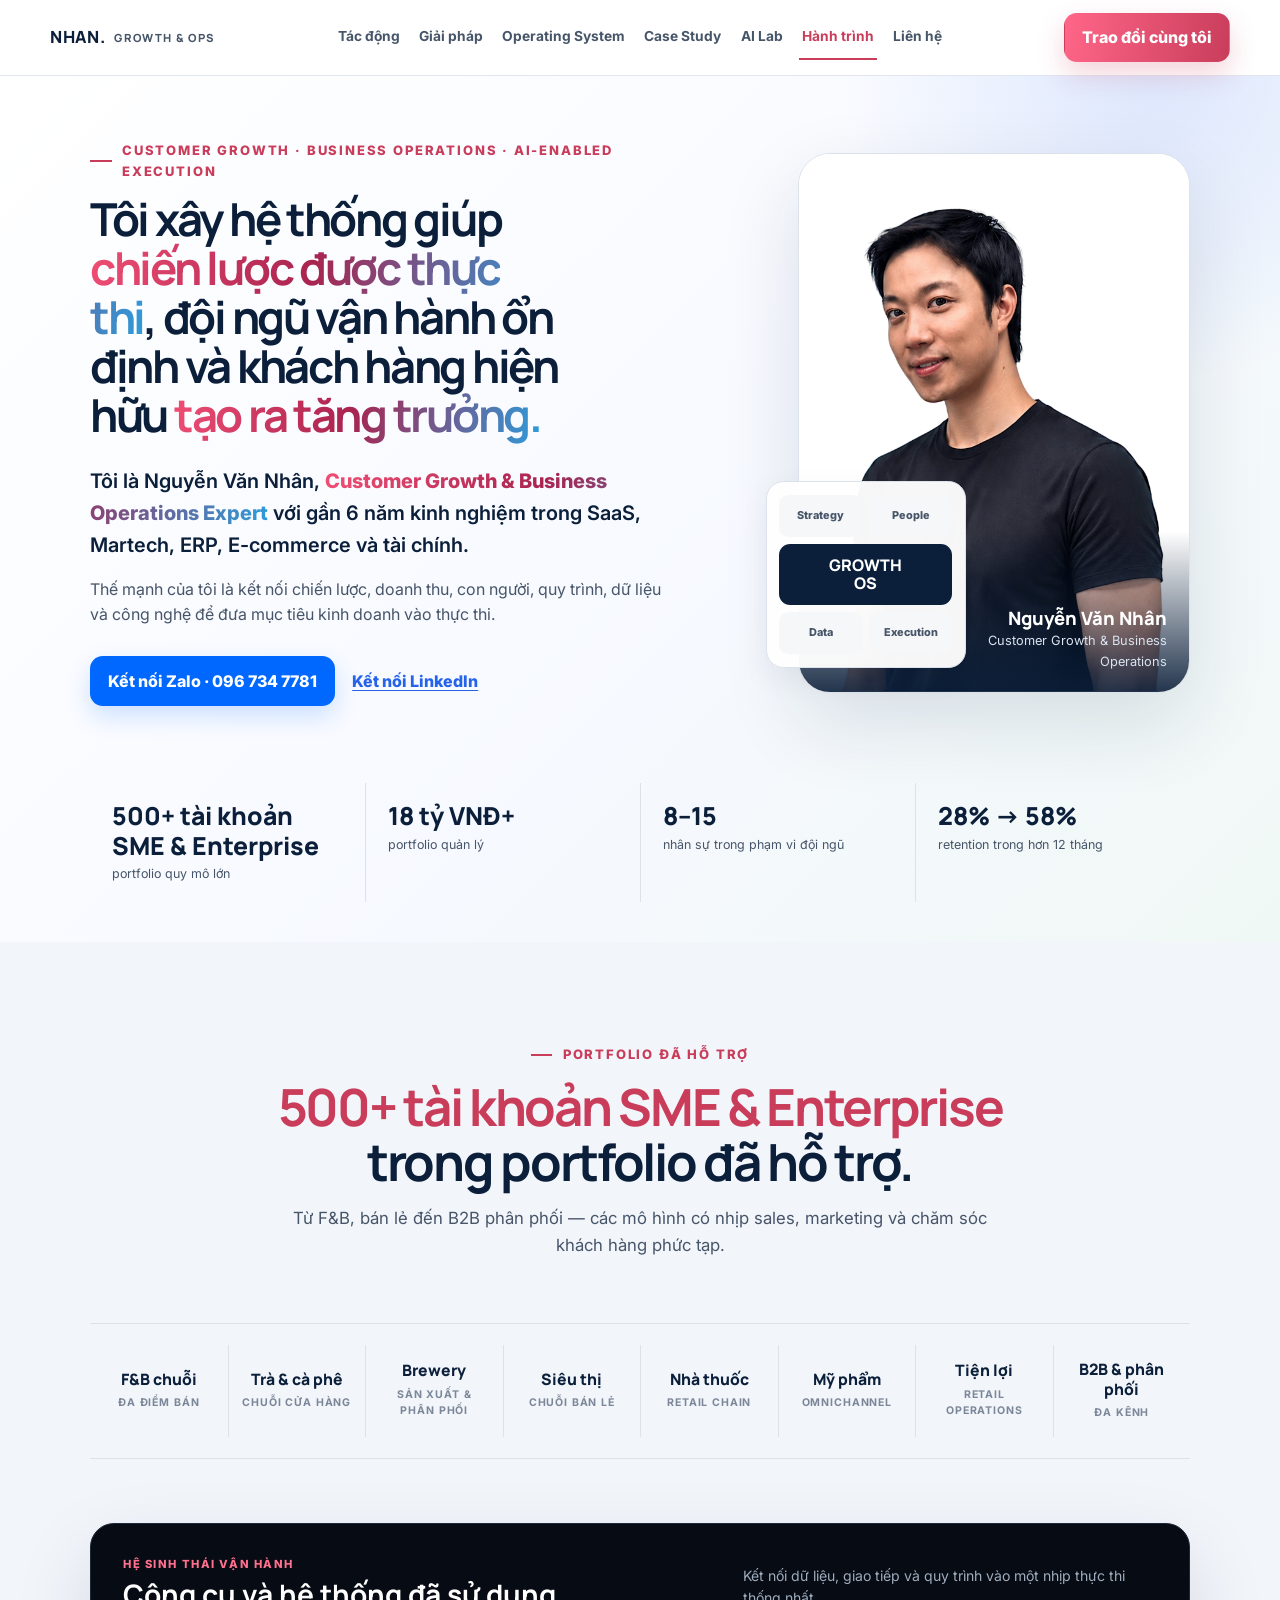
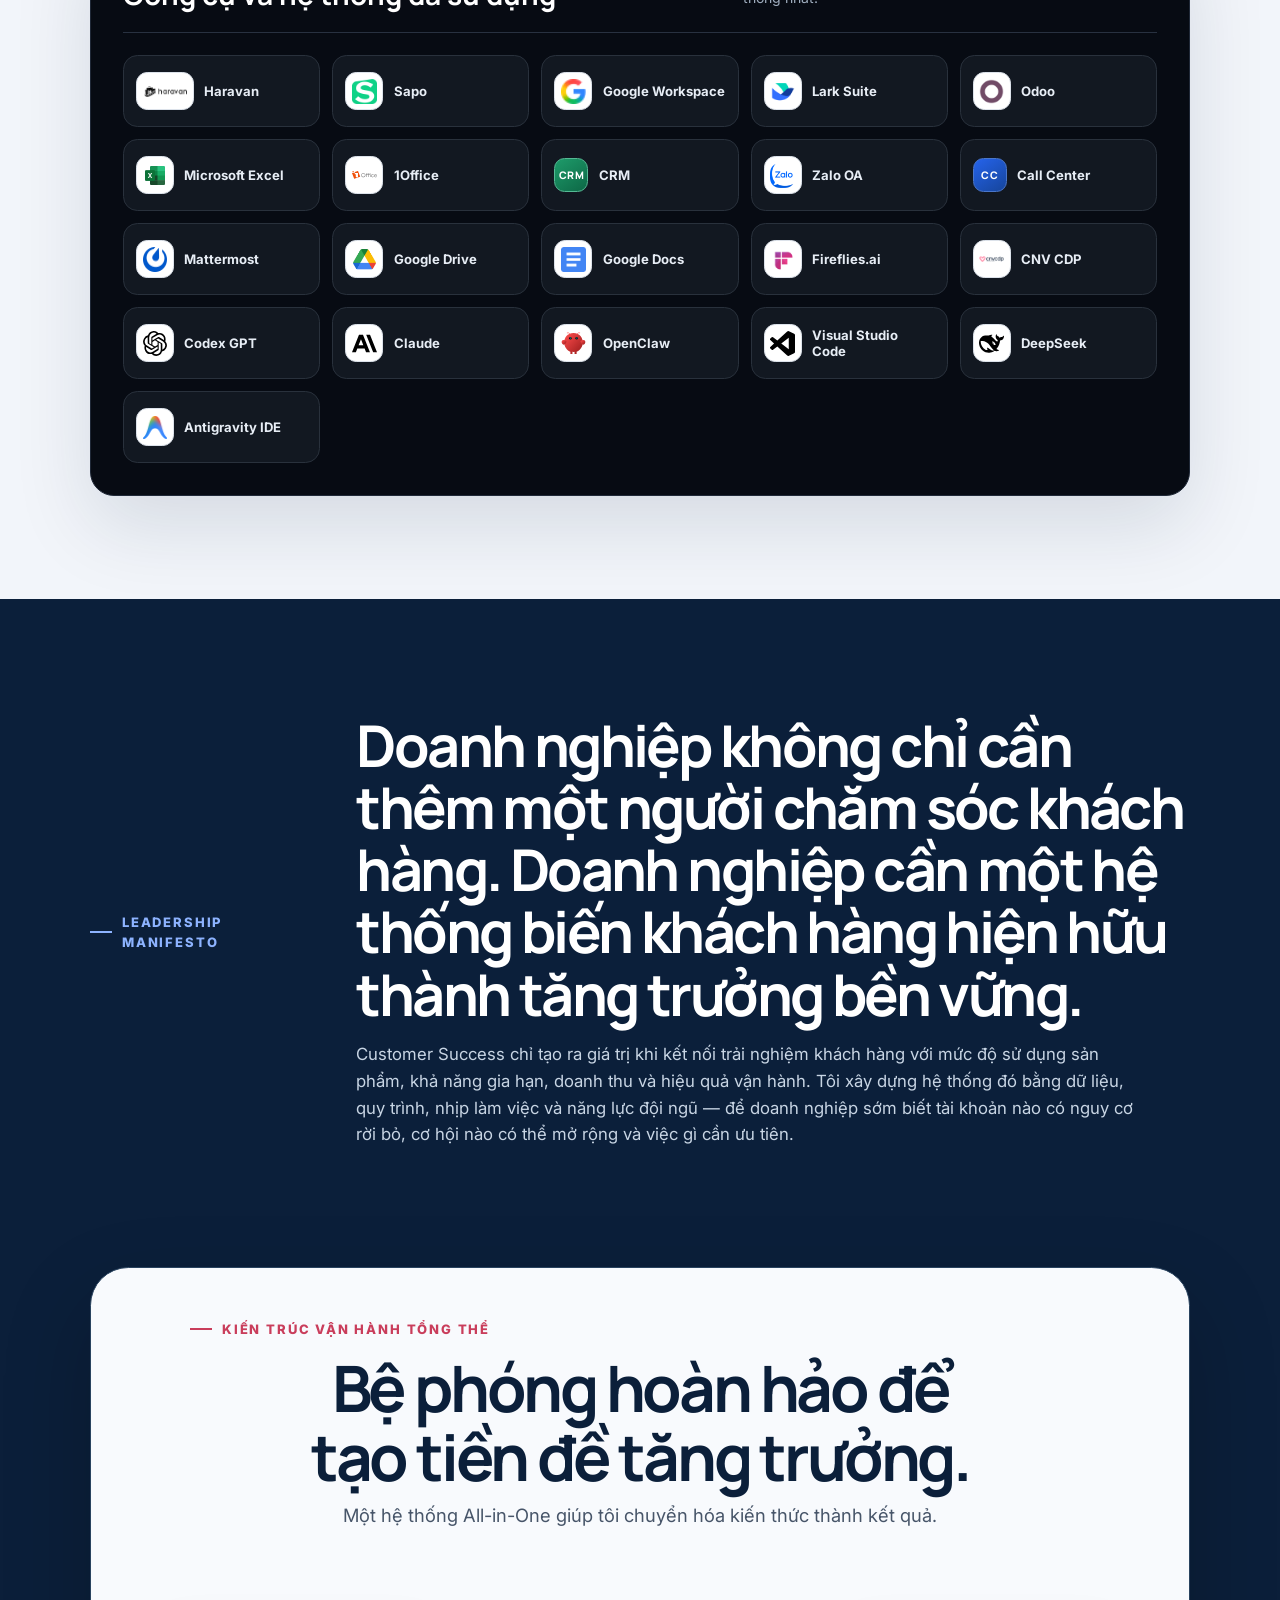
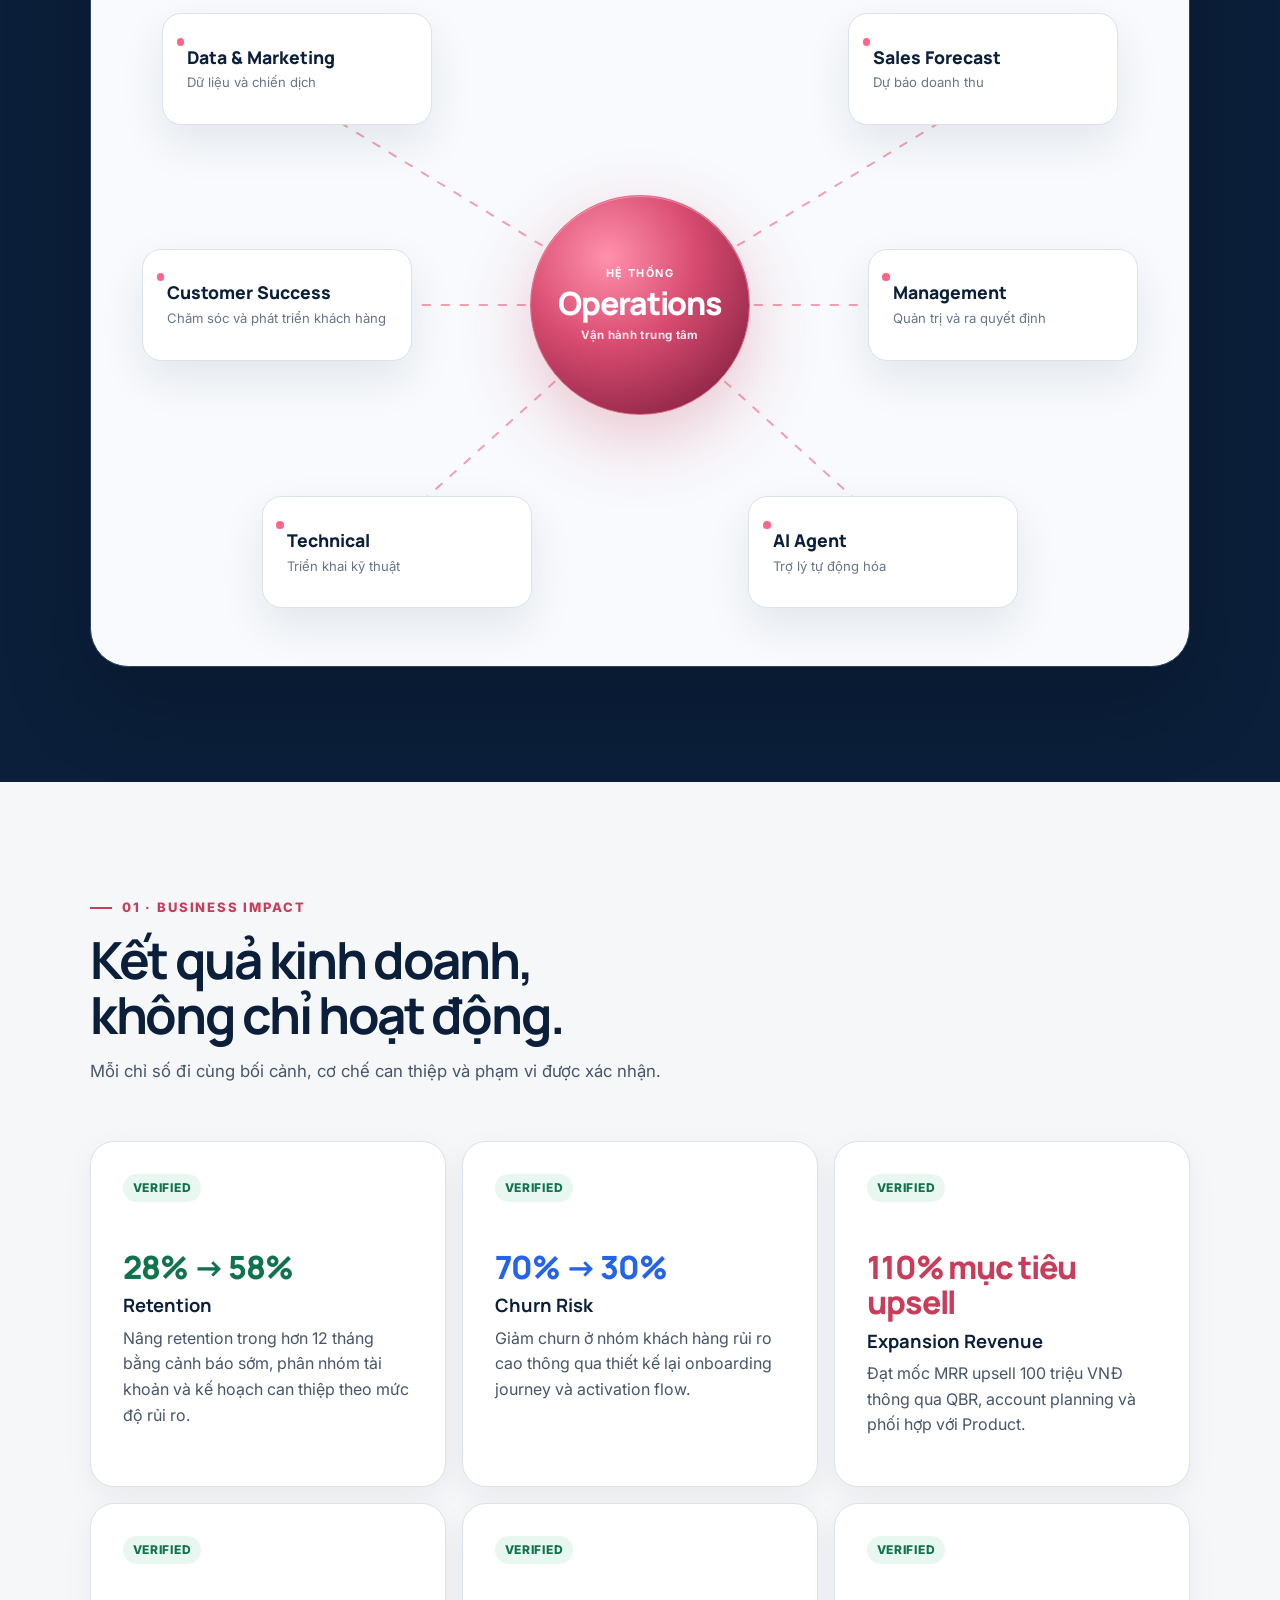
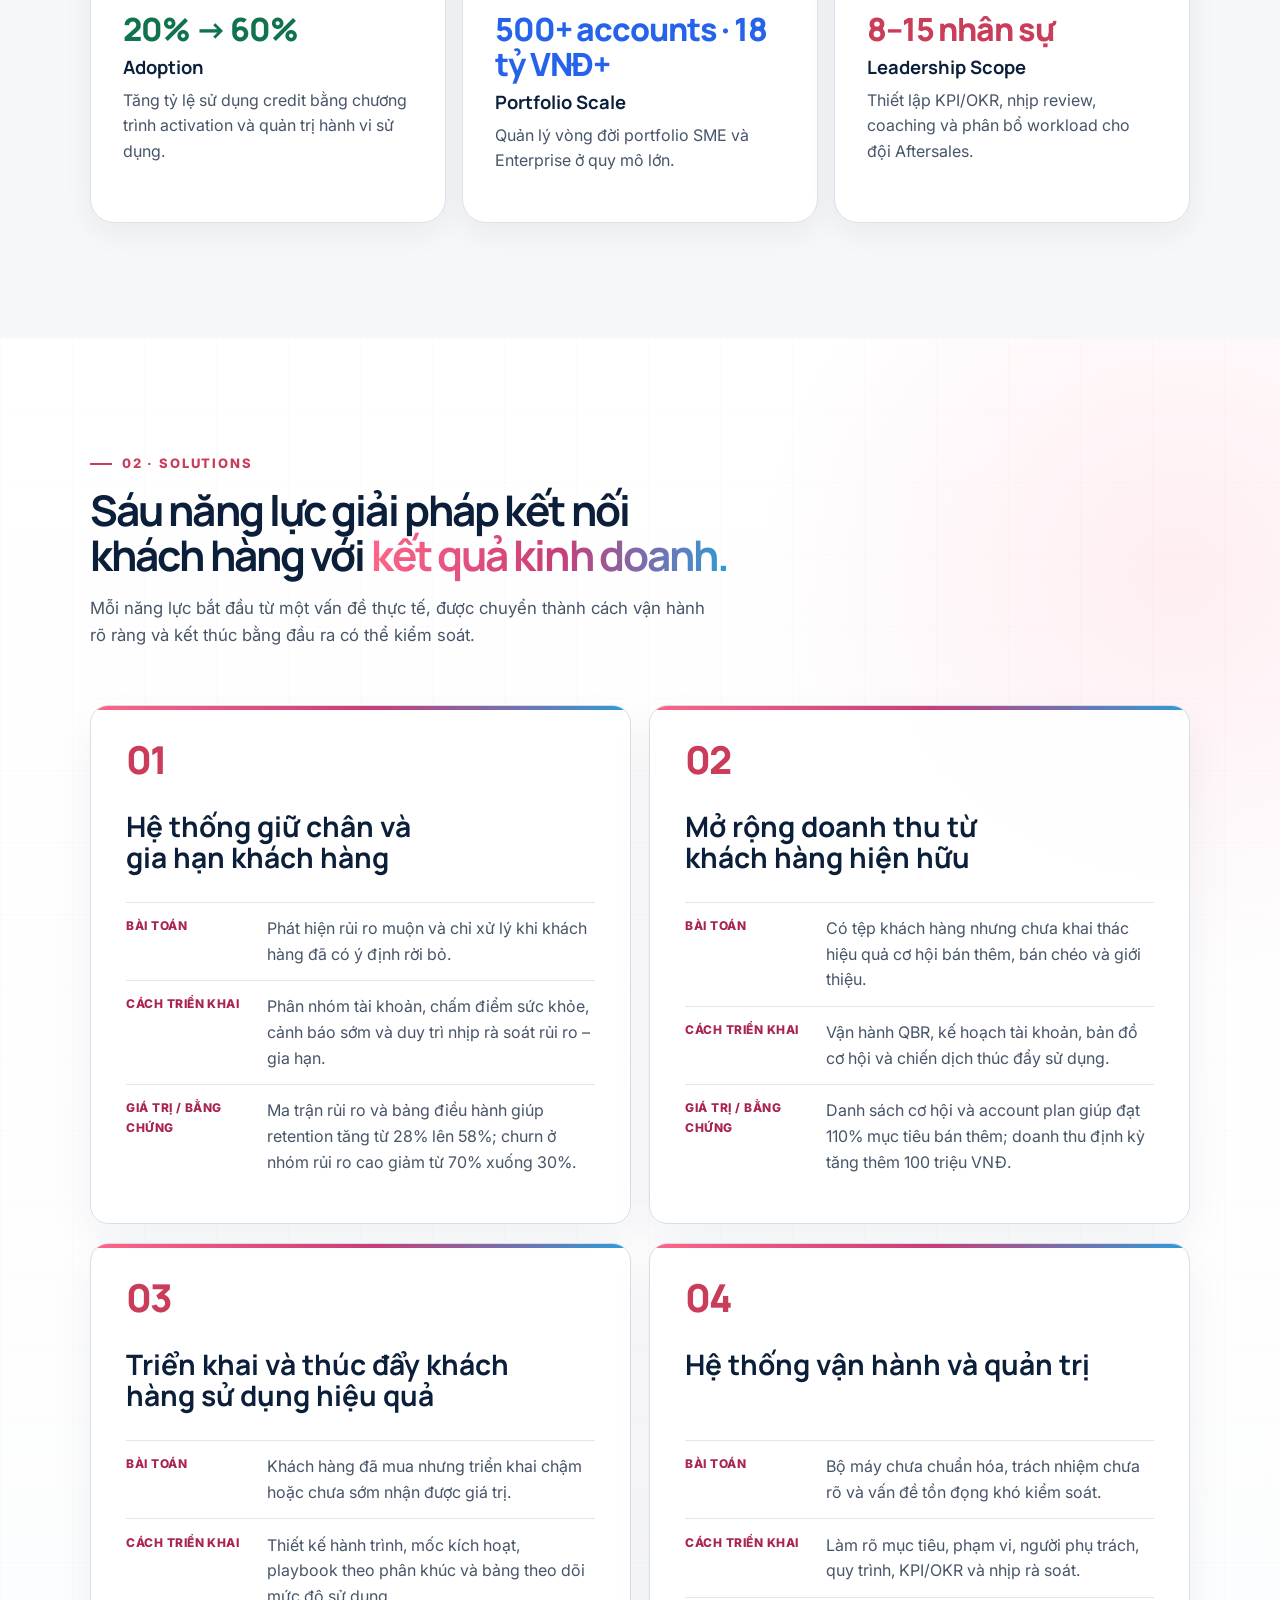
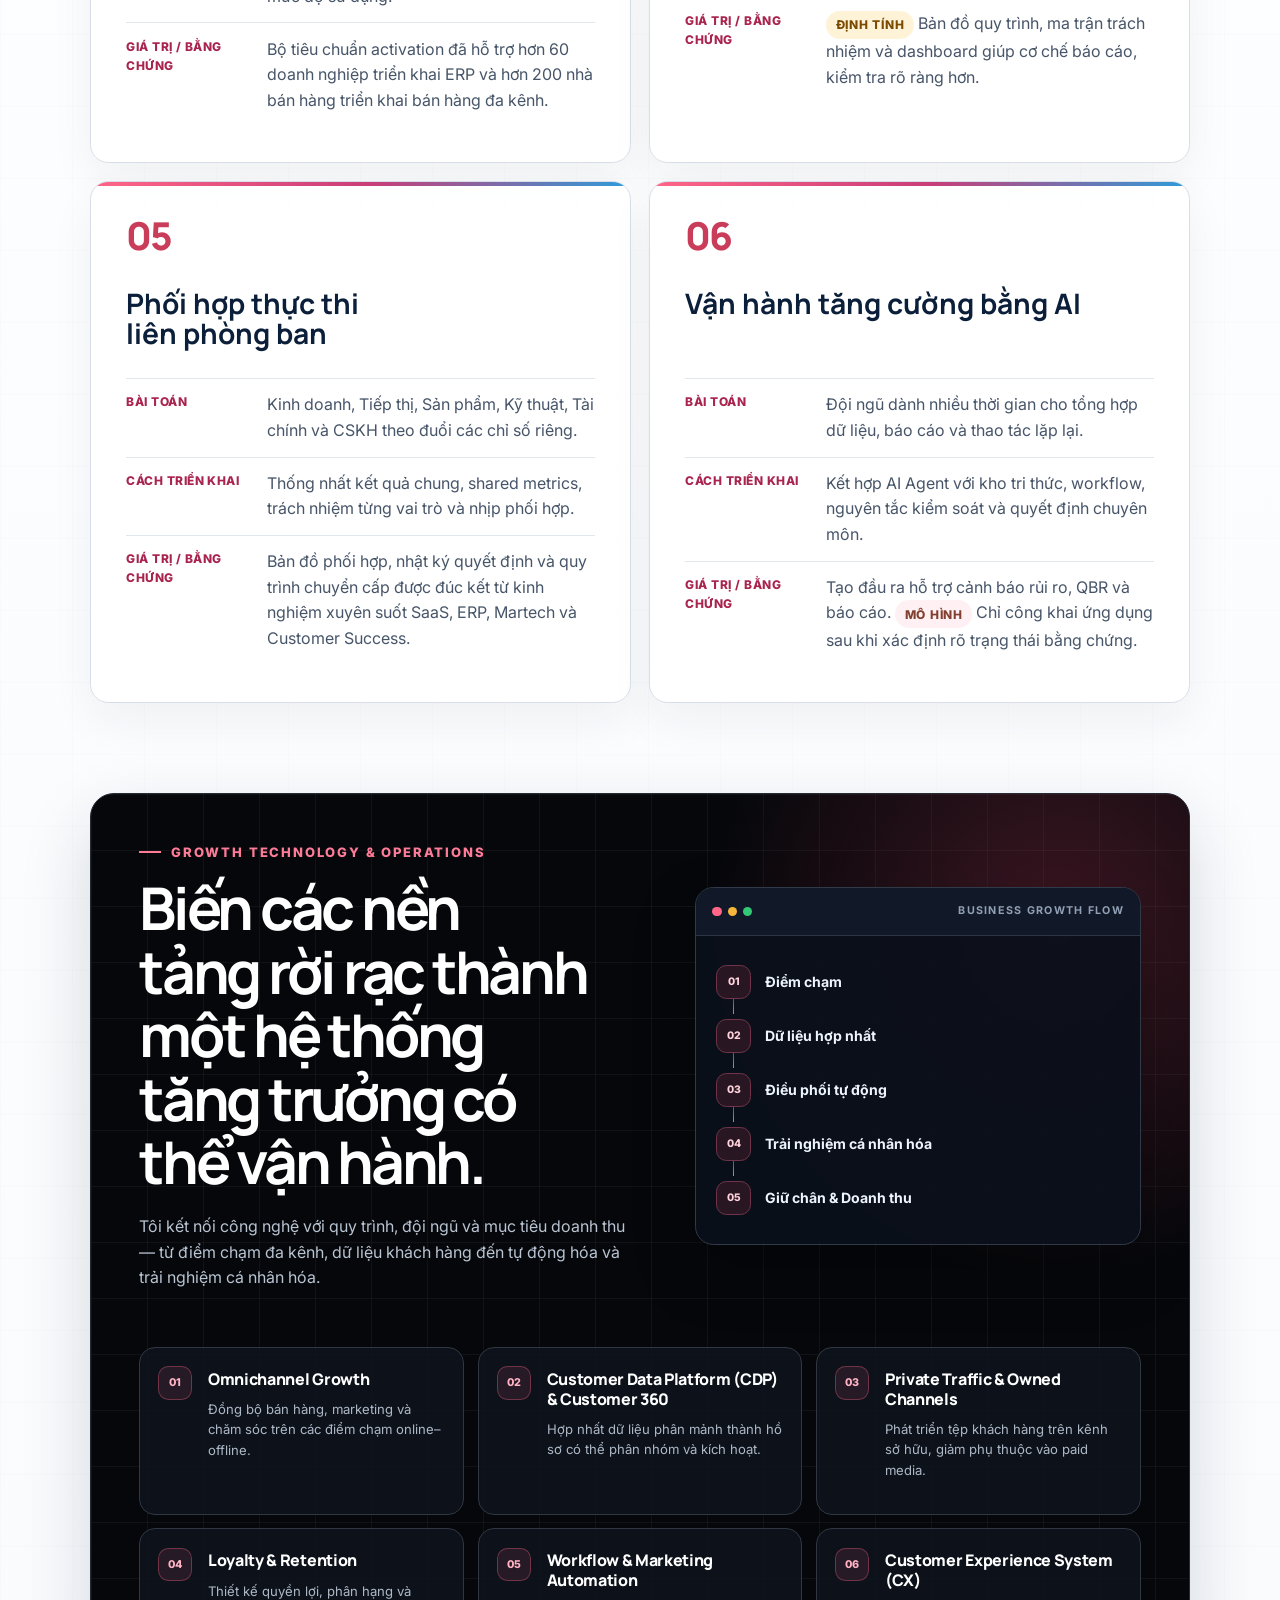
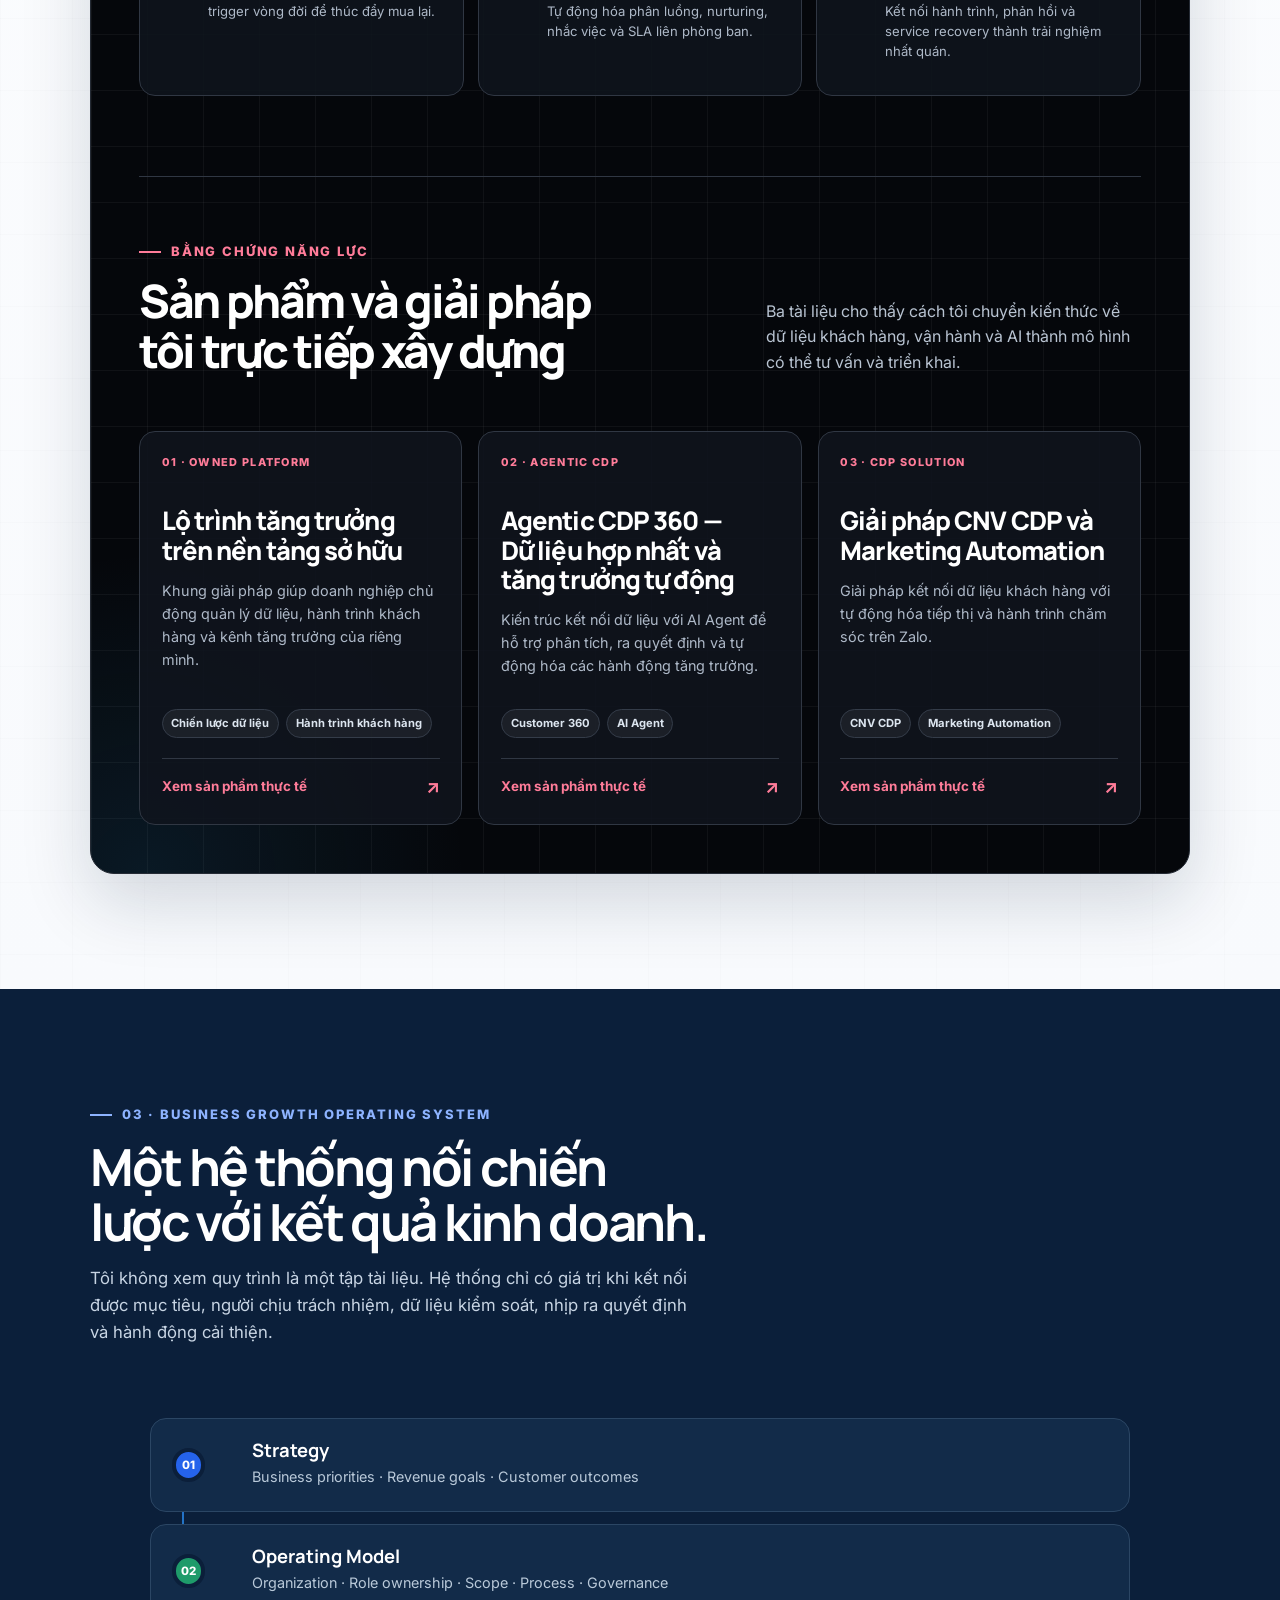
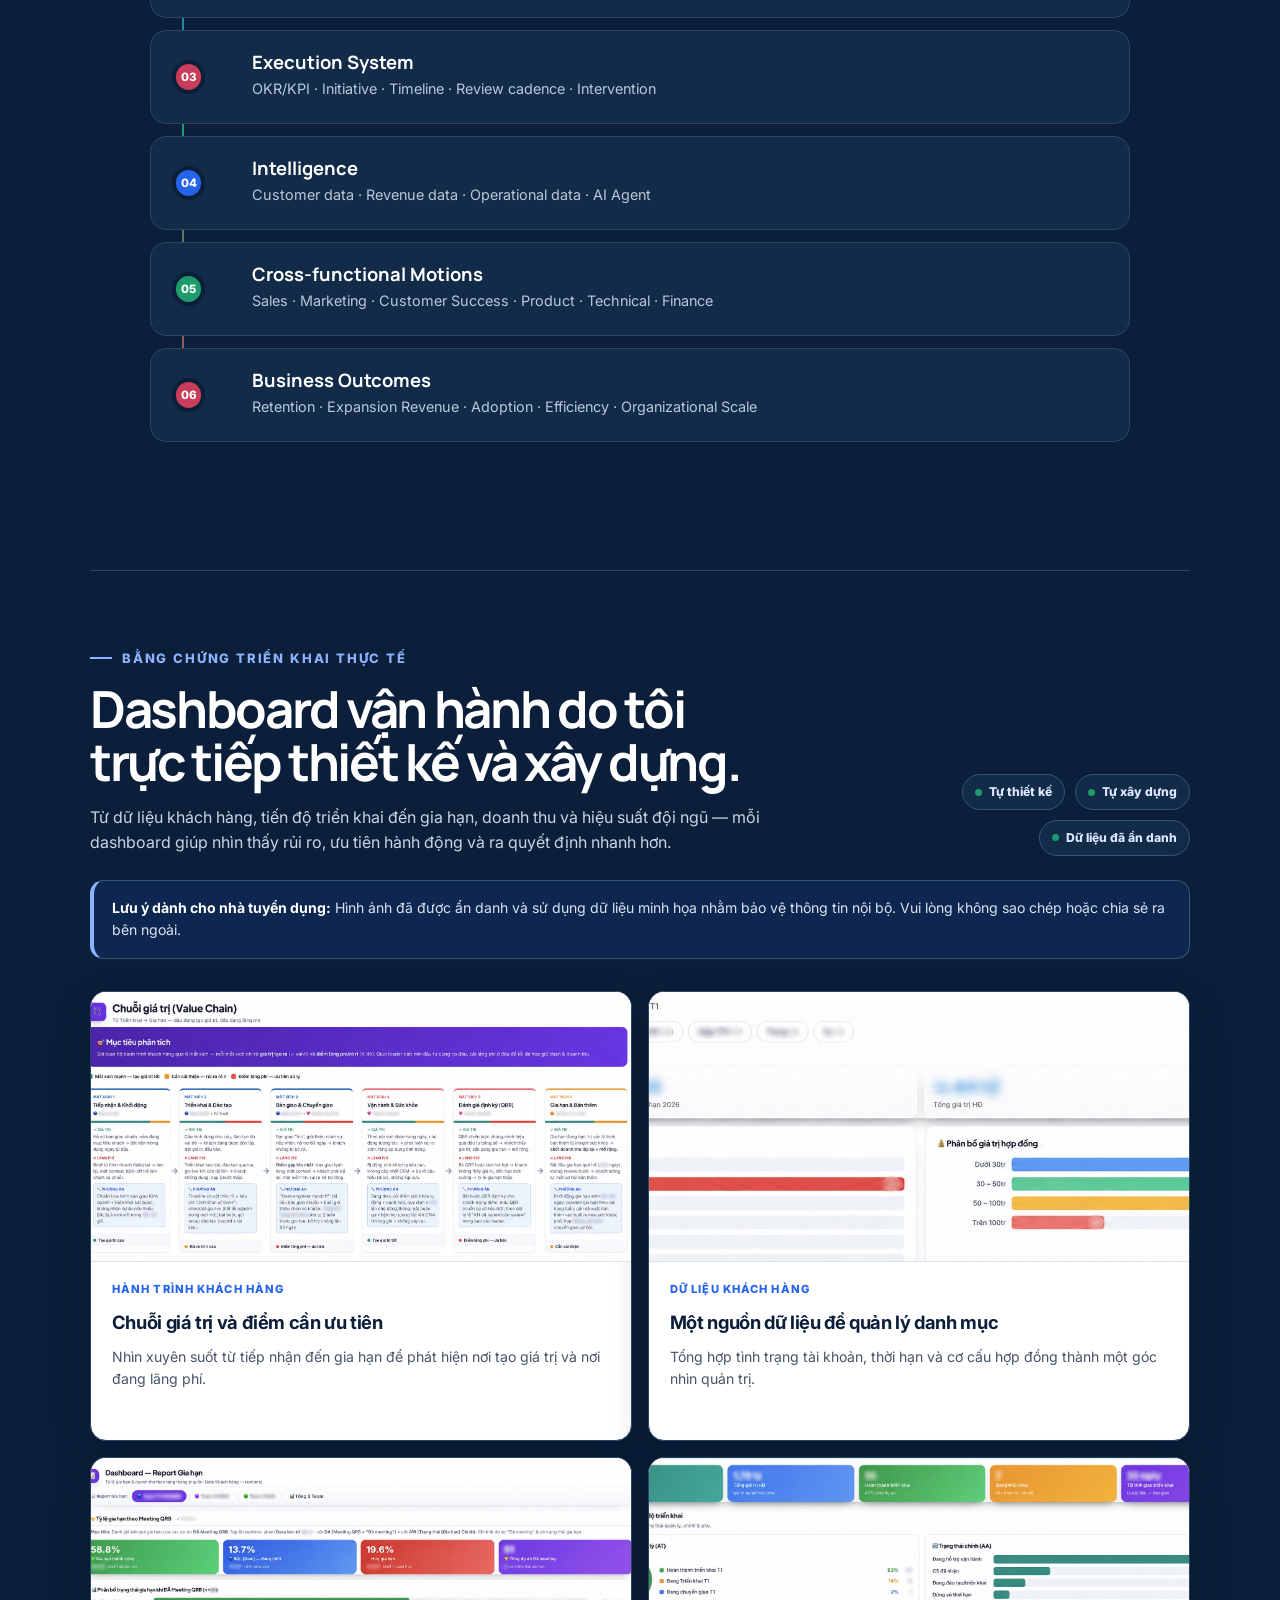
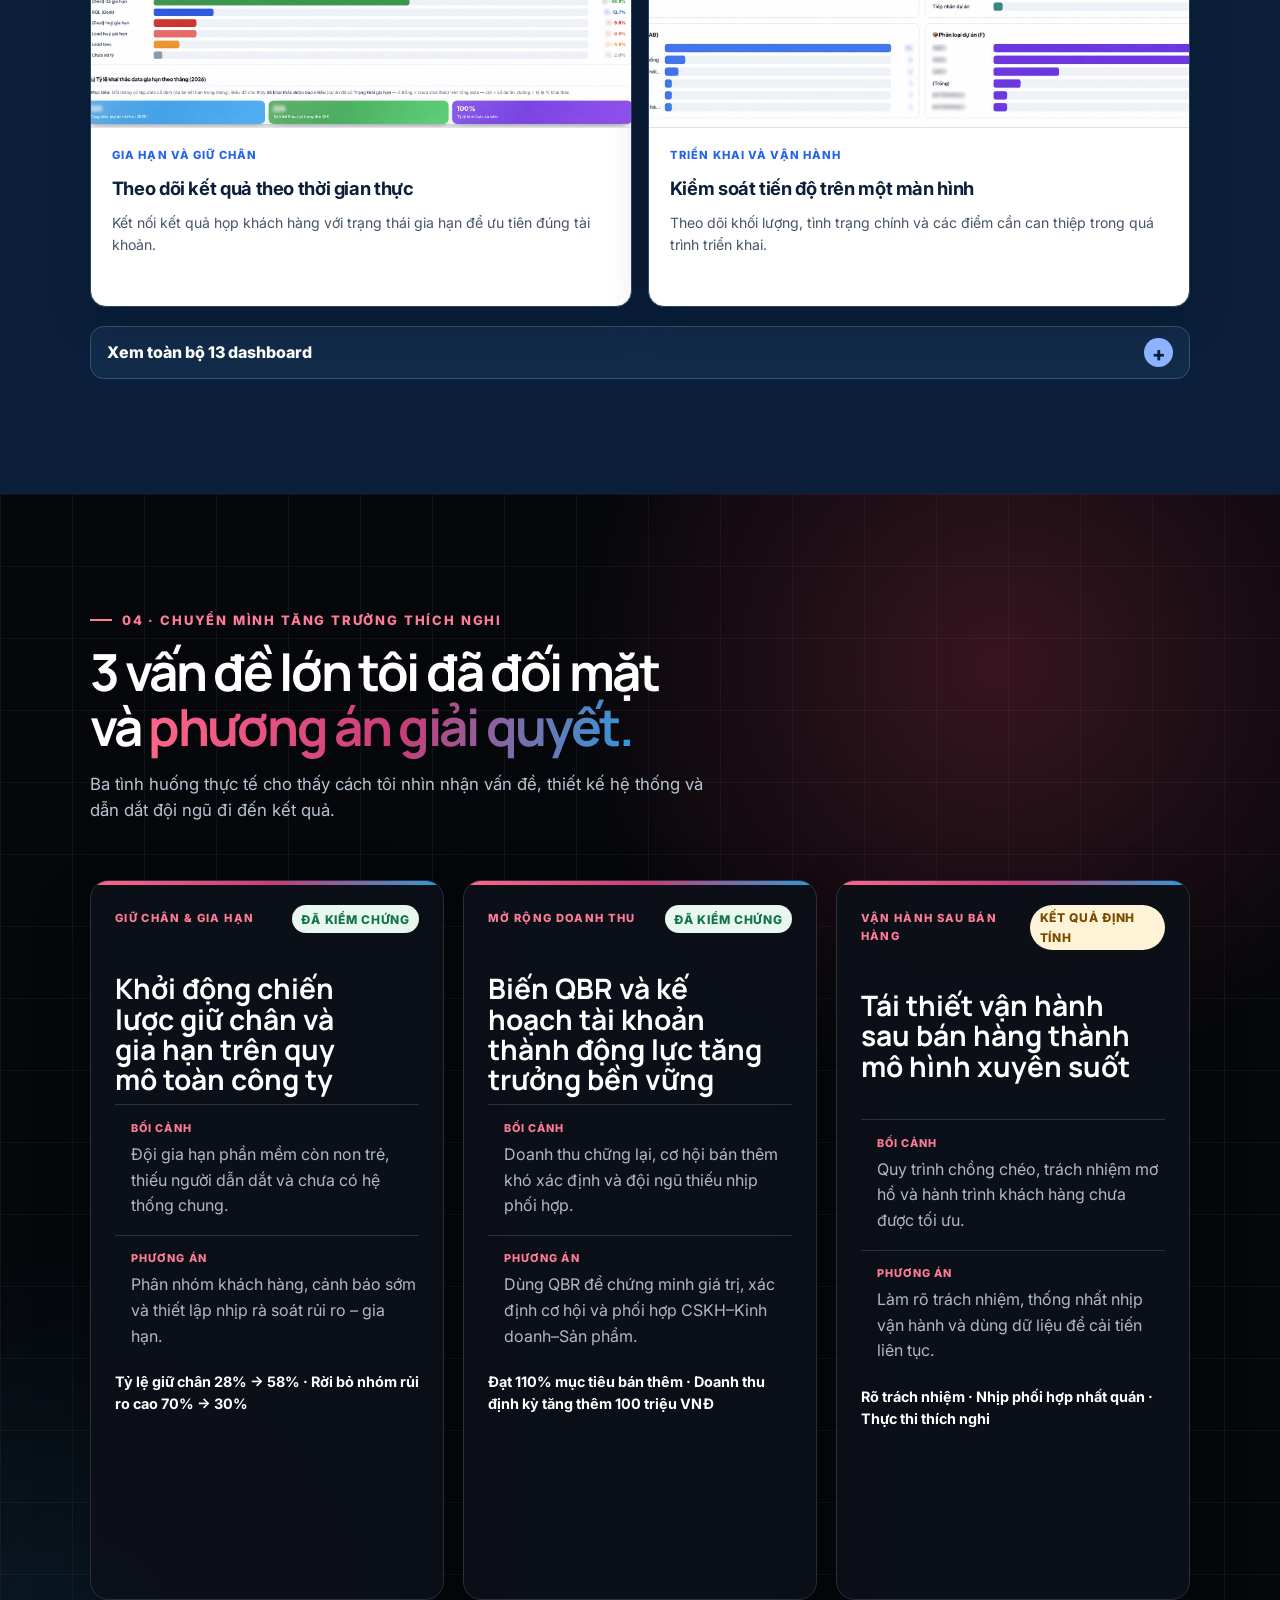
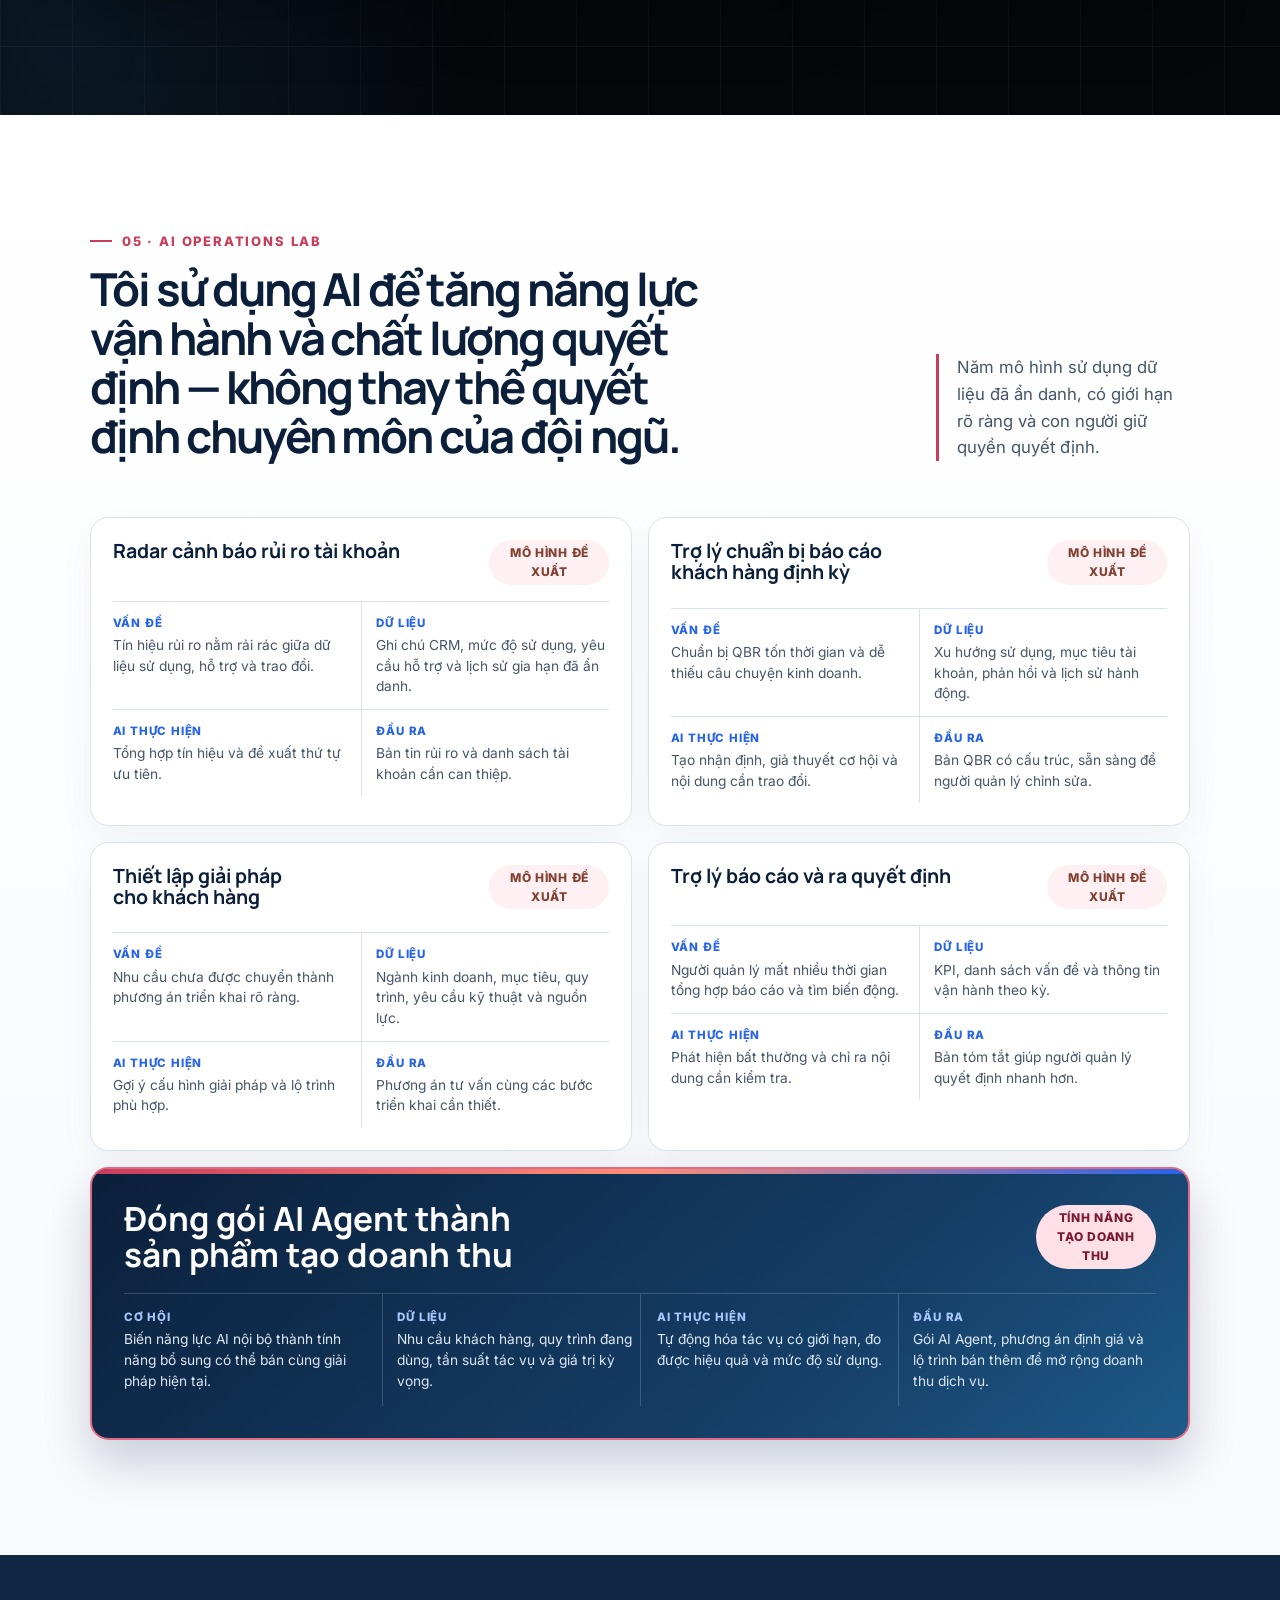
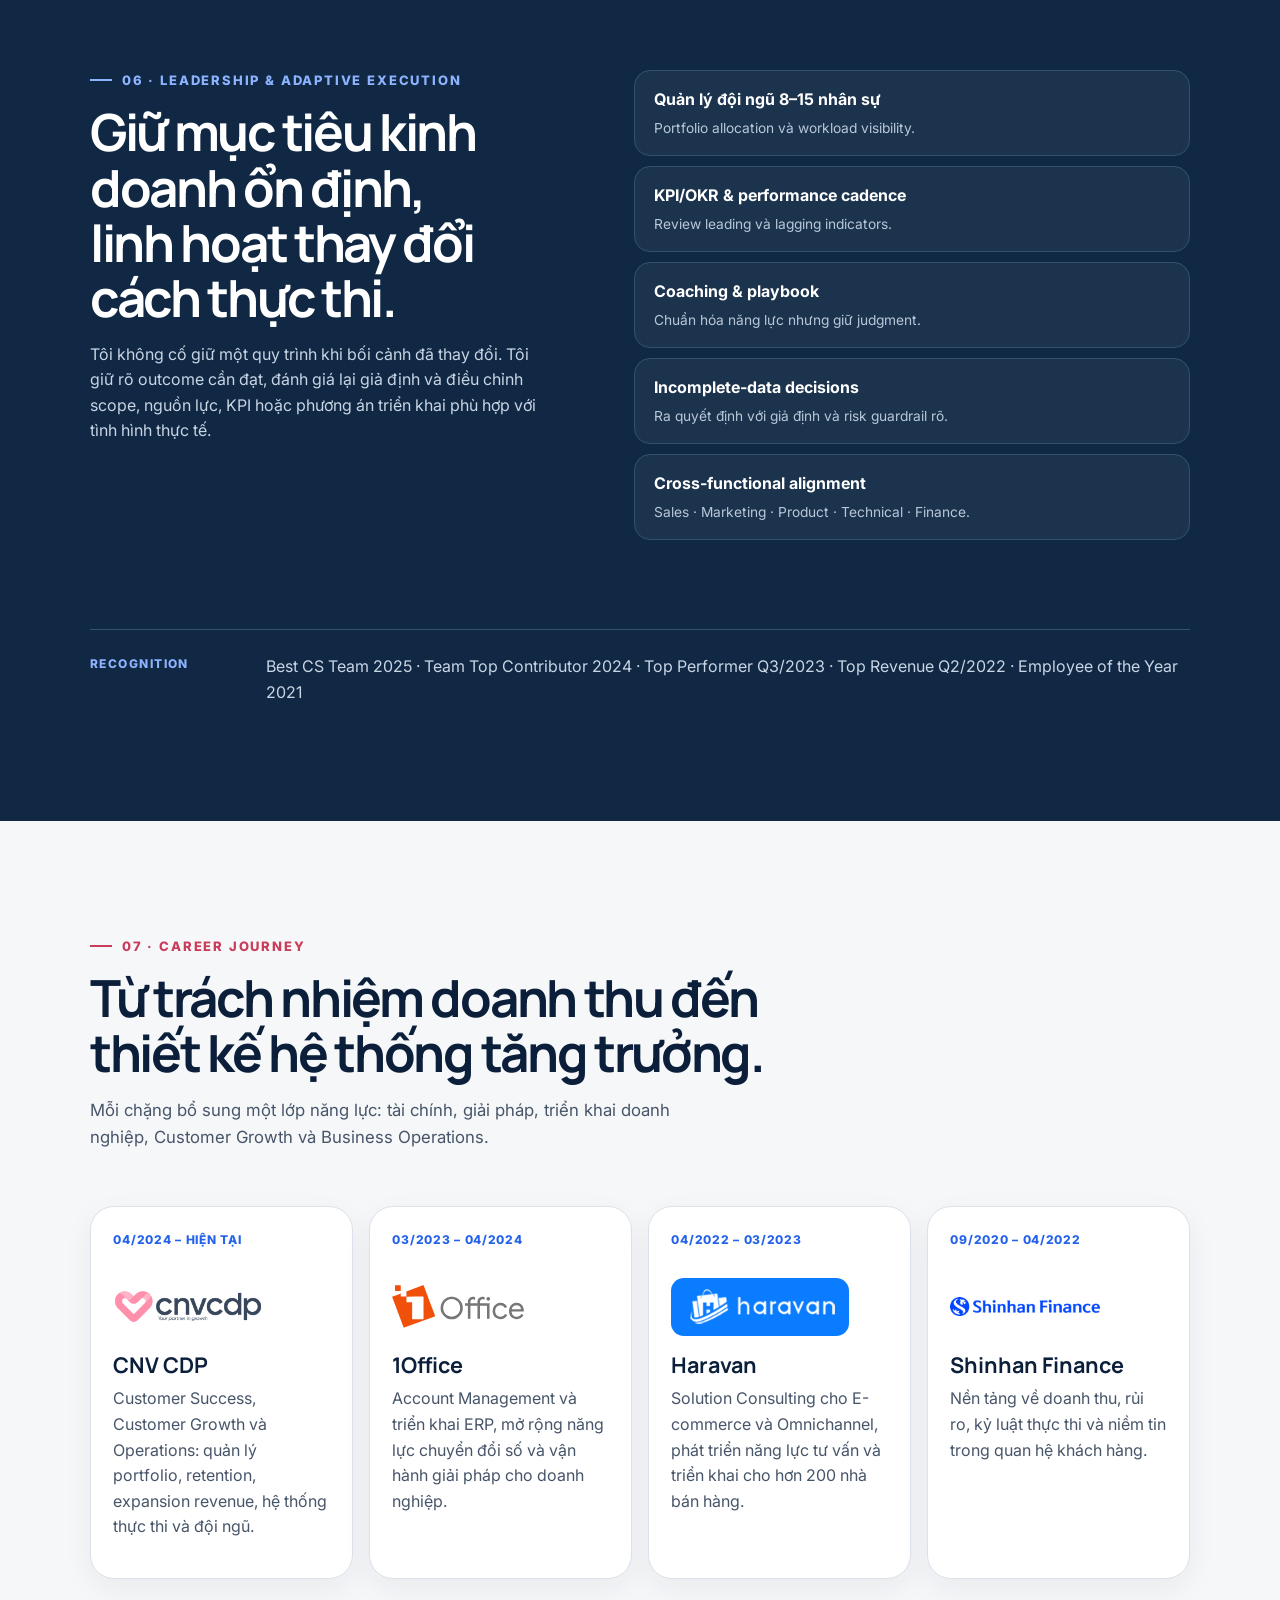
<file: index.html>
<!doctype html>
<html lang="vi">
  <head>
    <meta charset="utf-8">
    <meta name="viewport" content="width=device-width, initial-scale=1">
    <meta name="description" content="Portfolio của Nguyễn Văn Nhân — Customer Growth &amp; Business Operations Expert với kinh nghiệm xây hệ thống retention, expansion revenue, Customer Success Operations và AI-enabled execution.">
    <link rel="canonical" href="https://friendvannhan-hue.github.io/nguyen-van-nhan-portfolio/">
    <meta property="og:type" content="website">
    <meta property="og:locale" content="vi_VN">
    <meta property="og:title" content="Nguyễn Văn Nhân | Customer Growth &amp; Business Operations Expert">
    <meta property="og:description" content="Customer Growth, retention, expansion revenue, Business Operations và AI-enabled execution.">
    <meta property="og:url" content="https://friendvannhan-hue.github.io/nguyen-van-nhan-portfolio/">
    <meta property="og:image" content="https://friendvannhan-hue.github.io/nguyen-van-nhan-portfolio/assets/images/og-portfolio.png">
    <meta name="twitter:card" content="summary_large_image">
    <title>Nguyễn Văn Nhân | Customer Growth &amp; Business Operations Expert</title>
    <link rel="icon" href="assets/images/favicon.svg" type="image/svg+xml">
    <link rel="stylesheet" href="assets/css/styles.css">
  </head>
  <body>
    <a class="skip-link" href="#main-content">Bỏ qua điều hướng</a>
    <header class="site-header">
      <a class="wordmark" href="#hero" aria-label="Nguyễn Văn Nhân — về đầu trang">NHAN.<span>GROWTH &amp; OPS</span></a>
      <details class="nav-disclosure" open data-nav-disclosure>
        <summary data-menu-toggle>Menu</summary>
        <nav id="primary-navigation" data-primary-nav aria-label="Điều hướng chính">
          <a data-section-link href="#impact">Tác động</a>
          <a data-section-link href="#solutions">Giải pháp</a>
          <a data-section-link href="#operating-system">Operating System</a>
          <a data-section-link href="#case-studies">Case Study</a>
          <a data-section-link href="#ai-lab">AI Lab</a>
          <a data-section-link href="#experience">Hành trình</a>
          <a data-section-link href="#contact">Liên hệ</a>
        </nav>
      </details>
      <a class="header-cta" href="#contact">Trao đổi cùng tôi</a>
    </header>

    <main id="main-content">
      <section id="hero" class="hero" aria-labelledby="hero-title">
        <div class="section-shell hero-grid">
          <div class="hero-copy">
            <p class="eyebrow">CUSTOMER GROWTH · BUSINESS OPERATIONS · AI-ENABLED EXECUTION</p>
            <h1 id="hero-title">Tôi xây hệ thống giúp <span class="hero-gradient">chiến lược được thực thi</span>, đội ngũ vận hành ổn định và khách hàng hiện hữu <span class="hero-gradient">tạo ra tăng trưởng.</span></h1>
            <p class="hero-lede">Tôi là Nguyễn Văn Nhân, <span class="hero-gradient">Customer Growth &amp; Business Operations Expert</span> với gần 6 năm kinh nghiệm trong SaaS, Martech, ERP, E-commerce và tài chính.</p>
            <p>Thế mạnh của tôi là kết nối chiến lược, doanh thu, con người, quy trình, dữ liệu và công nghệ để đưa mục tiêu kinh doanh vào thực thi.</p>
            <div class="hero-actions" aria-label="Hành động chính">
              <a class="button button-zalo" href="https://zalo.me/0967347781">Kết nối Zalo · 096 734 7781</a>
              <a class="text-link" href="https://www.linkedin.com/in/nguyenvannhan/">Kết nối LinkedIn</a>
            </div>
          </div>
          <div class="hero-visual">
            <div class="portrait-frame">
              <img class="hero-portrait-cutout" src="assets/images/nguyen-van-nhan-hero-cutout.png" width="1470" height="1756" alt="Nguyễn Văn Nhân, Customer Growth &amp; Business Operations Expert">
              <p><strong>Nguyễn Văn Nhân</strong><span>Customer Growth &amp; Business Operations</span></p>
            </div>
            <div class="hero-model" role="img" aria-label="Mô hình kết nối chiến lược, con người, dữ liệu và tăng trưởng">
              <span>Strategy</span><span>People</span><strong>GROWTH<br>OS</strong><span>Data</span><span>Execution</span>
            </div>
          </div>
        </div>
        <div class="proof-strip section-shell" aria-label="Quy mô và kết quả nổi bật">
          <p><strong>500+ tài khoản SME &amp; Enterprise</strong><span>portfolio quy mô lớn</span></p>
          <p><strong>18 tỷ VNĐ+</strong><span>portfolio quản lý</span></p>
          <p><strong>8–15</strong><span>nhân sự trong phạm vi đội ngũ</span></p>
          <p><strong>28% → 58%</strong><span>retention trong hơn 12 tháng</span></p>
        </div>
      </section>

      <section class="client-ecosystem" aria-labelledby="client-ecosystem-title">
        <div class="section-shell">
          <div class="client-proof reveal">
            <p class="eyebrow">PORTFOLIO ĐÃ HỖ TRỢ</p>
            <h2 id="client-ecosystem-title"><span>500+ tài khoản SME &amp; Enterprise</span> trong portfolio đã hỗ trợ.</h2>
            <p class="client-proof-copy">Từ F&amp;B, bán lẻ đến B2B phân phối — các mô hình có nhịp sales, marketing và chăm sóc khách hàng phức tạp.</p>
            <ul class="client-segments" aria-label="Các nhóm ngành trong phạm vi portfolio">
              <li class="client-segment"><strong>F&amp;B chuỗi</strong><span>Đa điểm bán</span></li>
              <li class="client-segment"><strong>Trà &amp; cà phê</strong><span>Chuỗi cửa hàng</span></li>
              <li class="client-segment"><strong>Brewery</strong><span>Sản xuất &amp; phân phối</span></li>
              <li class="client-segment"><strong>Siêu thị</strong><span>Chuỗi bán lẻ</span></li>
              <li class="client-segment"><strong>Nhà thuốc</strong><span>Retail chain</span></li>
              <li class="client-segment"><strong>Mỹ phẩm</strong><span>Omnichannel</span></li>
              <li class="client-segment"><strong>Tiện lợi</strong><span>Retail operations</span></li>
              <li class="client-segment"><strong>B2B &amp; phân phối</strong><span>Đa kênh</span></li>
            </ul>
          </div>

          <div class="tool-ecosystem reveal" aria-labelledby="tool-ecosystem-title">
            <div class="tool-heading">
              <div>
                <p class="tool-eyebrow">HỆ SINH THÁI VẬN HÀNH</p>
                <h3 id="tool-ecosystem-title">Công cụ và hệ thống đã sử dụng</h3>
              </div>
              <p>Kết nối dữ liệu, giao tiếp và quy trình vào một nhịp thực thi thống nhất.</p>
            </div>
            <ul class="tool-grid" aria-label="Danh sách công cụ và hệ thống">
              <li class="tool-card"><span class="tool-logo-frame tool-logo-frame-wide"><img class="tool-logo tool-logo-haravan" src="assets/images/logo-haravan.png" width="194" height="45" loading="lazy" alt="Logo Haravan"></span><strong>Haravan</strong></li>
              <li class="tool-card"><span class="tool-logo-frame"><img class="tool-logo" src="assets/images/tool-sapo.png" width="128" height="128" loading="lazy" alt="Logo Sapo"></span><strong>Sapo</strong></li>
              <li class="tool-card"><span class="tool-logo-frame"><img class="tool-logo" src="assets/images/tool-google-workspace.png" width="20" height="20" loading="lazy" alt="Logo Google Workspace"></span><strong>Google Workspace</strong></li>
              <li class="tool-card"><span class="tool-logo-frame"><img class="tool-logo" src="assets/images/tool-lark.png" width="128" height="128" loading="lazy" alt="Logo Lark Suite"></span><strong>Lark Suite</strong></li>
              <li class="tool-card"><span class="tool-logo-frame"><img class="tool-logo" src="assets/images/tool-odoo.png" width="32" height="32" loading="lazy" alt="Logo Odoo"></span><strong>Odoo</strong></li>
              <li class="tool-card"><span class="tool-logo-frame"><img class="tool-logo" src="assets/images/tool-excel.png" width="96" height="96" loading="lazy" alt="Logo Microsoft Excel"></span><strong>Microsoft Excel</strong></li>
              <li class="tool-card"><span class="tool-logo-frame"><img class="tool-logo" src="assets/images/logo-1office.svg" width="777" height="260" loading="lazy" alt="Logo 1Office"></span><strong>1Office</strong></li>
              <li class="tool-card"><span class="tool-mark" aria-hidden="true">CRM</span><strong>CRM</strong></li>
              <li class="tool-card"><span class="tool-logo-frame"><img class="tool-logo" src="assets/images/tool-zalo.png" width="96" height="96" loading="lazy" alt="Logo Zalo OA"></span><strong>Zalo OA</strong></li>
              <li class="tool-card"><span class="tool-mark" aria-hidden="true">CC</span><strong>Call Center</strong></li>
              <li class="tool-card"><span class="tool-logo-frame"><img class="tool-logo" src="assets/images/tool-mattermost.png" width="24" height="24" loading="lazy" alt="Logo Mattermost"></span><strong>Mattermost</strong></li>
              <li class="tool-card"><span class="tool-logo-frame"><img class="tool-logo" src="assets/images/tool-google-drive.png" width="96" height="96" loading="lazy" alt="Logo Google Drive"></span><strong>Google Drive</strong></li>
              <li class="tool-card"><span class="tool-logo-frame"><img class="tool-logo" src="assets/images/tool-google-docs.png" width="32" height="32" loading="lazy" alt="Logo Google Docs"></span><strong>Google Docs</strong></li>
              <li class="tool-card"><span class="tool-logo-frame"><img class="tool-logo" src="assets/images/tool-fireflies.png" width="128" height="128" loading="lazy" alt="Logo Fireflies.ai"></span><strong>Fireflies.ai</strong></li>
              <li class="tool-card"><span class="tool-logo-frame"><img class="tool-logo" src="assets/images/logo-cnv-cdp.png" width="1024" height="239" loading="lazy" alt="Logo CNV CDP"></span><strong>CNV CDP</strong></li>
              <li class="tool-card"><span class="tool-logo-frame"><img class="tool-logo" src="assets/images/tool-codex.svg" width="24" height="24" loading="lazy" alt="Logo Codex GPT"></span><strong>Codex GPT</strong></li>
              <li class="tool-card"><span class="tool-logo-frame"><img class="tool-logo" src="assets/images/tool-claude.svg" width="24" height="24" loading="lazy" alt="Logo Claude"></span><strong>Claude</strong></li>
              <li class="tool-card"><span class="tool-logo-frame"><img class="tool-logo" src="assets/images/tool-openclaw.svg" width="120" height="120" loading="lazy" alt="Logo OpenClaw"></span><strong>OpenClaw</strong></li>
              <li class="tool-card"><span class="tool-logo-frame"><img class="tool-logo" src="assets/images/tool-vscode.svg" width="24" height="24" loading="lazy" alt="Logo Visual Studio Code"></span><strong>Visual Studio Code</strong></li>
              <li class="tool-card"><span class="tool-logo-frame"><img class="tool-logo" src="assets/images/tool-deepseek.svg" width="24" height="24" loading="lazy" alt="Logo DeepSeek"></span><strong>DeepSeek</strong></li>
              <li class="tool-card"><span class="tool-logo-frame"><img class="tool-logo" src="assets/images/tool-antigravity.png" width="200" height="184" loading="lazy" alt="Logo Antigravity IDE"></span><strong>Antigravity IDE</strong></li>
            </ul>
          </div>
        </div>
      </section>

      <section id="manifesto" class="manifesto" aria-labelledby="manifesto-title">
        <div class="section-shell manifesto-grid reveal">
          <p class="eyebrow">LEADERSHIP MANIFESTO</p>
          <div>
            <h2 id="manifesto-title">Doanh nghiệp không chỉ cần thêm một người chăm sóc khách hàng. Doanh nghiệp cần một hệ thống biến khách hàng hiện hữu thành tăng trưởng bền vững.</h2>
            <p>Customer Success chỉ tạo ra giá trị khi kết nối trải nghiệm khách hàng với mức độ sử dụng sản phẩm, khả năng gia hạn, doanh thu và hiệu quả vận hành. Tôi xây dựng hệ thống đó bằng dữ liệu, quy trình, nhịp làm việc và năng lực đội ngũ — để doanh nghiệp sớm biết tài khoản nào có nguy cơ rời bỏ, cơ hội nào có thể mở rộng và việc gì cần ưu tiên.</p>
          </div>
        </div>

        <div class="section-shell">
          <div class="operations-architecture reveal" aria-labelledby="operations-architecture-title">
            <div class="operations-intro">
              <p class="eyebrow">KIẾN TRÚC VẬN HÀNH TỔNG THỂ</p>
              <h3 id="operations-architecture-title">Bệ phóng hoàn hảo để tạo tiền đề tăng trưởng.</h3>
              <p>Một hệ thống All-in-One giúp tôi chuyển hóa kiến thức thành kết quả.</p>
            </div>

            <div class="operations-map" role="group" aria-label="Operations kết nối sáu nhóm năng lực vận hành">
              <svg class="operations-connectors" viewBox="0 0 1000 620" preserveAspectRatio="none" aria-hidden="true" focusable="false">
                <line x1="500" y1="310" x2="170" y2="110"></line>
                <line x1="500" y1="310" x2="830" y2="110"></line>
                <line x1="500" y1="310" x2="145" y2="310"></line>
                <line x1="500" y1="310" x2="855" y2="310"></line>
                <line x1="500" y1="310" x2="255" y2="530"></line>
                <line x1="500" y1="310" x2="745" y2="530"></line>
              </svg>

              <div class="operations-core">
                <span>HỆ THỐNG</span>
                <strong>Operations</strong><span>Vận hành trung tâm</span>
              </div>

              <ul class="operations-modules">
                <li class="operations-module operations-module-data"><strong>Data &amp; Marketing</strong><span>Dữ liệu và chiến dịch</span></li>
                <li class="operations-module operations-module-sales"><strong>Sales Forecast</strong><span>Dự báo doanh thu</span></li>
                <li class="operations-module operations-module-success"><strong>Customer Success</strong><span>Chăm sóc và phát triển khách hàng</span></li>
                <li class="operations-module operations-module-management"><strong>Management</strong><span>Quản trị và ra quyết định</span></li>
                <li class="operations-module operations-module-technical"><strong>Technical</strong><span>Triển khai kỹ thuật</span></li>
                <li class="operations-module operations-module-ai"><strong>AI Agent</strong><span>Trợ lý tự động hóa</span></li>
              </ul>
            </div>
          </div>
        </div>
      </section>

      <section id="impact" class="section impact" aria-labelledby="impact-title">
        <div class="section-shell">
          <div class="section-intro reveal">
            <p class="eyebrow">01 · BUSINESS IMPACT</p>
            <h2 id="impact-title">Kết quả kinh doanh, không chỉ hoạt động.</h2>
            <p>Mỗi chỉ số đi cùng bối cảnh, cơ chế can thiệp và phạm vi được xác nhận.</p>
          </div>
          <div class="impact-grid reveal">
            <article class="impact-card"><span class="status status-verified">Verified</span><p class="metric">28% → 58%</p><h3>Retention</h3><p>Nâng retention trong hơn 12 tháng bằng cảnh báo sớm, phân nhóm tài khoản và kế hoạch can thiệp theo mức độ rủi ro.</p></article>
            <article class="impact-card"><span class="status status-verified">Verified</span><p class="metric">70% → 30%</p><h3>Churn Risk</h3><p>Giảm churn ở nhóm khách hàng rủi ro cao thông qua thiết kế lại onboarding journey và activation flow.</p></article>
            <article class="impact-card"><span class="status status-verified">Verified</span><p class="metric">110% mục tiêu upsell</p><h3>Expansion Revenue</h3><p>Đạt mốc MRR upsell 100 triệu VNĐ thông qua QBR, account planning và phối hợp với Product.</p></article>
            <article class="impact-card"><span class="status status-verified">Verified</span><p class="metric">20% → 60%</p><h3>Adoption</h3><p>Tăng tỷ lệ sử dụng credit bằng chương trình activation và quản trị hành vi sử dụng.</p></article>
            <article class="impact-card"><span class="status status-verified">Verified</span><p class="metric">500+ accounts · 18 tỷ VNĐ+</p><h3>Portfolio Scale</h3><p>Quản lý vòng đời portfolio SME và Enterprise ở quy mô lớn.</p></article>
            <article class="impact-card"><span class="status status-verified">Verified</span><p class="metric">8–15 nhân sự</p><h3>Leadership Scope</h3><p>Thiết lập KPI/OKR, nhịp review, coaching và phân bổ workload cho đội Aftersales.</p></article>
          </div>
        </div>
      </section>

      <section id="solutions" class="section solutions" aria-labelledby="solutions-title">
        <div class="section-shell">
          <div class="section-intro section-intro-compact reveal">
            <p class="eyebrow">02 · SOLUTIONS</p>
            <h2 id="solutions-title">Sáu năng lực giải pháp kết nối khách hàng với <span class="text-accent">kết quả kinh doanh.</span></h2>
            <p>Mỗi năng lực bắt đầu từ một vấn đề thực tế, được chuyển thành cách vận hành rõ ràng và kết thúc bằng đầu ra có thể kiểm soát.</p>
          </div>
          <div class="solutions-grid">
            <article class="solution-card reveal"><p class="solution-index">01</p><h3>Hệ thống giữ chân và gia hạn khách hàng</h3><dl><div><dt>Bài toán</dt><dd>Phát hiện rủi ro muộn và chỉ xử lý khi khách hàng đã có ý định rời bỏ.</dd></div><div><dt>Cách triển khai</dt><dd>Phân nhóm tài khoản, chấm điểm sức khỏe, cảnh báo sớm và duy trì nhịp rà soát rủi ro – gia hạn.</dd></div><div><dt>Giá trị / Bằng chứng</dt><dd>Ma trận rủi ro và bảng điều hành giúp retention tăng từ 28% lên 58%; churn ở nhóm rủi ro cao giảm từ 70% xuống 30%.</dd></div></dl></article>
            <article class="solution-card reveal"><p class="solution-index">02</p><h3>Mở rộng doanh thu từ khách hàng hiện hữu</h3><dl><div><dt>Bài toán</dt><dd>Có tệp khách hàng nhưng chưa khai thác hiệu quả cơ hội bán thêm, bán chéo và giới thiệu.</dd></div><div><dt>Cách triển khai</dt><dd>Vận hành QBR, kế hoạch tài khoản, bản đồ cơ hội và chiến dịch thúc đẩy sử dụng.</dd></div><div><dt>Giá trị / Bằng chứng</dt><dd>Danh sách cơ hội và account plan giúp đạt 110% mục tiêu bán thêm; doanh thu định kỳ tăng thêm 100 triệu VNĐ.</dd></div></dl></article>
            <article class="solution-card reveal"><p class="solution-index">03</p><h3>Triển khai và thúc đẩy khách hàng sử dụng hiệu quả</h3><dl><div><dt>Bài toán</dt><dd>Khách hàng đã mua nhưng triển khai chậm hoặc chưa sớm nhận được giá trị.</dd></div><div><dt>Cách triển khai</dt><dd>Thiết kế hành trình, mốc kích hoạt, playbook theo phân khúc và bảng theo dõi mức độ sử dụng.</dd></div><div><dt>Giá trị / Bằng chứng</dt><dd>Bộ tiêu chuẩn activation đã hỗ trợ hơn 60 doanh nghiệp triển khai ERP và hơn 200 nhà bán hàng triển khai bán hàng đa kênh.</dd></div></dl></article>
            <article class="solution-card reveal"><p class="solution-index">04</p><h3>Hệ thống vận hành và quản trị</h3><dl><div><dt>Bài toán</dt><dd>Bộ máy chưa chuẩn hóa, trách nhiệm chưa rõ và vấn đề tồn đọng khó kiểm soát.</dd></div><div><dt>Cách triển khai</dt><dd>Làm rõ mục tiêu, phạm vi, người phụ trách, quy trình, KPI/OKR và nhịp rà soát.</dd></div><div><dt>Giá trị / Bằng chứng</dt><dd><span class="status status-qualitative">Định tính</span> Bản đồ quy trình, ma trận trách nhiệm và dashboard giúp cơ chế báo cáo, kiểm tra rõ ràng hơn.</dd></div></dl></article>
            <article class="solution-card reveal"><p class="solution-index">05</p><h3>Phối hợp thực thi liên phòng ban</h3><dl><div><dt>Bài toán</dt><dd>Kinh doanh, Tiếp thị, Sản phẩm, Kỹ thuật, Tài chính và CSKH theo đuổi các chỉ số riêng.</dd></div><div><dt>Cách triển khai</dt><dd>Thống nhất kết quả chung, shared metrics, trách nhiệm từng vai trò và nhịp phối hợp.</dd></div><div><dt>Giá trị / Bằng chứng</dt><dd>Bản đồ phối hợp, nhật ký quyết định và quy trình chuyển cấp được đúc kết từ kinh nghiệm xuyên suốt SaaS, ERP, Martech và Customer Success.</dd></div></dl></article>
            <article class="solution-card reveal"><p class="solution-index">06</p><h3>Vận hành tăng cường bằng AI</h3><dl><div><dt>Bài toán</dt><dd>Đội ngũ dành nhiều thời gian cho tổng hợp dữ liệu, báo cáo và thao tác lặp lại.</dd></div><div><dt>Cách triển khai</dt><dd>Kết hợp AI Agent với kho tri thức, workflow, nguyên tắc kiểm soát và quyết định chuyên môn.</dd></div><div><dt>Giá trị / Bằng chứng</dt><dd>Tạo đầu ra hỗ trợ cảnh báo rủi ro, QBR và báo cáo. <span class="status status-concept">Mô hình</span> Chỉ công khai ứng dụng sau khi xác định rõ trạng thái bằng chứng.</dd></div></dl></article>
          </div>
          <section class="solution-proof reveal" aria-labelledby="growth-technology-title">
            <div class="growth-architecture-top">
              <div class="growth-architecture-head">
                <p class="eyebrow">GROWTH TECHNOLOGY &amp; OPERATIONS</p>
                <h3 id="growth-technology-title">Biến các nền tảng rời rạc thành một hệ thống tăng trưởng có thể vận hành.</h3>
                <p>Tôi kết nối công nghệ với quy trình, đội ngũ và mục tiêu doanh thu — từ điểm chạm đa kênh, dữ liệu khách hàng đến tự động hóa và trải nghiệm cá nhân hóa.</p>
              </div>
              <div class="growth-flow-panel" role="group" aria-labelledby="growth-flow-title">
                <div class="growth-flow-bar"><span aria-hidden="true"><i></i><i></i><i></i></span><strong id="growth-flow-title">BUSINESS GROWTH FLOW</strong></div>
                <ol class="growth-flow" aria-label="Luồng vận hành tăng trưởng từ điểm chạm đến kết quả kinh doanh">
                  <li><span>01</span><strong>Điểm chạm</strong></li>
                  <li><span>02</span><strong>Dữ liệu hợp nhất</strong></li>
                  <li><span>03</span><strong>Điều phối tự động</strong></li>
                  <li><span>04</span><strong>Trải nghiệm cá nhân hóa</strong></li>
                  <li><span>05</span><strong>Giữ chân &amp; Doanh thu</strong></li>
                </ol>
              </div>
            </div>

            <ul class="growth-capabilities" aria-label="Sáu năng lực triển khai Growth Technology">
              <li class="growth-capability"><span>01</span><div><h4>Omnichannel Growth</h4><p>Đồng bộ bán hàng, marketing và chăm sóc trên các điểm chạm online–offline.</p></div></li>
              <li class="growth-capability"><span>02</span><div><h4>Customer Data Platform (CDP) &amp; Customer 360</h4><p>Hợp nhất dữ liệu phân mảnh thành hồ sơ có thể phân nhóm và kích hoạt.</p></div></li>
              <li class="growth-capability"><span>03</span><div><h4>Private Traffic &amp; Owned Channels</h4><p>Phát triển tệp khách hàng trên kênh sở hữu, giảm phụ thuộc vào paid media.</p></div></li>
              <li class="growth-capability"><span>04</span><div><h4>Loyalty &amp; Retention</h4><p>Thiết kế quyền lợi, phân hạng và trigger vòng đời để thúc đẩy mua lại.</p></div></li>
              <li class="growth-capability"><span>05</span><div><h4>Workflow &amp; Marketing Automation</h4><p>Tự động hóa phân luồng, nurturing, nhắc việc và SLA liên phòng ban.</p></div></li>
              <li class="growth-capability"><span>06</span><div><h4>Customer Experience System (CX)</h4><p>Kết nối hành trình, phản hồi và service recovery thành trải nghiệm nhất quán.</p></div></li>
            </ul>

            <div class="solution-proof-library">
              <div class="solution-proof-head">
                <div><p class="eyebrow">BẰNG CHỨNG NĂNG LỰC</p><h4 id="solution-proof-title">Sản phẩm và giải pháp tôi trực tiếp xây dựng</h4></div>
                <p>Ba tài liệu cho thấy cách tôi chuyển kiến thức về dữ liệu khách hàng, vận hành và AI thành mô hình có thể tư vấn và triển khai.</p>
              </div>
              <div class="solution-proof-grid">
                <a class="solution-proof-card" href="https://cg.cnvwork.com/files/nhan/solution/cnvcdp-owned-platform.html#top" target="_blank" rel="noopener noreferrer" aria-label="Xem Lộ trình tăng trưởng trên nền tảng sở hữu trong thẻ mới"><span class="solution-proof-index">01 · OWNED PLATFORM</span><h5>Lộ trình tăng trưởng trên nền tảng sở hữu</h5><p>Khung giải pháp giúp doanh nghiệp chủ động quản lý dữ liệu, hành trình khách hàng và kênh tăng trưởng của riêng mình.</p><ul><li>Chiến lược dữ liệu</li><li>Hành trình khách hàng</li></ul><strong>Xem sản phẩm thực tế <span aria-hidden="true">↗</span></strong></a>
                <a class="solution-proof-card" href="https://cg.cnvwork.com/files/nhan/solution/agentic-cdp-360.html" target="_blank" rel="noopener noreferrer" aria-label="Xem Agentic CDP 360 trong thẻ mới"><span class="solution-proof-index">02 · AGENTIC CDP</span><h5>Agentic CDP 360 — Dữ liệu hợp nhất và tăng trưởng tự động</h5><p>Kiến trúc kết nối dữ liệu với AI Agent để hỗ trợ phân tích, ra quyết định và tự động hóa các hành động tăng trưởng.</p><ul><li>Customer 360</li><li>AI Agent</li></ul><strong>Xem sản phẩm thực tế <span aria-hidden="true">↗</span></strong></a>
                <a class="solution-proof-card" href="https://cg.cnvwork.com/files/nhan/solution/cdp-solution.html#top" target="_blank" rel="noopener noreferrer" aria-label="Xem Giải pháp CNV CDP và Marketing Automation trong thẻ mới"><span class="solution-proof-index">03 · CDP SOLUTION</span><h5>Giải pháp CNV CDP và Marketing Automation</h5><p>Giải pháp kết nối dữ liệu khách hàng với tự động hóa tiếp thị và hành trình chăm sóc trên Zalo.</p><ul><li>CNV CDP</li><li>Marketing Automation</li></ul><strong>Xem sản phẩm thực tế <span aria-hidden="true">↗</span></strong></a>
              </div>
            </div>
          </section>
        </div>
      </section>

      <section id="operating-system" class="section operating-system" aria-labelledby="operating-system-title">
        <div class="section-shell">
          <div class="section-intro reveal">
            <p class="eyebrow">03 · BUSINESS GROWTH OPERATING SYSTEM</p>
            <h2 id="operating-system-title">Một hệ thống nối chiến lược với kết quả kinh doanh.</h2>
            <p>Tôi không xem quy trình là một tập tài liệu. Hệ thống chỉ có giá trị khi kết nối được mục tiêu, người chịu trách nhiệm, dữ liệu kiểm soát, nhịp ra quyết định và hành động cải thiện.</p>
          </div>
          <ol class="os-layers reveal" aria-label="Sáu lớp của Business Growth Operating System">
            <li class="os-layer"><span>01</span><div><h3>Strategy</h3><p>Business priorities · Revenue goals · Customer outcomes</p></div></li>
            <li class="os-layer"><span>02</span><div><h3>Operating Model</h3><p>Organization · Role ownership · Scope · Process · Governance</p></div></li>
            <li class="os-layer"><span>03</span><div><h3>Execution System</h3><p>OKR/KPI · Initiative · Timeline · Review cadence · Intervention</p></div></li>
            <li class="os-layer"><span>04</span><div><h3>Intelligence</h3><p>Customer data · Revenue data · Operational data · AI Agent</p></div></li>
            <li class="os-layer"><span>05</span><div><h3>Cross-functional Motions</h3><p>Sales · Marketing · Customer Success · Product · Technical · Finance</p></div></li>
            <li class="os-layer"><span>06</span><div><h3>Business Outcomes</h3><p>Retention · Expansion Revenue · Adoption · Efficiency · Organizational Scale</p></div></li>
          </ol>

          <div class="dashboard-evidence reveal" aria-labelledby="dashboard-evidence-title">
            <div class="dashboard-evidence-head">
              <div>
                <p class="eyebrow">BẰNG CHỨNG TRIỂN KHAI THỰC TẾ</p>
                <h3 id="dashboard-evidence-title">Dashboard vận hành do tôi trực tiếp thiết kế và xây dựng.</h3>
                <p>Từ dữ liệu khách hàng, tiến độ triển khai đến gia hạn, doanh thu và hiệu suất đội ngũ — mỗi dashboard giúp nhìn thấy rủi ro, ưu tiên hành động và ra quyết định nhanh hơn.</p>
              </div>
              <ul class="dashboard-badges" aria-label="Vai trò trong dự án">
                <li>Tự thiết kế</li>
                <li>Tự xây dựng</li>
                <li>Dữ liệu đã ẩn danh</li>
              </ul>
            </div>

            <aside class="dashboard-privacy" aria-label="Lưu ý bảo mật">
              <strong>Lưu ý dành cho nhà tuyển dụng:</strong>
              Hình ảnh đã được ẩn danh và sử dụng dữ liệu minh họa nhằm bảo vệ thông tin nội bộ. Vui lòng không sao chép hoặc chia sẻ ra bên ngoài.
            </aside>

            <div class="dashboard-grid dashboard-featured" aria-label="Bốn dashboard tiêu biểu">
              <figure class="dashboard-card dashboard-card-featured">
                <a class="dashboard-shot" href="assets/images/dashboards/dashboard-value-chain.jpg" target="_blank" rel="noopener noreferrer" aria-label="Mở dashboard Chuỗi giá trị khách hàng">
                  <img src="assets/images/dashboards/dashboard-value-chain.jpg" loading="lazy" decoding="async" width="1821" height="864" alt="Dashboard chuỗi giá trị khách hàng qua sáu giai đoạn, dữ liệu đã ẩn danh">
                </a>
                <figcaption><span>Hành trình khách hàng</span><h4>Chuỗi giá trị và điểm cần ưu tiên</h4><p>Nhìn xuyên suốt từ tiếp nhận đến gia hạn để phát hiện nơi tạo giá trị và nơi đang lãng phí.</p></figcaption>
              </figure>
              <figure class="dashboard-card dashboard-card-featured">
                <a class="dashboard-shot dashboard-shot-letterbox" href="assets/images/dashboards/dashboard-customer-data.jpg" target="_blank" rel="noopener noreferrer" aria-label="Mở dashboard Dữ liệu khách hàng">
                  <img src="assets/images/dashboards/dashboard-customer-data.jpg" loading="lazy" decoding="async" width="2172" height="724" alt="Dashboard tổng hợp dữ liệu khách hàng và giá trị hợp đồng, dữ liệu đã ẩn danh">
                </a>
                <figcaption><span>Dữ liệu khách hàng</span><h4>Một nguồn dữ liệu để quản lý danh mục</h4><p>Tổng hợp tình trạng tài khoản, thời hạn và cơ cấu hợp đồng thành một góc nhìn quản trị.</p></figcaption>
              </figure>
              <figure class="dashboard-card dashboard-card-featured">
                <a class="dashboard-shot" href="assets/images/dashboards/dashboard-renewal-report.jpg" target="_blank" rel="noopener noreferrer" aria-label="Mở dashboard Hiệu quả gia hạn">
                  <img src="assets/images/dashboards/dashboard-renewal-report.jpg" loading="lazy" decoding="async" width="1823" height="863" alt="Dashboard theo dõi kết quả gia hạn và mức độ khai thác dữ liệu, số liệu đã ẩn danh">
                </a>
                <figcaption><span>Gia hạn và giữ chân</span><h4>Theo dõi kết quả theo thời gian thực</h4><p>Kết nối kết quả họp khách hàng với trạng thái gia hạn để ưu tiên đúng tài khoản.</p></figcaption>
              </figure>
              <figure class="dashboard-card dashboard-card-featured">
                <a class="dashboard-shot" href="assets/images/dashboards/dashboard-implementation-overview.jpg" target="_blank" rel="noopener noreferrer" aria-label="Mở dashboard Tiến độ triển khai">
                  <img src="assets/images/dashboards/dashboard-implementation-overview.jpg" loading="lazy" decoding="async" width="1958" height="803" alt="Dashboard tổng quan tiến độ và trạng thái triển khai dự án, số liệu đã ẩn danh">
                </a>
                <figcaption><span>Triển khai và vận hành</span><h4>Kiểm soát tiến độ trên một màn hình</h4><p>Theo dõi khối lượng, tình trạng chính và các điểm cần can thiệp trong quá trình triển khai.</p></figcaption>
              </figure>
            </div>

            <details class="dashboard-archive">
              <summary>Xem toàn bộ 13 dashboard</summary>
              <div class="dashboard-grid" aria-label="Chín dashboard bổ sung">
                <figure class="dashboard-card">
                  <a class="dashboard-shot" href="assets/images/dashboards/dashboard-renewal-status.jpg" target="_blank" rel="noopener noreferrer" aria-label="Mở dashboard Trạng thái gia hạn">
                    <img src="assets/images/dashboards/dashboard-renewal-status.jpg" loading="lazy" decoding="async" width="1728" height="910" alt="Dashboard cơ cấu trạng thái và nguyên nhân không gia hạn, dữ liệu đã ẩn danh">
                  </a>
                  <figcaption><span>Gia hạn</span><h4>Trạng thái và nguyên nhân rời bỏ</h4><p>Phân tích cơ cấu kết quả theo đội ngũ và nhóm nguyên nhân để chọn hành động cải thiện.</p></figcaption>
                </figure>
                <figure class="dashboard-card">
                  <a class="dashboard-shot" href="assets/images/dashboards/dashboard-renewal-monthly.jpg" target="_blank" rel="noopener noreferrer" aria-label="Mở dashboard Gia hạn theo tháng">
                    <img src="assets/images/dashboards/dashboard-renewal-monthly.jpg" loading="lazy" decoding="async" width="1684" height="934" alt="Dashboard gia hạn theo tháng và theo thành viên, dữ liệu đã ẩn danh">
                  </a>
                  <figcaption><span>Gia hạn</span><h4>Xu hướng gia hạn theo tháng</h4><p>So sánh nhịp gia hạn toàn đội và từng người để nhận diện điểm rơi hiệu suất.</p></figcaption>
                </figure>
                <figure class="dashboard-card">
                  <a class="dashboard-shot" href="assets/images/dashboards/dashboard-data-coverage.jpg" target="_blank" rel="noopener noreferrer" aria-label="Mở dashboard Mức độ khai thác dữ liệu">
                    <img src="assets/images/dashboards/dashboard-data-coverage.jpg" loading="lazy" decoding="async" width="1930" height="815" alt="Dashboard theo dõi mức độ khai thác dữ liệu theo tháng, số liệu đã ẩn danh">
                  </a>
                  <figcaption><span>Chất lượng dữ liệu</span><h4>Mức độ khai thác dữ liệu</h4><p>Kiểm soát độ bao phủ dữ liệu đầu vào trước khi dùng cho dự báo và quyết định.</p></figcaption>
                </figure>
                <figure class="dashboard-card">
                  <a class="dashboard-shot dashboard-shot-portrait" href="assets/images/dashboards/dashboard-okr-kpi.jpg" target="_blank" rel="noopener noreferrer" aria-label="Mở dashboard OKR và KPI">
                    <img src="assets/images/dashboards/dashboard-okr-kpi.jpg" loading="lazy" decoding="async" width="1042" height="1509" alt="Dashboard OKR và KPI cho mục tiêu gia hạn, số liệu và tên đã ẩn danh">
                  </a>
                  <figcaption><span>Quản trị mục tiêu</span><h4>OKR và KPI theo thời gian thực</h4><p>Phân rã mục tiêu quý thành kết quả then chốt, tiến độ và trách nhiệm rõ ràng.</p></figcaption>
                </figure>
                <figure class="dashboard-card">
                  <a class="dashboard-shot" href="assets/images/dashboards/dashboard-project-growth.jpg" target="_blank" rel="noopener noreferrer" aria-label="Mở dashboard Tăng trưởng dự án">
                    <img src="assets/images/dashboards/dashboard-project-growth.jpg" loading="lazy" decoding="async" width="1932" height="814" alt="Dashboard tăng trưởng số dự án phát sinh theo tháng, số liệu đã ẩn danh">
                  </a>
                  <figcaption><span>Triển khai</span><h4>Tăng trưởng dự án theo tháng</h4><p>Theo dõi lượng dự án mới và đường lũy kế để cân đối năng lực triển khai.</p></figcaption>
                </figure>
                <figure class="dashboard-card">
                  <a class="dashboard-shot dashboard-shot-letterbox" href="assets/images/dashboards/dashboard-service-mix.jpg" target="_blank" rel="noopener noreferrer" aria-label="Mở dashboard Cơ cấu dịch vụ">
                    <img src="assets/images/dashboards/dashboard-service-mix.jpg" loading="lazy" decoding="async" width="2172" height="724" alt="Dashboard cơ cấu các nhóm dịch vụ triển khai, số liệu đã ẩn danh">
                  </a>
                  <figcaption><span>Danh mục dịch vụ</span><h4>Cơ cấu giải pháp đã triển khai</h4><p>Nhìn tỷ trọng danh mục để hiểu nhu cầu khách hàng và phân bổ nguồn lực.</p></figcaption>
                </figure>
                <figure class="dashboard-card">
                  <a class="dashboard-shot" href="assets/images/dashboards/dashboard-team-performance.jpg" target="_blank" rel="noopener noreferrer" aria-label="Mở dashboard Hiệu suất đội ngũ">
                    <img src="assets/images/dashboards/dashboard-team-performance.jpg" loading="lazy" decoding="async" width="1754" height="896" alt="Dashboard so sánh hiệu suất và gợi ý huấn luyện đội ngũ, tên và số liệu đã ẩn danh">
                  </a>
                  <figcaption><span>Hiệu suất đội ngũ</span><h4>Từ kết quả đến hành động huấn luyện</h4><p>Kết hợp xếp hạng, mức độ ổn định và tín hiệu rủi ro để hỗ trợ từng thành viên.</p></figcaption>
                </figure>
                <figure class="dashboard-card">
                  <a class="dashboard-shot" href="assets/images/dashboards/dashboard-credit-revenue.jpg" target="_blank" rel="noopener noreferrer" aria-label="Mở dashboard Doanh thu theo kỳ">
                    <img src="assets/images/dashboards/dashboard-credit-revenue.jpg" loading="lazy" decoding="async" width="1827" height="861" alt="Dashboard doanh thu theo tháng và lũy kế, số liệu đã ẩn danh">
                  </a>
                  <figcaption><span>Doanh thu</span><h4>Doanh thu theo tháng và lũy kế</h4><p>Biến dữ liệu giao dịch thành xu hướng để theo dõi nhịp doanh thu và khoảng trống kế hoạch.</p></figcaption>
                </figure>
                <figure class="dashboard-card">
                  <a class="dashboard-shot" href="assets/images/dashboards/dashboard-management-status.jpg" target="_blank" rel="noopener noreferrer" aria-label="Mở dashboard Trạng thái quản lý">
                    <img src="assets/images/dashboards/dashboard-management-status.jpg" loading="lazy" decoding="async" width="1713" height="918" alt="Dashboard trạng thái quản lý danh mục theo đội ngũ, tên và số liệu đã ẩn danh">
                  </a>
                  <figcaption><span>Quản trị danh mục</span><h4>Trạng thái quản lý theo đội ngũ</h4><p>Gom tình trạng hợp đồng, khối lượng và trách nhiệm thành màn hình kiểm soát chung.</p></figcaption>
                </figure>
              </div>
            </details>
          </div>
        </div>
      </section>

      <section id="case-studies" class="section case-studies" aria-labelledby="case-studies-title">
        <div class="section-shell">
          <div class="section-intro reveal"><p class="eyebrow">04 · CHUYỂN MÌNH TĂNG TRƯỞNG THÍCH NGHI</p><h2 id="case-studies-title">3 vấn đề lớn tôi đã đối mặt và <span class="text-accent">phương án giải quyết.</span></h2><p>Ba tình huống thực tế cho thấy cách tôi nhìn nhận vấn đề, thiết kế hệ thống và dẫn dắt đội ngũ đi đến kết quả.</p></div>
          <div class="case-grid">
            <article class="case-card reveal"><div class="case-card-top"><span>GIỮ CHÂN &amp; GIA HẠN</span><span class="status status-verified">Đã kiểm chứng</span></div><h3>Khởi động chiến lược giữ chân và gia hạn trên quy mô toàn công ty</h3><p class="case-card-context"><span>Bối cảnh</span>Đội gia hạn phần mềm còn non trẻ, thiếu người dẫn dắt và chưa có hệ thống chung.</p><p class="case-card-action"><span>Phương án</span>Phân nhóm khách hàng, cảnh báo sớm và thiết lập nhịp rà soát rủi ro – gia hạn.</p><strong>Tỷ lệ giữ chân 28% → 58% · Rời bỏ nhóm rủi ro cao 70% → 30%</strong></article>
            <article class="case-card reveal"><div class="case-card-top"><span>MỞ RỘNG DOANH THU</span><span class="status status-verified">Đã kiểm chứng</span></div><h3>Biến QBR và kế hoạch tài khoản thành động lực tăng trưởng bền vững</h3><p class="case-card-context"><span>Bối cảnh</span>Doanh thu chững lại, cơ hội bán thêm khó xác định và đội ngũ thiếu nhịp phối hợp.</p><p class="case-card-action"><span>Phương án</span>Dùng QBR để chứng minh giá trị, xác định cơ hội và phối hợp CSKH–Kinh doanh–Sản phẩm.</p><strong>Đạt 110% mục tiêu bán thêm · Doanh thu định kỳ tăng thêm 100 triệu VNĐ</strong></article>
            <article class="case-card reveal"><div class="case-card-top"><span>VẬN HÀNH SAU BÁN HÀNG</span><span class="status status-qualitative">Kết quả định tính</span></div><h3>Tái thiết vận hành sau bán hàng thành mô hình xuyên suốt</h3><p class="case-card-context"><span>Bối cảnh</span>Quy trình chồng chéo, trách nhiệm mơ hồ và hành trình khách hàng chưa được tối ưu.</p><p class="case-card-action"><span>Phương án</span>Làm rõ trách nhiệm, thống nhất nhịp vận hành và dùng dữ liệu để cải tiến liên tục.</p><strong>Rõ trách nhiệm · Nhịp phối hợp nhất quán · Thực thi thích nghi</strong></article>
          </div>
        </div>
      </section>

      <section id="ai-lab" class="section ai-lab" aria-labelledby="ai-lab-title">
        <div class="section-shell">
          <div class="section-intro ai-lab-intro reveal">
            <div class="ai-lab-intro-copy"><p class="eyebrow">05 · AI OPERATIONS LAB</p>
            <h2 id="ai-lab-title">Tôi sử dụng AI để tăng năng lực vận hành và chất lượng quyết định — không thay thế quyết định chuyên môn của đội ngũ.</h2></div>
            <p>Năm mô hình sử dụng dữ liệu đã ẩn danh, có giới hạn rõ ràng và con người giữ quyền quyết định.</p>
          </div>
          <div class="ai-grid">
            <article class="ai-concept-card reveal" data-status="concept"><div class="card-heading"><h3>Radar cảnh báo rủi ro tài khoản</h3><span class="status status-concept">Mô hình đề xuất</span></div><dl class="ai-card-details"><div><dt>Vấn đề</dt><dd>Tín hiệu rủi ro nằm rải rác giữa dữ liệu sử dụng, hỗ trợ và trao đổi.</dd></div><div><dt>Dữ liệu</dt><dd>Ghi chú CRM, mức độ sử dụng, yêu cầu hỗ trợ và lịch sử gia hạn đã ẩn danh.</dd></div><div><dt>AI thực hiện</dt><dd>Tổng hợp tín hiệu và đề xuất thứ tự ưu tiên.</dd></div><div><dt>Đầu ra</dt><dd>Bản tin rủi ro và danh sách tài khoản cần can thiệp.</dd></div></dl></article>
            <article class="ai-concept-card reveal" data-status="concept"><div class="card-heading"><h3>Trợ lý chuẩn bị báo cáo khách hàng định kỳ</h3><span class="status status-concept">Mô hình đề xuất</span></div><dl class="ai-card-details"><div><dt>Vấn đề</dt><dd>Chuẩn bị QBR tốn thời gian và dễ thiếu câu chuyện kinh doanh.</dd></div><div><dt>Dữ liệu</dt><dd>Xu hướng sử dụng, mục tiêu tài khoản, phản hồi và lịch sử hành động.</dd></div><div><dt>AI thực hiện</dt><dd>Tạo nhận định, giả thuyết cơ hội và nội dung cần trao đổi.</dd></div><div><dt>Đầu ra</dt><dd>Bản QBR có cấu trúc, sẵn sàng để người quản lý chỉnh sửa.</dd></div></dl></article>
            <article class="ai-concept-card reveal" data-status="concept"><div class="card-heading"><h3>Thiết lập giải pháp cho khách hàng</h3><span class="status status-concept">Mô hình đề xuất</span></div><dl class="ai-card-details"><div><dt>Vấn đề</dt><dd>Nhu cầu chưa được chuyển thành phương án triển khai rõ ràng.</dd></div><div><dt>Dữ liệu</dt><dd>Ngành kinh doanh, mục tiêu, quy trình, yêu cầu kỹ thuật và nguồn lực.</dd></div><div><dt>AI thực hiện</dt><dd>Gợi ý cấu hình giải pháp và lộ trình phù hợp.</dd></div><div><dt>Đầu ra</dt><dd>Phương án tư vấn cùng các bước triển khai cần thiết.</dd></div></dl></article>
            <article class="ai-concept-card reveal" data-status="concept"><div class="card-heading"><h3>Trợ lý báo cáo và ra quyết định</h3><span class="status status-concept">Mô hình đề xuất</span></div><dl class="ai-card-details"><div><dt>Vấn đề</dt><dd>Người quản lý mất nhiều thời gian tổng hợp báo cáo và tìm biến động.</dd></div><div><dt>Dữ liệu</dt><dd>KPI, danh sách vấn đề và thông tin vận hành theo kỳ.</dd></div><div><dt>AI thực hiện</dt><dd>Phát hiện bất thường và chỉ ra nội dung cần kiểm tra.</dd></div><div><dt>Đầu ra</dt><dd>Bản tóm tắt giúp người quản lý quyết định nhanh hơn.</dd></div></dl></article>
            <article class="ai-concept-card ai-revenue-card reveal" data-status="concept"><div class="card-heading"><h3>Đóng gói AI Agent thành sản phẩm tạo doanh thu</h3><span class="status status-revenue">Tính năng tạo doanh thu</span></div><dl class="ai-card-details"><div><dt>Cơ hội</dt><dd>Biến năng lực AI nội bộ thành tính năng bổ sung có thể bán cùng giải pháp hiện tại.</dd></div><div><dt>Dữ liệu</dt><dd>Nhu cầu khách hàng, quy trình đang dùng, tần suất tác vụ và giá trị kỳ vọng.</dd></div><div><dt>AI thực hiện</dt><dd>Tự động hóa tác vụ có giới hạn, đo được hiệu quả và mức độ sử dụng.</dd></div><div><dt>Đầu ra</dt><dd>Gói AI Agent, phương án định giá và lộ trình bán thêm để mở rộng doanh thu dịch vụ.</dd></div></dl></article>
          </div>
        </div>
      </section>

      <section id="leadership" class="section leadership" aria-labelledby="leadership-title">
        <div class="section-shell leadership-grid">
          <div class="leadership-copy reveal">
            <p class="eyebrow">06 · LEADERSHIP &amp; ADAPTIVE EXECUTION</p>
            <h2 id="leadership-title">Giữ mục tiêu kinh doanh ổn định, linh hoạt thay đổi cách thực thi.</h2>
            <p>Tôi không cố giữ một quy trình khi bối cảnh đã thay đổi. Tôi giữ rõ outcome cần đạt, đánh giá lại giả định và điều chỉnh scope, nguồn lực, KPI hoặc phương án triển khai phù hợp với tình hình thực tế.</p>
          </div>
          <ul class="leadership-capabilities reveal">
            <li><strong>Quản lý đội ngũ 8–15 nhân sự</strong><span>Portfolio allocation và workload visibility.</span></li>
            <li><strong>KPI/OKR &amp; performance cadence</strong><span>Review leading và lagging indicators.</span></li>
            <li><strong>Coaching &amp; playbook</strong><span>Chuẩn hóa năng lực nhưng giữ judgment.</span></li>
            <li><strong>Incomplete-data decisions</strong><span>Ra quyết định với giả định và risk guardrail rõ.</span></li>
            <li><strong>Cross-functional alignment</strong><span>Sales · Marketing · Product · Technical · Finance.</span></li>
          </ul>
          <div class="recognition-strip reveal"><span>RECOGNITION</span><p>Best CS Team 2025 · Team Top Contributor 2024 · Top Performer Q3/2023 · Top Revenue Q2/2022 · Employee of the Year 2021</p></div>
        </div>
      </section>

      <section id="experience" class="section career" aria-labelledby="experience-title">
        <div class="section-shell">
          <div class="section-intro reveal">
            <p class="eyebrow">07 · CAREER JOURNEY</p>
            <h2 id="experience-title">Từ trách nhiệm doanh thu đến thiết kế hệ thống tăng trưởng.</h2>
            <p>Mỗi chặng bổ sung một lớp năng lực: tài chính, giải pháp, triển khai doanh nghiệp, Customer Growth và Business Operations.</p>
          </div>
          <ol class="career-timeline">
            <li class="career-phase reveal"><p class="period">04/2024 – hiện tại</p><div class="company-logo-frame"><img class="company-logo" src="assets/images/logo-cnv-cdp.png" width="1024" height="239" loading="lazy" alt="Logo CNV CDP"></div><h3>CNV CDP</h3><p>Customer Success, Customer Growth và Operations: quản lý portfolio, retention, expansion revenue, hệ thống thực thi và đội ngũ.</p></li>
            <li class="career-phase reveal"><p class="period">03/2023 – 04/2024</p><div class="company-logo-frame"><img class="company-logo" src="assets/images/logo-1office.svg" width="777" height="260" loading="lazy" alt="Logo 1Office"></div><h3>1Office</h3><p>Account Management và triển khai ERP, mở rộng năng lực chuyển đổi số và vận hành giải pháp cho doanh nghiệp.</p></li>
            <li class="career-phase reveal"><p class="period">04/2022 – 03/2023</p><div class="company-logo-frame company-logo-frame-dark"><img class="company-logo" src="assets/images/logo-haravan.png" width="194" height="45" loading="lazy" alt="Logo Haravan"></div><h3>Haravan</h3><p>Solution Consulting cho E-commerce và Omnichannel, phát triển năng lực tư vấn và triển khai cho hơn 200 nhà bán hàng.</p></li>
            <li class="career-phase reveal"><p class="period">09/2020 – 04/2022</p><div class="company-logo-frame"><img class="company-logo" src="assets/images/logo-shinhan-finance.png" width="220" height="28" loading="lazy" alt="Logo Shinhan Finance"></div><h3>Shinhan Finance</h3><p>Nền tảng về doanh thu, rủi ro, kỷ luật thực thi và niềm tin trong quan hệ khách hàng.</p></li>
          </ol>
        </div>
      </section>

    </main>

    <footer id="contact">
      <div class="section-shell">
        <p class="eyebrow">LET'S TALK</p>
        <h2>Nếu doanh nghiệp của bạn cần biến chiến lược Customer Growth thành một bộ máy có thể vận hành, chúng ta nên trao đổi.</h2>
        <div class="contact-actions">
          <a class="contact-zalo" href="https://zalo.me/0967347781">Kết nối Zalo · 096 734 7781</a>
          <a href="tel:+84967347781">+84 96 734 7781</a>
          <a href="mailto:nhannv.working@gmail.com">nhannv.working@gmail.com</a>
          <a href="https://www.linkedin.com/in/nguyenvannhan/">linkedin.com/in/nguyenvannhan</a>
        </div>
      </div>
    </footer>
    <script type="module" src="assets/js/main.js"></script>
  </body>
</html>
</file>
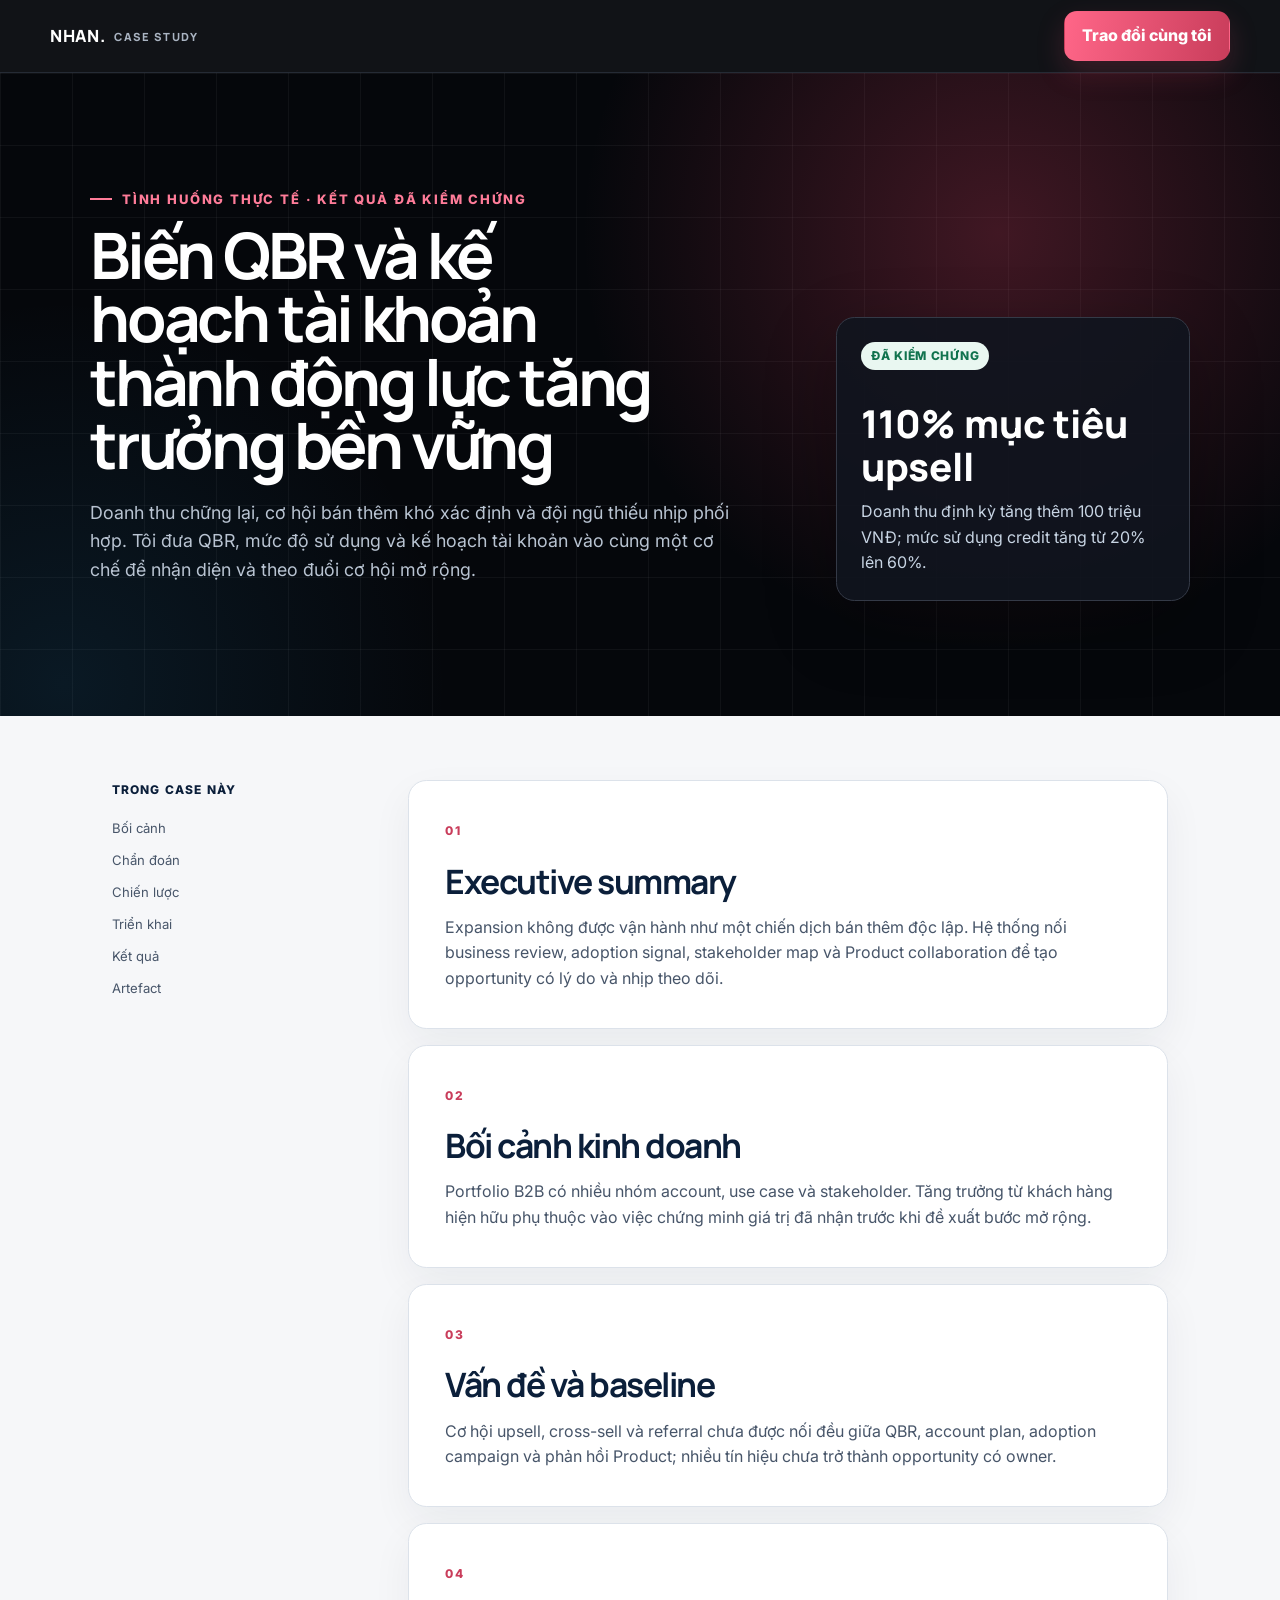
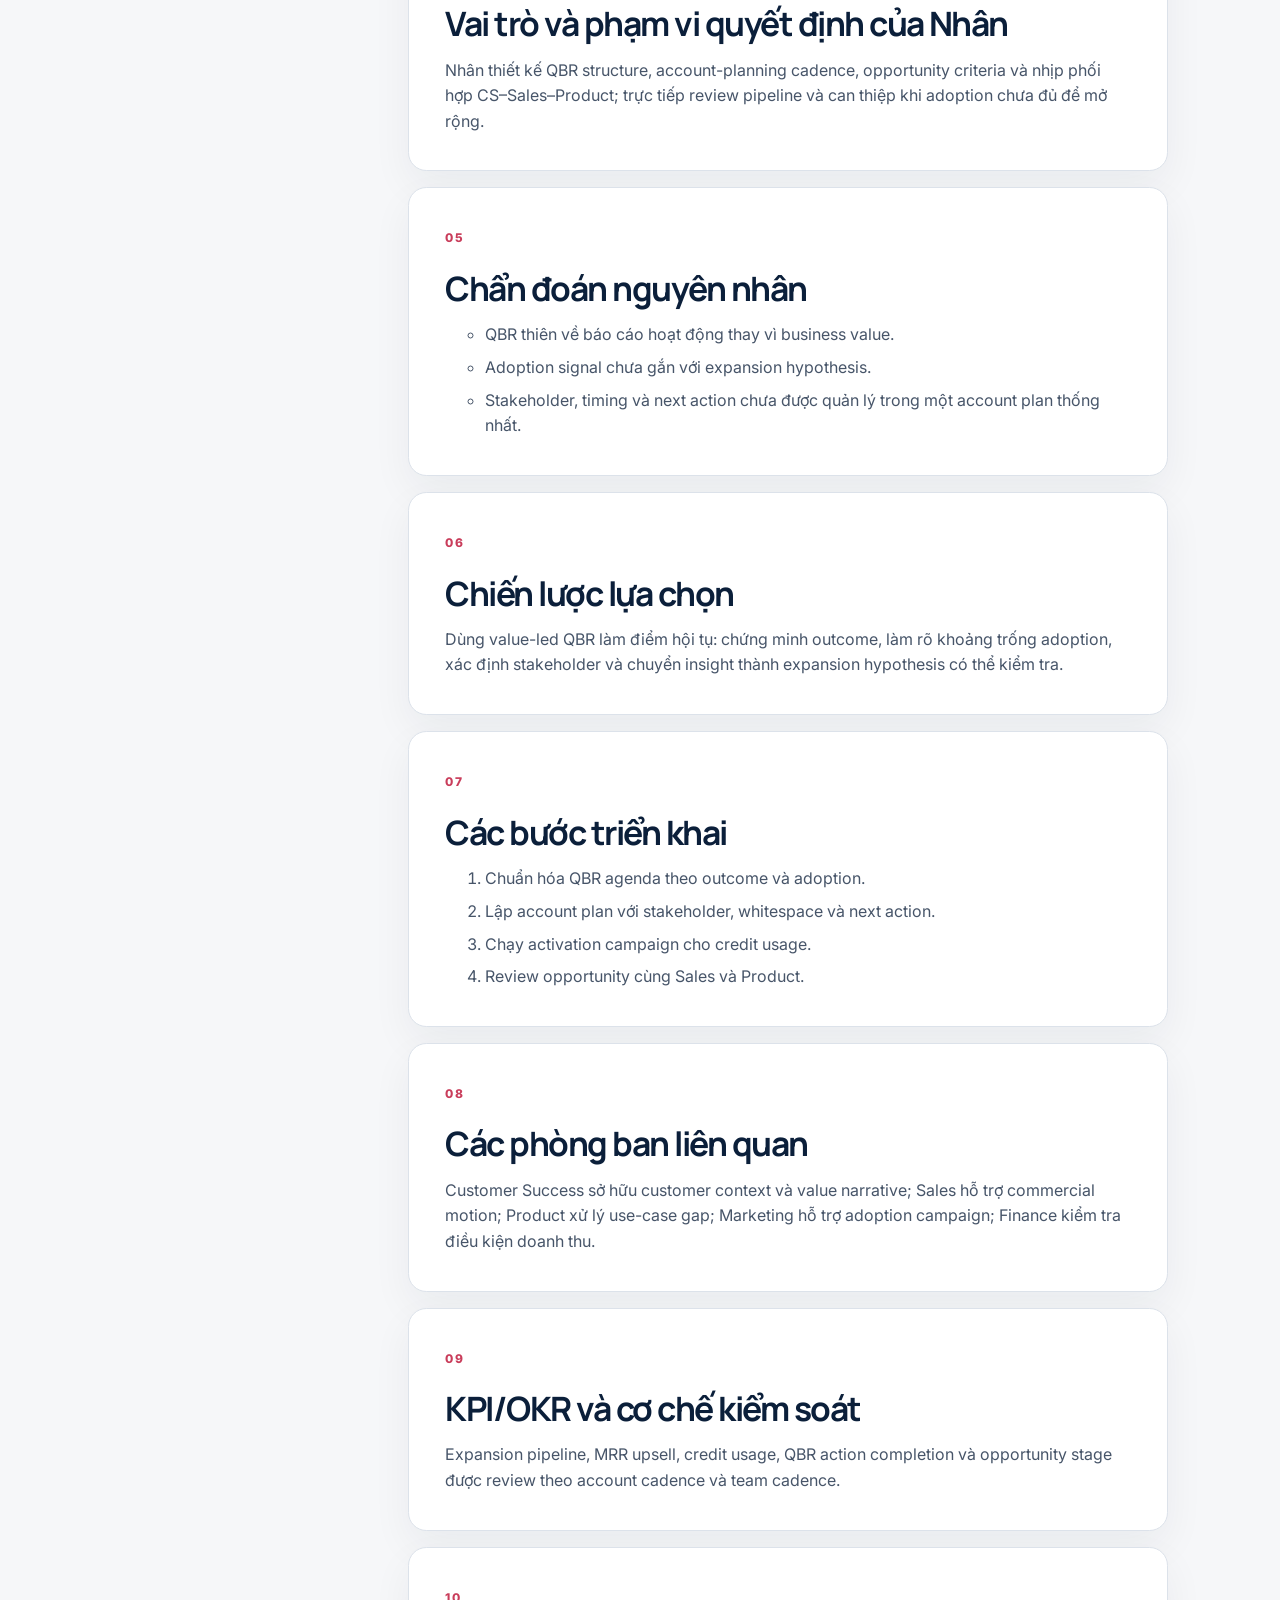
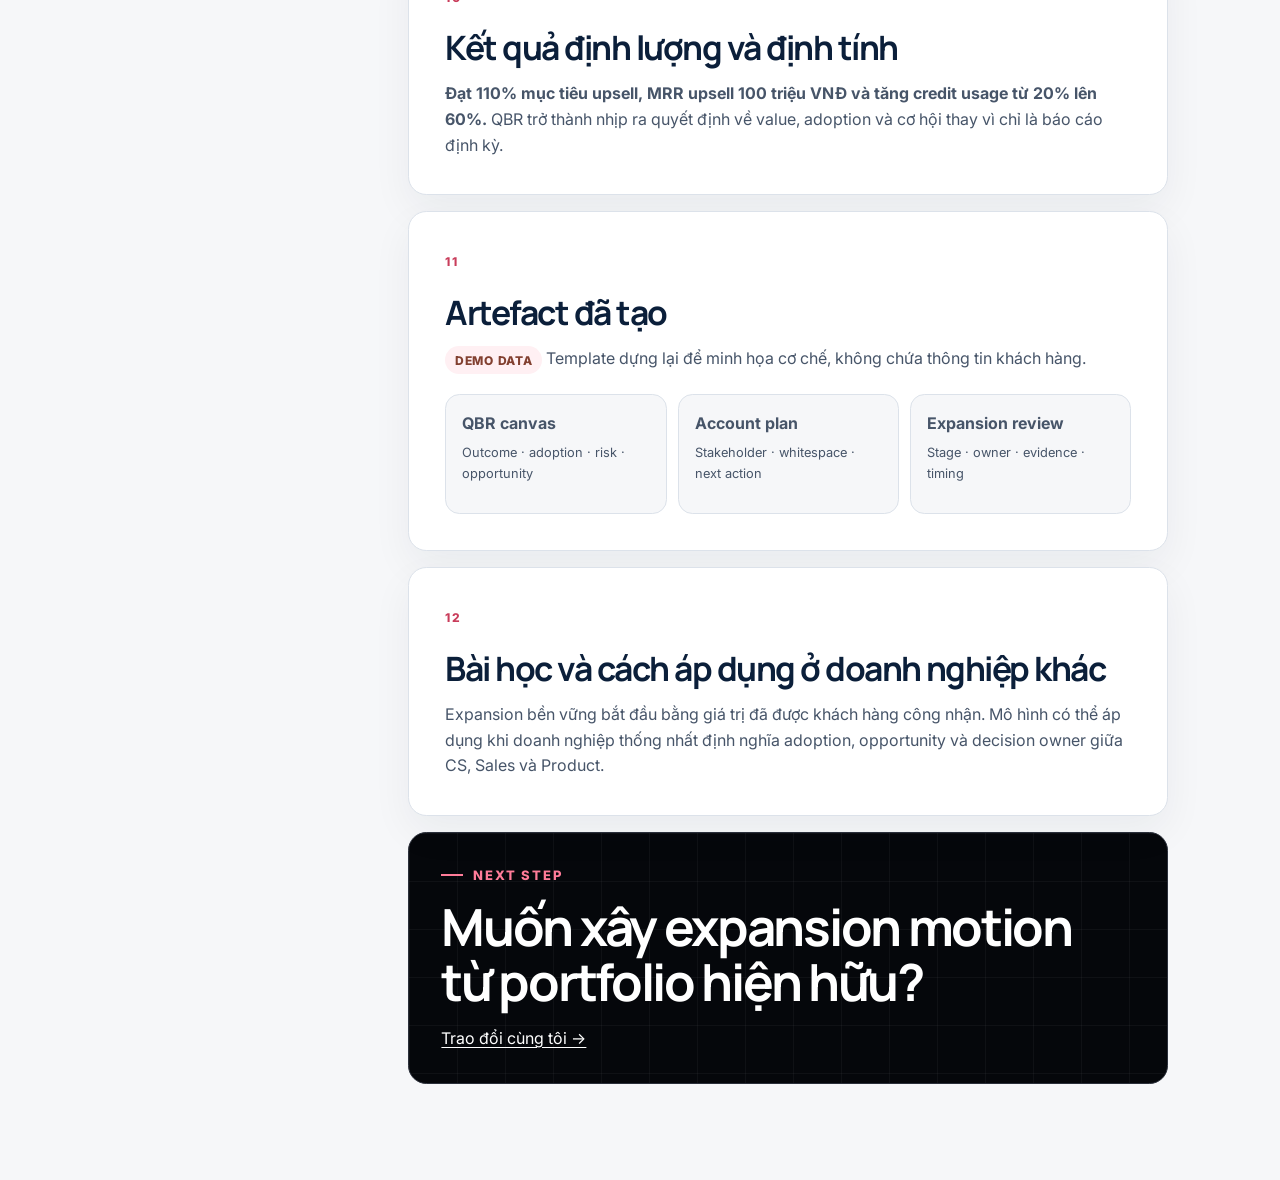
<file: case-studies/expansion-revenue/index.html>
<!doctype html>
<html lang="vi">
  <head>
    <meta charset="utf-8">
    <meta name="viewport" content="width=device-width, initial-scale=1">
    <meta name="description" content="Cách Nguyễn Văn Nhân biến QBR và kế hoạch tài khoản thành động lực tăng trưởng bền vững khi doanh thu chững lại.">
    <title>Mở rộng doanh thu từ khách hàng hiện hữu | Nguyễn Văn Nhân</title>
    <link rel="icon" href="../../assets/images/favicon.svg" type="image/svg+xml">
    <link rel="stylesheet" href="../../assets/css/styles.css">
    <link rel="stylesheet" href="../../assets/css/case-study.css">
  </head>
  <body>
    <a class="skip-link" href="#main-content">Bỏ qua điều hướng</a>
    <header class="case-site-header"><a class="wordmark" href="../../">NHAN.<span>CASE STUDY</span></a><a class="button button-primary" href="../../#contact">Trao đổi cùng tôi</a></header>
    <main class="case-study-page" id="main-content">
      <header class="case-hero"><div class="section-shell case-hero-inner"><div><p class="eyebrow">TÌNH HUỐNG THỰC TẾ · KẾT QUẢ ĐÃ KIỂM CHỨNG</p><h1>Biến QBR và kế hoạch tài khoản thành động lực tăng trưởng bền vững</h1><p class="case-summary">Doanh thu chững lại, cơ hội bán thêm khó xác định và đội ngũ thiếu nhịp phối hợp. Tôi đưa QBR, mức độ sử dụng và kế hoạch tài khoản vào cùng một cơ chế để nhận diện và theo đuổi cơ hội mở rộng.</p></div><aside class="case-result-card" aria-label="Kết quả chính"><span class="status status-verified">Đã kiểm chứng</span><strong>110% mục tiêu upsell</strong><p>Doanh thu định kỳ tăng thêm 100 triệu VNĐ; mức sử dụng credit tăng từ 20% lên 60%.</p></aside></div></header>
      <div class="section-shell case-layout">
        <nav class="case-toc" aria-label="Mục lục case study"><p>Trong case này</p><ol><li><a href="#context">Bối cảnh</a></li><li><a href="#diagnosis">Chẩn đoán</a></li><li><a href="#strategy">Chiến lược</a></li><li><a href="#execution">Triển khai</a></li><li><a href="#results">Kết quả</a></li><li><a href="#artefacts">Artefact</a></li></ol></nav>
        <div>
          <ol class="case-study-sections">
            <li class="case-section" id="summary"><span>01</span><h2>Executive summary</h2><p>Expansion không được vận hành như một chiến dịch bán thêm độc lập. Hệ thống nối business review, adoption signal, stakeholder map và Product collaboration để tạo opportunity có lý do và nhịp theo dõi.</p></li>
            <li class="case-section" id="context"><span>02</span><h2>Bối cảnh kinh doanh</h2><p>Portfolio B2B có nhiều nhóm account, use case và stakeholder. Tăng trưởng từ khách hàng hiện hữu phụ thuộc vào việc chứng minh giá trị đã nhận trước khi đề xuất bước mở rộng.</p></li>
            <li class="case-section" id="problem"><span>03</span><h2>Vấn đề và baseline</h2><p>Cơ hội upsell, cross-sell và referral chưa được nối đều giữa QBR, account plan, adoption campaign và phản hồi Product; nhiều tín hiệu chưa trở thành opportunity có owner.</p></li>
            <li class="case-section" id="role"><span>04</span><h2>Vai trò và phạm vi quyết định của Nhân</h2><p>Nhân thiết kế QBR structure, account-planning cadence, opportunity criteria và nhịp phối hợp CS–Sales–Product; trực tiếp review pipeline và can thiệp khi adoption chưa đủ để mở rộng.</p></li>
            <li class="case-section" id="diagnosis"><span>05</span><h2>Chẩn đoán nguyên nhân</h2><ul><li>QBR thiên về báo cáo hoạt động thay vì business value.</li><li>Adoption signal chưa gắn với expansion hypothesis.</li><li>Stakeholder, timing và next action chưa được quản lý trong một account plan thống nhất.</li></ul></li>
            <li class="case-section" id="strategy"><span>06</span><h2>Chiến lược lựa chọn</h2><p>Dùng value-led QBR làm điểm hội tụ: chứng minh outcome, làm rõ khoảng trống adoption, xác định stakeholder và chuyển insight thành expansion hypothesis có thể kiểm tra.</p></li>
            <li class="case-section" id="execution"><span>07</span><h2>Các bước triển khai</h2><ol><li>Chuẩn hóa QBR agenda theo outcome và adoption.</li><li>Lập account plan với stakeholder, whitespace và next action.</li><li>Chạy activation campaign cho credit usage.</li><li>Review opportunity cùng Sales và Product.</li></ol></li>
            <li class="case-section" id="functions"><span>08</span><h2>Các phòng ban liên quan</h2><p>Customer Success sở hữu customer context và value narrative; Sales hỗ trợ commercial motion; Product xử lý use-case gap; Marketing hỗ trợ adoption campaign; Finance kiểm tra điều kiện doanh thu.</p></li>
            <li class="case-section" id="controls"><span>09</span><h2>KPI/OKR và cơ chế kiểm soát</h2><p>Expansion pipeline, MRR upsell, credit usage, QBR action completion và opportunity stage được review theo account cadence và team cadence.</p></li>
            <li class="case-section" id="results"><span>10</span><h2>Kết quả định lượng và định tính</h2><p><strong>Đạt 110% mục tiêu upsell, MRR upsell 100 triệu VNĐ và tăng credit usage từ 20% lên 60%.</strong> QBR trở thành nhịp ra quyết định về value, adoption và cơ hội thay vì chỉ là báo cáo định kỳ.</p></li>
            <li class="case-section" id="artefacts"><span>11</span><h2>Artefact đã tạo</h2><p><span class="status status-concept">Demo data</span> Template dựng lại để minh họa cơ chế, không chứa thông tin khách hàng.</p><div class="artefact-grid"><div class="artefact-card"><strong>QBR canvas</strong><span>Outcome · adoption · risk · opportunity</span></div><div class="artefact-card"><strong>Account plan</strong><span>Stakeholder · whitespace · next action</span></div><div class="artefact-card"><strong>Expansion review</strong><span>Stage · owner · evidence · timing</span></div></div></li>
            <li class="case-section" id="lessons"><span>12</span><h2>Bài học và cách áp dụng ở doanh nghiệp khác</h2><p>Expansion bền vững bắt đầu bằng giá trị đã được khách hàng công nhận. Mô hình có thể áp dụng khi doanh nghiệp thống nhất định nghĩa adoption, opportunity và decision owner giữa CS, Sales và Product.</p></li>
          </ol>
          <section class="case-next"><p class="eyebrow">NEXT STEP</p><h2>Muốn xây expansion motion từ portfolio hiện hữu?</h2><a href="../../#contact">Trao đổi cùng tôi →</a></section>
        </div>
      </div>
    </main>
    <script type="module" src="../../assets/js/main.js"></script>
  </body>
</html>
</file>
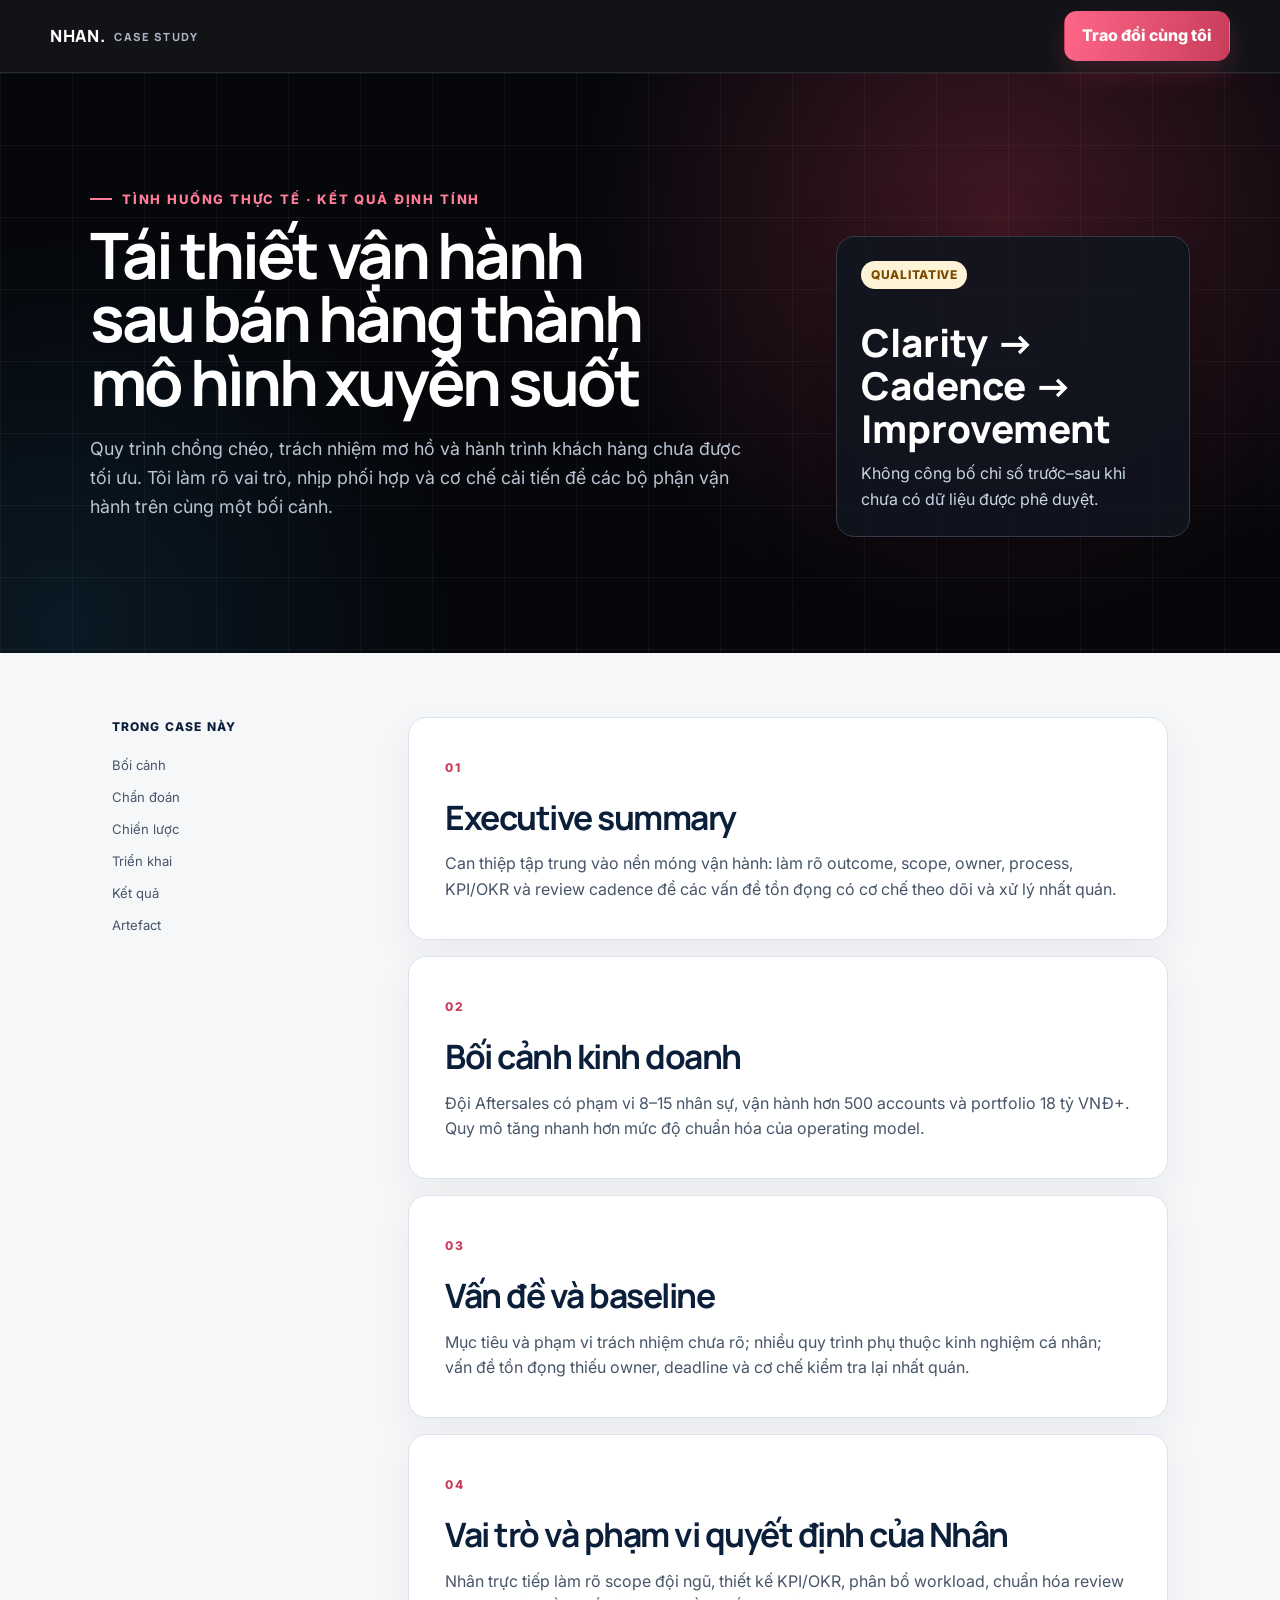
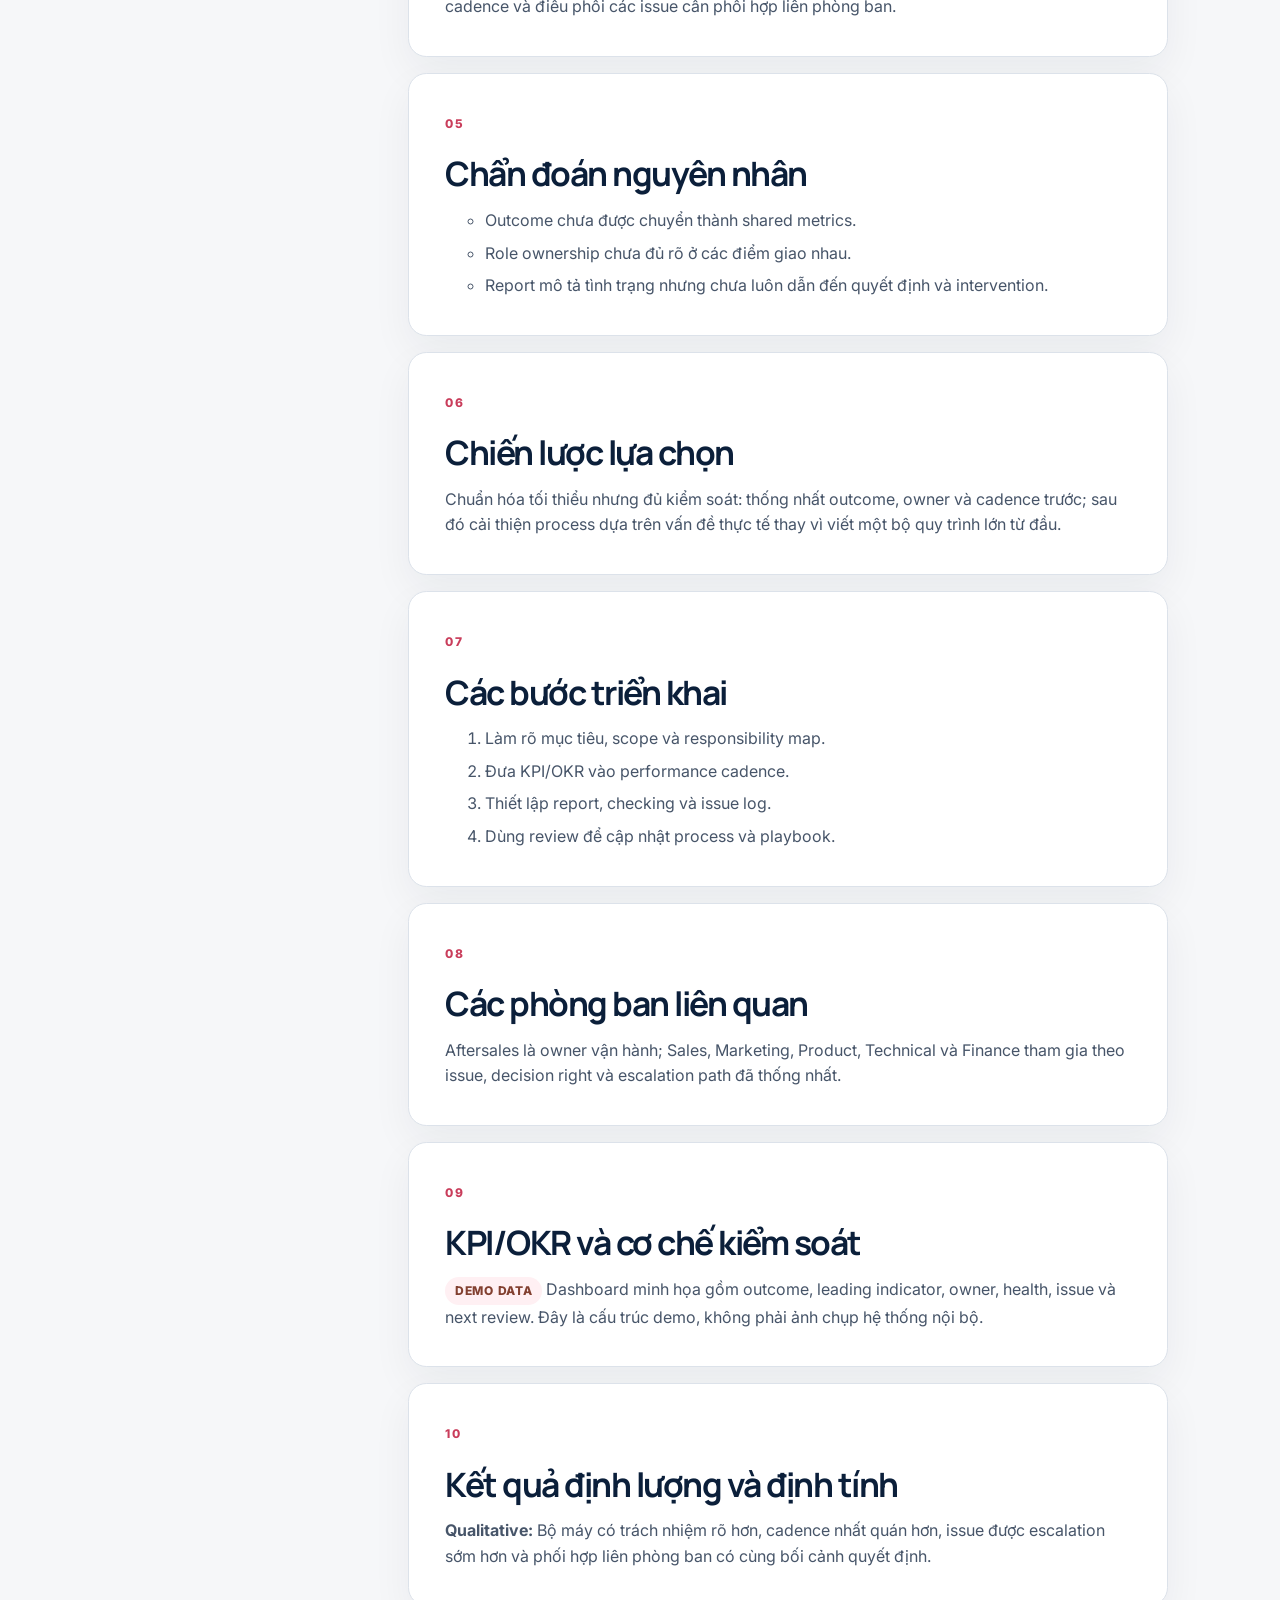
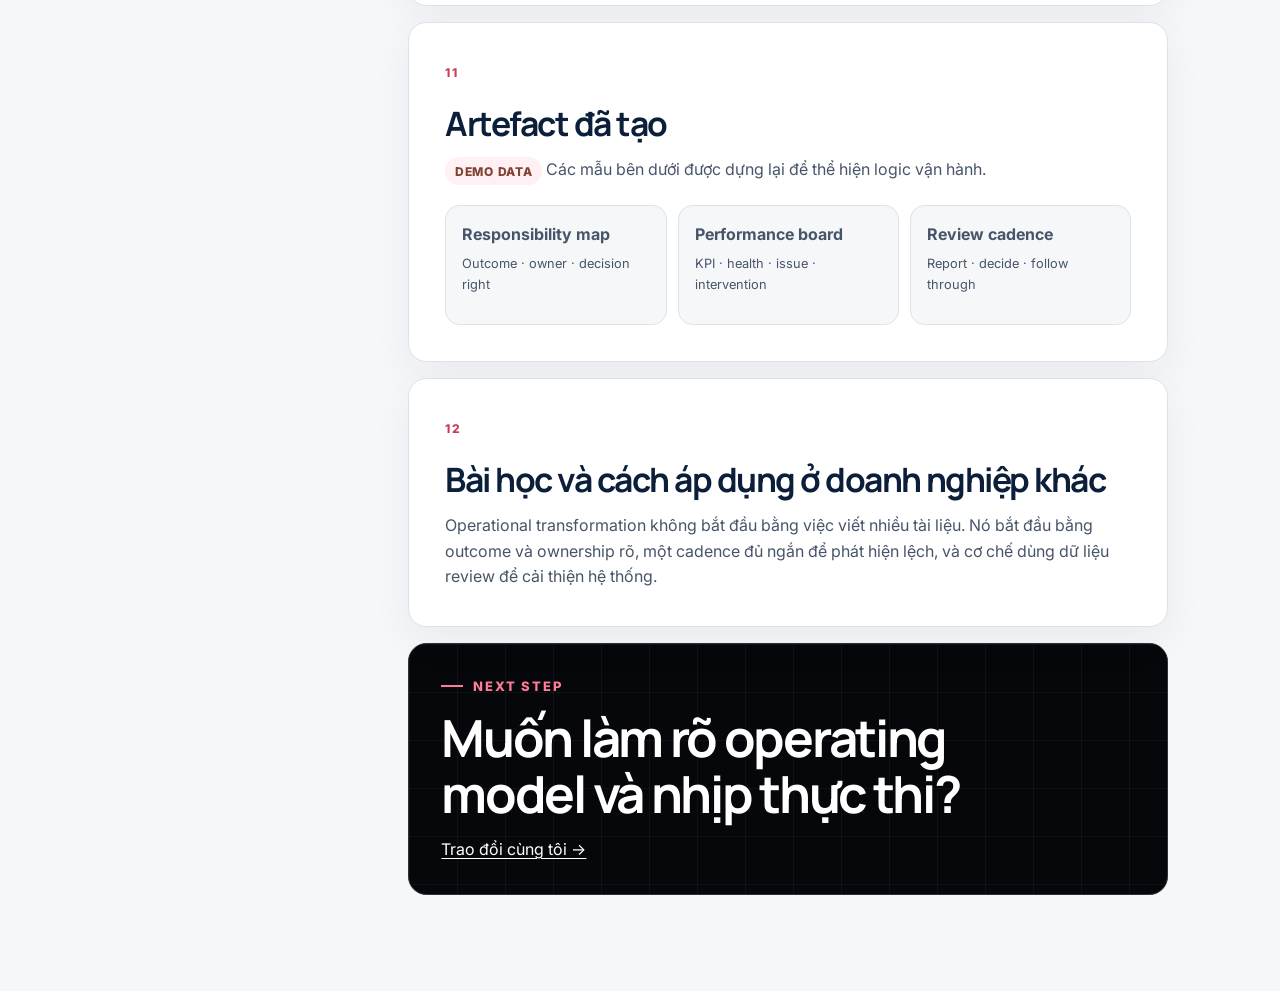
<file: case-studies/operational-transformation/index.html>
<!doctype html>
<html lang="vi">
  <head>
    <meta charset="utf-8">
    <meta name="viewport" content="width=device-width, initial-scale=1">
    <meta name="description" content="Cách Nguyễn Văn Nhân tái thiết vận hành sau bán hàng khi quy trình chồng chéo, trách nhiệm mơ hồ và hành trình khách hàng chưa tối ưu.">
    <title>Tái thiết vận hành sau bán hàng | Nguyễn Văn Nhân</title>
    <link rel="icon" href="../../assets/images/favicon.svg" type="image/svg+xml">
    <link rel="stylesheet" href="../../assets/css/styles.css">
    <link rel="stylesheet" href="../../assets/css/case-study.css">
  </head>
  <body>
    <a class="skip-link" href="#main-content">Bỏ qua điều hướng</a>
    <header class="case-site-header"><a class="wordmark" href="../../">NHAN.<span>CASE STUDY</span></a><a class="button button-primary" href="../../#contact">Trao đổi cùng tôi</a></header>
    <main class="case-study-page" id="main-content">
      <header class="case-hero"><div class="section-shell case-hero-inner"><div><p class="eyebrow">TÌNH HUỐNG THỰC TẾ · KẾT QUẢ ĐỊNH TÍNH</p><h1>Tái thiết vận hành sau bán hàng thành mô hình xuyên suốt</h1><p class="case-summary">Quy trình chồng chéo, trách nhiệm mơ hồ và hành trình khách hàng chưa được tối ưu. Tôi làm rõ vai trò, nhịp phối hợp và cơ chế cải tiến để các bộ phận vận hành trên cùng một bối cảnh.</p></div><aside class="case-result-card" aria-label="Trạng thái bằng chứng"><span class="status status-qualitative">Qualitative</span><strong>Clarity → Cadence → Improvement</strong><p>Không công bố chỉ số trước–sau khi chưa có dữ liệu được phê duyệt.</p></aside></div></header>
      <div class="section-shell case-layout">
        <nav class="case-toc" aria-label="Mục lục case study"><p>Trong case này</p><ol><li><a href="#context">Bối cảnh</a></li><li><a href="#diagnosis">Chẩn đoán</a></li><li><a href="#strategy">Chiến lược</a></li><li><a href="#execution">Triển khai</a></li><li><a href="#results">Kết quả</a></li><li><a href="#artefacts">Artefact</a></li></ol></nav>
        <div>
          <ol class="case-study-sections">
            <li class="case-section" id="summary"><span>01</span><h2>Executive summary</h2><p>Can thiệp tập trung vào nền móng vận hành: làm rõ outcome, scope, owner, process, KPI/OKR và review cadence để các vấn đề tồn đọng có cơ chế theo dõi và xử lý nhất quán.</p></li>
            <li class="case-section" id="context"><span>02</span><h2>Bối cảnh kinh doanh</h2><p>Đội Aftersales có phạm vi 8–15 nhân sự, vận hành hơn 500 accounts và portfolio 18 tỷ VNĐ+. Quy mô tăng nhanh hơn mức độ chuẩn hóa của operating model.</p></li>
            <li class="case-section" id="problem"><span>03</span><h2>Vấn đề và baseline</h2><p>Mục tiêu và phạm vi trách nhiệm chưa rõ; nhiều quy trình phụ thuộc kinh nghiệm cá nhân; vấn đề tồn đọng thiếu owner, deadline và cơ chế kiểm tra lại nhất quán.</p></li>
            <li class="case-section" id="role"><span>04</span><h2>Vai trò và phạm vi quyết định của Nhân</h2><p>Nhân trực tiếp làm rõ scope đội ngũ, thiết kế KPI/OKR, phân bổ workload, chuẩn hóa review cadence và điều phối các issue cần phối hợp liên phòng ban.</p></li>
            <li class="case-section" id="diagnosis"><span>05</span><h2>Chẩn đoán nguyên nhân</h2><ul><li>Outcome chưa được chuyển thành shared metrics.</li><li>Role ownership chưa đủ rõ ở các điểm giao nhau.</li><li>Report mô tả tình trạng nhưng chưa luôn dẫn đến quyết định và intervention.</li></ul></li>
            <li class="case-section" id="strategy"><span>06</span><h2>Chiến lược lựa chọn</h2><p>Chuẩn hóa tối thiểu nhưng đủ kiểm soát: thống nhất outcome, owner và cadence trước; sau đó cải thiện process dựa trên vấn đề thực tế thay vì viết một bộ quy trình lớn từ đầu.</p></li>
            <li class="case-section" id="execution"><span>07</span><h2>Các bước triển khai</h2><ol><li>Làm rõ mục tiêu, scope và responsibility map.</li><li>Đưa KPI/OKR vào performance cadence.</li><li>Thiết lập report, checking và issue log.</li><li>Dùng review để cập nhật process và playbook.</li></ol></li>
            <li class="case-section" id="functions"><span>08</span><h2>Các phòng ban liên quan</h2><p>Aftersales là owner vận hành; Sales, Marketing, Product, Technical và Finance tham gia theo issue, decision right và escalation path đã thống nhất.</p></li>
            <li class="case-section" id="controls"><span>09</span><h2>KPI/OKR và cơ chế kiểm soát</h2><p><span class="status status-concept">Demo data</span> Dashboard minh họa gồm outcome, leading indicator, owner, health, issue và next review. Đây là cấu trúc demo, không phải ảnh chụp hệ thống nội bộ.</p></li>
            <li class="case-section" id="results"><span>10</span><h2>Kết quả định lượng và định tính</h2><p><strong>Qualitative:</strong> Bộ máy có trách nhiệm rõ hơn, cadence nhất quán hơn, issue được escalation sớm hơn và phối hợp liên phòng ban có cùng bối cảnh quyết định.</p></li>
            <li class="case-section" id="artefacts"><span>11</span><h2>Artefact đã tạo</h2><p><span class="status status-concept">Demo data</span> Các mẫu bên dưới được dựng lại để thể hiện logic vận hành.</p><div class="artefact-grid"><div class="artefact-card"><strong>Responsibility map</strong><span>Outcome · owner · decision right</span></div><div class="artefact-card"><strong>Performance board</strong><span>KPI · health · issue · intervention</span></div><div class="artefact-card"><strong>Review cadence</strong><span>Report · decide · follow through</span></div></div></li>
            <li class="case-section" id="lessons"><span>12</span><h2>Bài học và cách áp dụng ở doanh nghiệp khác</h2><p>Operational transformation không bắt đầu bằng việc viết nhiều tài liệu. Nó bắt đầu bằng outcome và ownership rõ, một cadence đủ ngắn để phát hiện lệch, và cơ chế dùng dữ liệu review để cải thiện hệ thống.</p></li>
          </ol>
          <section class="case-next"><p class="eyebrow">NEXT STEP</p><h2>Muốn làm rõ operating model và nhịp thực thi?</h2><a href="../../#contact">Trao đổi cùng tôi →</a></section>
        </div>
      </div>
    </main>
    <script type="module" src="../../assets/js/main.js"></script>
  </body>
</html>
</file>
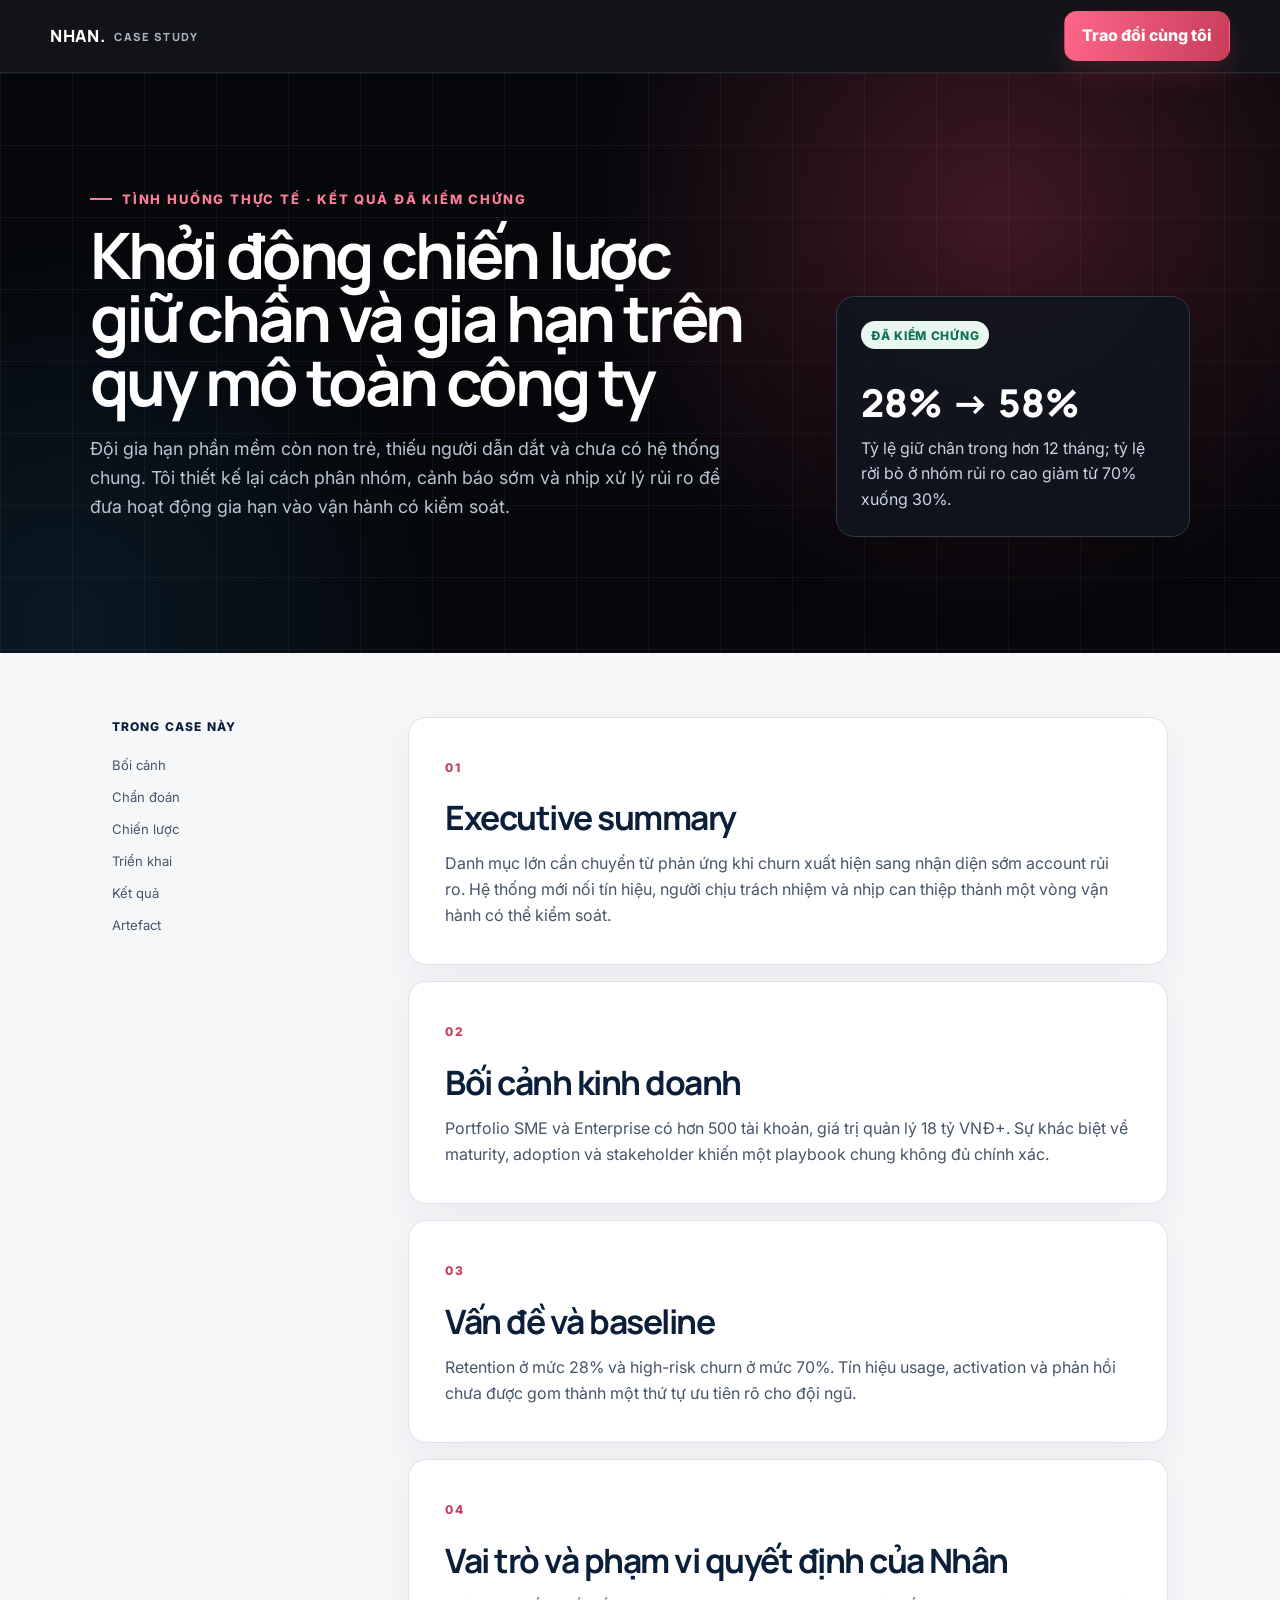
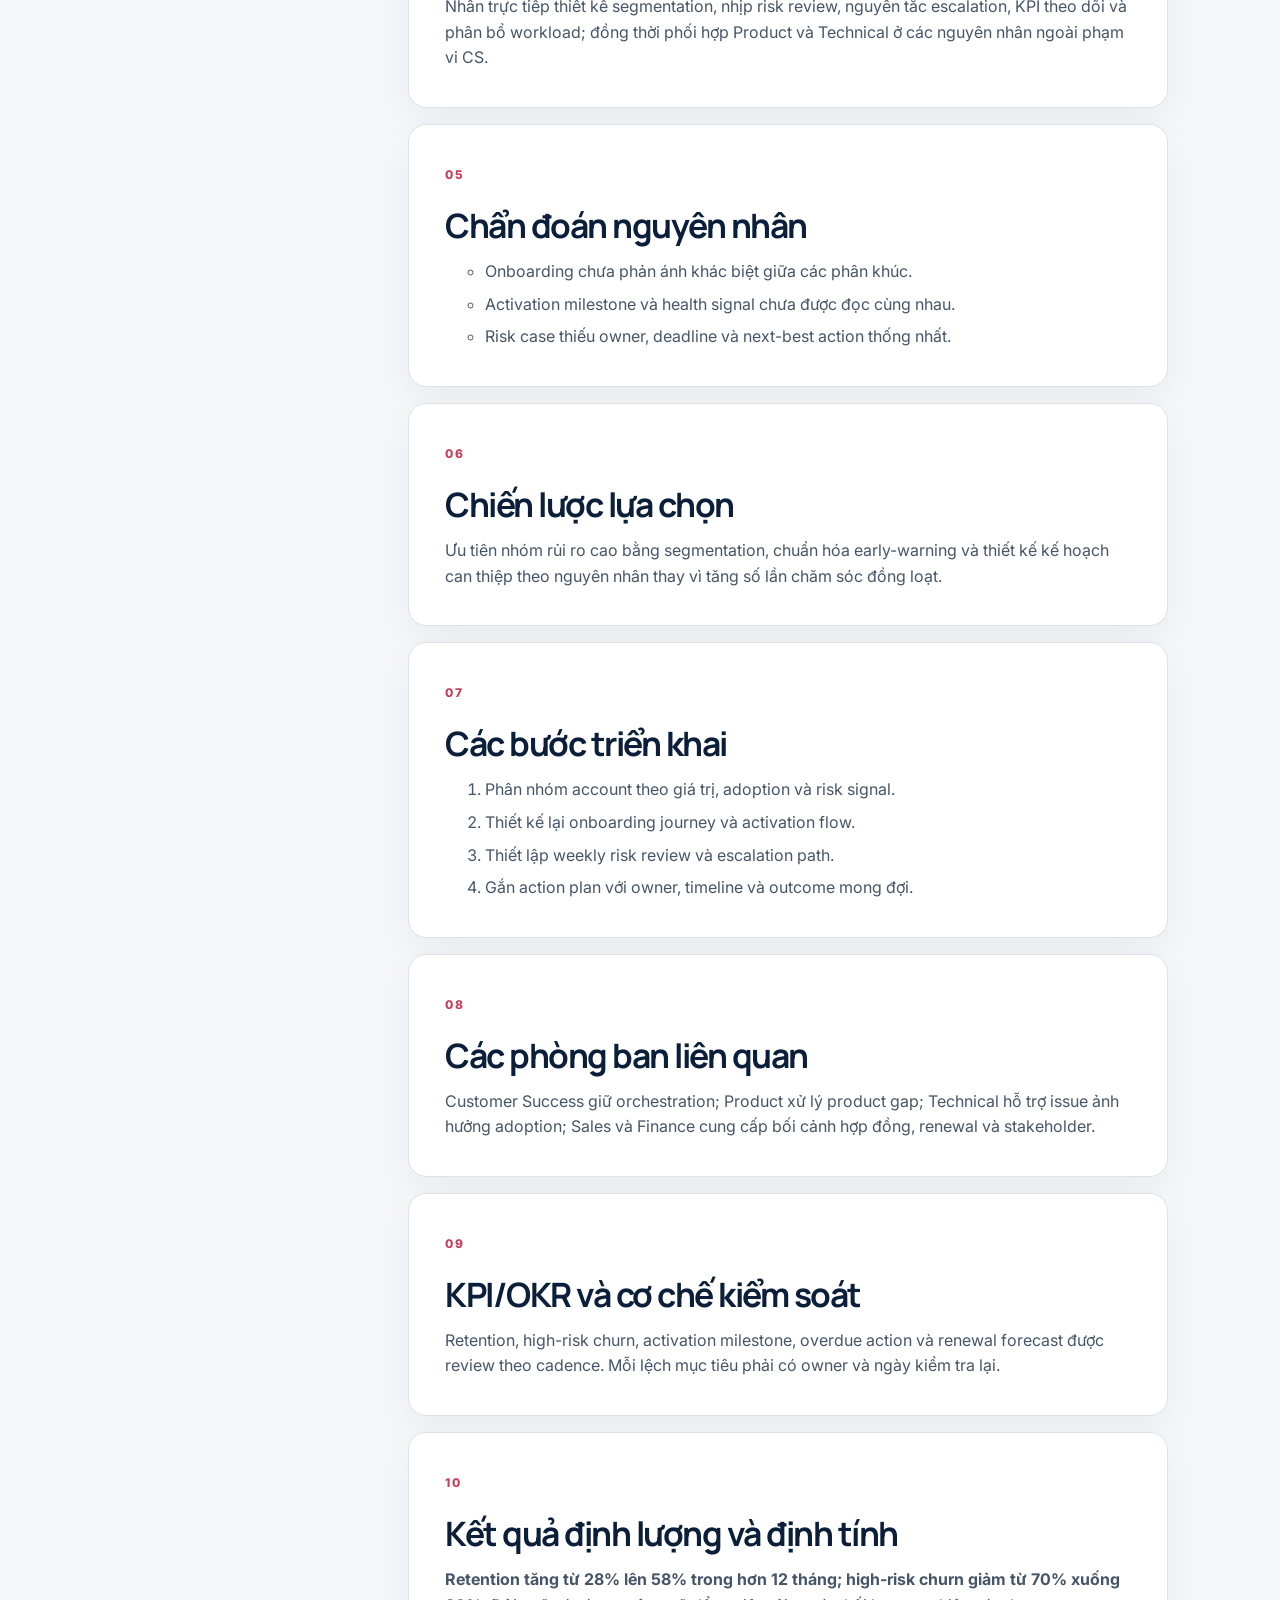
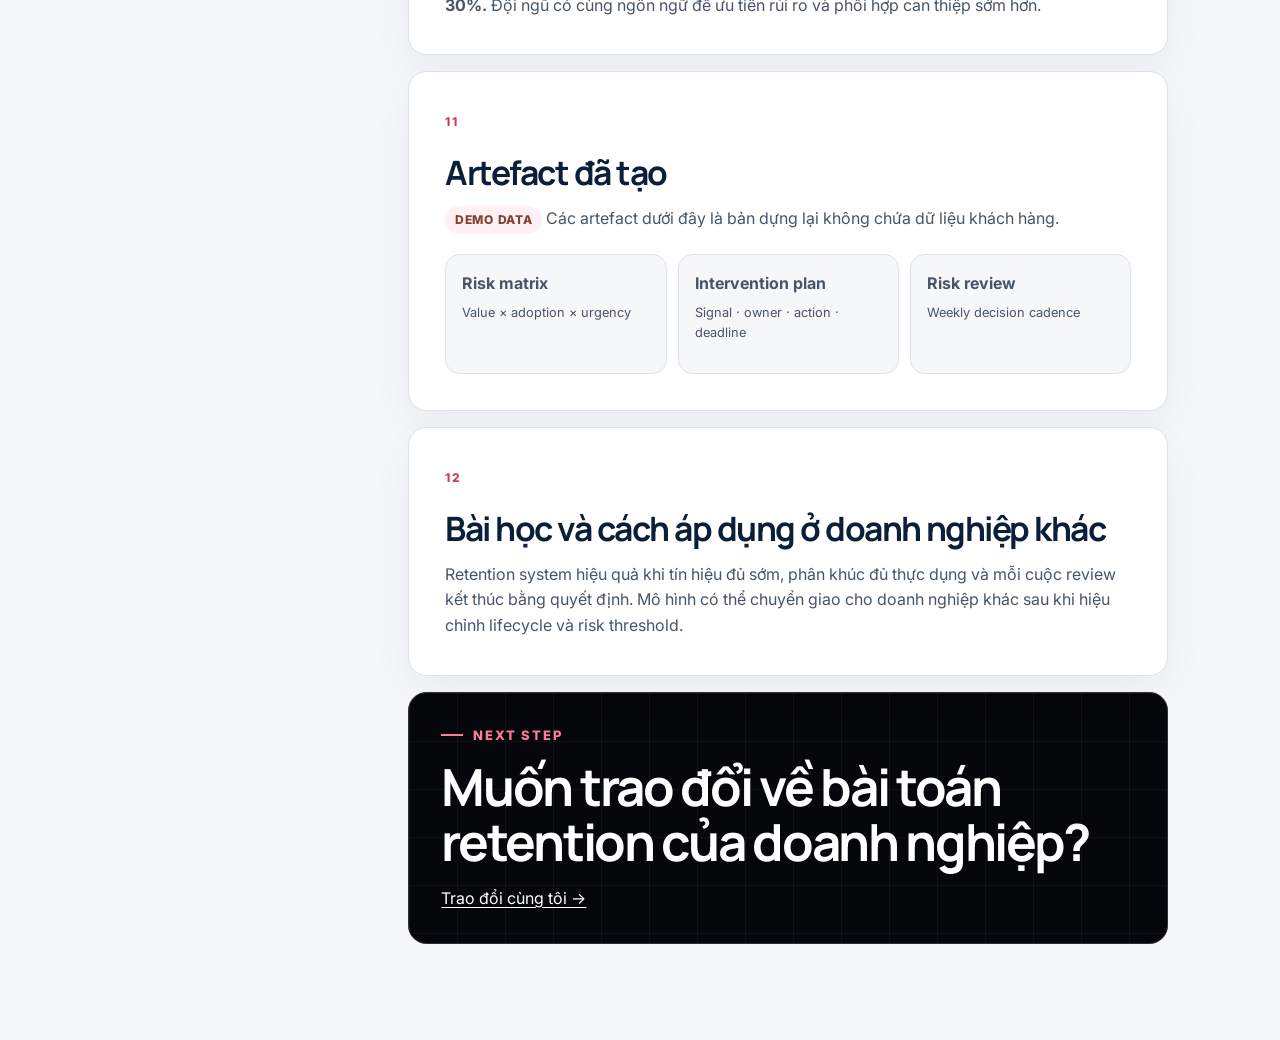
<file: case-studies/retention-recovery/index.html>
<!doctype html>
<html lang="vi">
  <head>
    <meta charset="utf-8">
    <meta name="viewport" content="width=device-width, initial-scale=1">
    <meta name="description" content="Cách Nguyễn Văn Nhân khởi động chiến lược giữ chân và gia hạn trên quy mô toàn công ty khi đội ngũ còn non trẻ và thiếu người dẫn dắt.">
    <title>Chiến lược giữ chân và gia hạn | Nguyễn Văn Nhân</title>
    <link rel="icon" href="../../assets/images/favicon.svg" type="image/svg+xml">
    <link rel="stylesheet" href="../../assets/css/styles.css">
    <link rel="stylesheet" href="../../assets/css/case-study.css">
  </head>
  <body>
    <a class="skip-link" href="#main-content">Bỏ qua điều hướng</a>
    <header class="case-site-header"><a class="wordmark" href="../../">NHAN.<span>CASE STUDY</span></a><a class="button button-primary" href="../../#contact">Trao đổi cùng tôi</a></header>
    <main class="case-study-page" id="main-content">
      <header class="case-hero"><div class="section-shell case-hero-inner"><div><p class="eyebrow">TÌNH HUỐNG THỰC TẾ · KẾT QUẢ ĐÃ KIỂM CHỨNG</p><h1>Khởi động chiến lược giữ chân và gia hạn trên quy mô toàn công ty</h1><p class="case-summary">Đội gia hạn phần mềm còn non trẻ, thiếu người dẫn dắt và chưa có hệ thống chung. Tôi thiết kế lại cách phân nhóm, cảnh báo sớm và nhịp xử lý rủi ro để đưa hoạt động gia hạn vào vận hành có kiểm soát.</p></div><aside class="case-result-card" aria-label="Kết quả chính"><span class="status status-verified">Đã kiểm chứng</span><strong>28% → 58%</strong><p>Tỷ lệ giữ chân trong hơn 12 tháng; tỷ lệ rời bỏ ở nhóm rủi ro cao giảm từ 70% xuống 30%.</p></aside></div></header>
      <div class="section-shell case-layout">
        <nav class="case-toc" aria-label="Mục lục case study"><p>Trong case này</p><ol><li><a href="#context">Bối cảnh</a></li><li><a href="#diagnosis">Chẩn đoán</a></li><li><a href="#strategy">Chiến lược</a></li><li><a href="#execution">Triển khai</a></li><li><a href="#results">Kết quả</a></li><li><a href="#artefacts">Artefact</a></li></ol></nav>
        <div>
          <ol class="case-study-sections">
            <li class="case-section" id="summary"><span>01</span><h2>Executive summary</h2><p>Danh mục lớn cần chuyển từ phản ứng khi churn xuất hiện sang nhận diện sớm account rủi ro. Hệ thống mới nối tín hiệu, người chịu trách nhiệm và nhịp can thiệp thành một vòng vận hành có thể kiểm soát.</p></li>
            <li class="case-section" id="context"><span>02</span><h2>Bối cảnh kinh doanh</h2><p>Portfolio SME và Enterprise có hơn 500 tài khoản, giá trị quản lý 18 tỷ VNĐ+. Sự khác biệt về maturity, adoption và stakeholder khiến một playbook chung không đủ chính xác.</p></li>
            <li class="case-section" id="problem"><span>03</span><h2>Vấn đề và baseline</h2><p>Retention ở mức 28% và high-risk churn ở mức 70%. Tín hiệu usage, activation và phản hồi chưa được gom thành một thứ tự ưu tiên rõ cho đội ngũ.</p></li>
            <li class="case-section" id="role"><span>04</span><h2>Vai trò và phạm vi quyết định của Nhân</h2><p>Nhân trực tiếp thiết kế segmentation, nhịp risk review, nguyên tắc escalation, KPI theo dõi và phân bổ workload; đồng thời phối hợp Product và Technical ở các nguyên nhân ngoài phạm vi CS.</p></li>
            <li class="case-section" id="diagnosis"><span>05</span><h2>Chẩn đoán nguyên nhân</h2><ul><li>Onboarding chưa phản ánh khác biệt giữa các phân khúc.</li><li>Activation milestone và health signal chưa được đọc cùng nhau.</li><li>Risk case thiếu owner, deadline và next-best action thống nhất.</li></ul></li>
            <li class="case-section" id="strategy"><span>06</span><h2>Chiến lược lựa chọn</h2><p>Ưu tiên nhóm rủi ro cao bằng segmentation, chuẩn hóa early-warning và thiết kế kế hoạch can thiệp theo nguyên nhân thay vì tăng số lần chăm sóc đồng loạt.</p></li>
            <li class="case-section" id="execution"><span>07</span><h2>Các bước triển khai</h2><ol><li>Phân nhóm account theo giá trị, adoption và risk signal.</li><li>Thiết kế lại onboarding journey và activation flow.</li><li>Thiết lập weekly risk review và escalation path.</li><li>Gắn action plan với owner, timeline và outcome mong đợi.</li></ol></li>
            <li class="case-section" id="functions"><span>08</span><h2>Các phòng ban liên quan</h2><p>Customer Success giữ orchestration; Product xử lý product gap; Technical hỗ trợ issue ảnh hưởng adoption; Sales và Finance cung cấp bối cảnh hợp đồng, renewal và stakeholder.</p></li>
            <li class="case-section" id="controls"><span>09</span><h2>KPI/OKR và cơ chế kiểm soát</h2><p>Retention, high-risk churn, activation milestone, overdue action và renewal forecast được review theo cadence. Mỗi lệch mục tiêu phải có owner và ngày kiểm tra lại.</p></li>
            <li class="case-section" id="results"><span>10</span><h2>Kết quả định lượng và định tính</h2><p><strong>Retention tăng từ 28% lên 58% trong hơn 12 tháng; high-risk churn giảm từ 70% xuống 30%.</strong> Đội ngũ có cùng ngôn ngữ để ưu tiên rủi ro và phối hợp can thiệp sớm hơn.</p></li>
            <li class="case-section" id="artefacts"><span>11</span><h2>Artefact đã tạo</h2><p><span class="status status-concept">Demo data</span> Các artefact dưới đây là bản dựng lại không chứa dữ liệu khách hàng.</p><div class="artefact-grid"><div class="artefact-card"><strong>Risk matrix</strong><span>Value × adoption × urgency</span></div><div class="artefact-card"><strong>Intervention plan</strong><span>Signal · owner · action · deadline</span></div><div class="artefact-card"><strong>Risk review</strong><span>Weekly decision cadence</span></div></div></li>
            <li class="case-section" id="lessons"><span>12</span><h2>Bài học và cách áp dụng ở doanh nghiệp khác</h2><p>Retention system hiệu quả khi tín hiệu đủ sớm, phân khúc đủ thực dụng và mỗi cuộc review kết thúc bằng quyết định. Mô hình có thể chuyển giao cho doanh nghiệp khác sau khi hiệu chỉnh lifecycle và risk threshold.</p></li>
          </ol>
          <section class="case-next"><p class="eyebrow">NEXT STEP</p><h2>Muốn trao đổi về bài toán retention của doanh nghiệp?</h2><a href="../../#contact">Trao đổi cùng tôi →</a></section>
        </div>
      </div>
    </main>
    <script type="module" src="../../assets/js/main.js"></script>
  </body>
</html>
</file>
<file: assets/css/styles.css>
@import url('https://fonts.googleapis.com/css2?family=Inter:wght@400;500;600;700&family=Manrope:wght@600;700;800&display=swap');

:root {
  --canvas: #F6F7F9;
  --surface: #FFFFFF;
  --navy: #0B1F3A;
  --body: #475569;
  --blue: #2563EB;
  --blue-soft: #EAF1FF;
  --green: #1E9B6A;
  --green-text: #11734E;
  --green-soft: #E9F7F1;
  --coral: #C93D5B;
  --pink: #FF6688;
  --pink-deep: #A9244F;
  --coral-soft: #FFF0F3;
  --ink: #05070B;
  --accent-gradient: linear-gradient(100deg, #FF6688 0%, #C93D78 52%, #2D9CDB 100%);
  --border: #DCE2EA;
  --focus: #145DD7;
  --shadow-sm: 0 10px 30px rgba(11, 31, 58, .06);
  --shadow-lg: 0 30px 80px rgba(11, 31, 58, .12);
  --content: 1180px;
  --radius-card: 24px;
  color: var(--navy);
  background: var(--canvas);
  font-family: Inter, system-ui, -apple-system, BlinkMacSystemFont, "Segoe UI", sans-serif;
  font-size: 16px;
  line-height: 1.6;
}

* { box-sizing: border-box; }
html { scroll-behavior: smooth; scroll-padding-top: 6rem; }
body { min-width: 320px; margin: 0; overflow-x: clip; background: var(--canvas); color: var(--body); }
img { display: block; max-width: 100%; height: auto; }
a { color: inherit; text-decoration-thickness: .08em; text-underline-offset: .2em; }
a, button, summary { min-height: 44px; -webkit-tap-highlight-color: transparent; touch-action: manipulation; }
:focus-visible { outline: 3px solid var(--focus); outline-offset: 3px; }
h1, h2, h3 { margin-top: 0; color: var(--navy); font-family: Manrope, Inter, system-ui, sans-serif; line-height: 1.08; text-wrap: balance; }
h1 { margin-bottom: 1.5rem; font-size: clamp(2.65rem, 3.55vw, 3.2rem); letter-spacing: -.05em; }
h2 { margin-bottom: 1rem; font-size: clamp(2rem, 4vw, 3.8rem); letter-spacing: -.045em; }
h3 { margin-bottom: .6rem; font-size: 1.15rem; }
p { margin: 0 0 1rem; }

.skip-link { position: fixed; z-index: 100; left: 1rem; top: -6rem; padding: .65rem 1rem; background: var(--navy); color: var(--surface); border-radius: .65rem; }
.skip-link:focus { top: 1rem; }
.section-shell { width: min(100%, var(--content)); margin-inline: auto; padding-inline: clamp(1.1rem, 4vw, 2.5rem); }
.section { padding-block: clamp(5rem, 9vw, 8rem); }
.eyebrow { display: flex; align-items: center; gap: .65rem; margin: 0 0 .85rem; color: var(--coral); font-size: .8125rem; font-weight: 800; letter-spacing: .14em; text-transform: uppercase; }
.eyebrow::before { content: ""; flex: 0 0 1.35rem; height: 2px; background: currentColor; }
.text-accent { color: var(--coral); background: var(--accent-gradient); -webkit-background-clip: text; background-clip: text; -webkit-text-fill-color: transparent; }
.section-intro { max-width: 760px; margin-bottom: clamp(2rem, 5vw, 3.5rem); }
.section-intro > p:last-child { max-width: 56ch; color: var(--body); font-size: 1.05rem; }
.status { display: inline-flex; align-items: center; min-height: 28px; padding: .2rem .6rem; border-radius: 999px; font-size: .75rem; font-weight: 800; letter-spacing: .06em; text-transform: uppercase; }
.status-verified { color: var(--green-text); background: var(--green-soft); }

.site-header { position: sticky; z-index: 50; top: 0; display: grid; grid-template-columns: auto 1fr auto; align-items: center; gap: 1rem; min-height: 76px; padding: .7rem max(1.1rem, calc((100vw - var(--content)) / 2)); background: rgba(255, 255, 255, .94); border-bottom: 1px solid rgba(220, 226, 234, .85); backdrop-filter: blur(16px); }
.wordmark { display: inline-flex; align-items: center; gap: .55rem; min-height: 44px; color: var(--navy); font: 800 1.05rem/1 Manrope, sans-serif; letter-spacing: .04em; text-decoration: none; }
.wordmark span { color: var(--body); font-size: .7rem; letter-spacing: .12em; }
.nav-disclosure { justify-self: center; }
.nav-disclosure > summary { display: none; cursor: pointer; color: var(--navy); font-weight: 800; list-style: none; }
.nav-disclosure > summary::-webkit-details-marker { display: none; }
.site-header nav { display: flex; justify-content: center; gap: .2rem .8rem; }
.site-header nav a { display: inline-flex; align-items: center; min-height: 44px; padding-inline: .2rem; color: var(--body); font-size: .86rem; font-weight: 700; text-decoration: none; border-bottom: 2px solid transparent; }
.site-header nav a:hover, .site-header nav a.is-active { color: var(--coral); border-color: var(--coral); }
.header-cta, .button { display: inline-flex; align-items: center; justify-content: center; min-height: 48px; padding: .7rem 1.05rem; border: 1px solid transparent; border-radius: .8rem; font-weight: 800; text-decoration: none; transition: transform 180ms ease, box-shadow 180ms ease, background-color 180ms ease; }
.header-cta, .button-primary { color: var(--surface); background: linear-gradient(100deg, var(--pink), var(--coral)); box-shadow: 0 12px 28px rgba(201, 61, 91, .22); }
.button-secondary { color: var(--navy); background: var(--surface); border-color: var(--border); }
.button-zalo { color: var(--surface); background: #0068FF; box-shadow: 0 10px 24px rgba(0, 104, 255, .18); }
.header-cta:hover, .button:hover { transform: translateY(-2px); box-shadow: var(--shadow-sm); }

.hero { position: relative; padding-block: clamp(3.25rem, 5vw, 4.5rem) 2.5rem; overflow: hidden; background: linear-gradient(135deg, #FFFFFF 0%, #F6F9FF 58%, #F0F8F5 100%); }
.hero::before { content: ""; position: absolute; inset: -20rem -12rem auto auto; width: 40rem; height: 40rem; background: radial-gradient(circle, rgba(37, 99, 235, .12), transparent 68%); pointer-events: none; }
.hero-grid { position: relative; display: grid; grid-template-columns: minmax(0, 1.16fr) minmax(300px, .84fr); gap: clamp(2.5rem, 7vw, 6rem); align-items: center; }
.hero-copy { max-width: 760px; }
.hero-lede { max-width: 60ch; color: var(--navy); font-size: clamp(1.05rem, 1.8vw, 1.25rem); font-weight: 600; }
.hero-gradient { color: var(--coral); background: linear-gradient(100deg, #F04E74 0%, #A9244F 48%, #2D9CDB 100%); -webkit-background-clip: text; background-clip: text; -webkit-text-fill-color: transparent; }
.hero-lede .hero-gradient { font-weight: 800; }
.hero-copy > p:not(.eyebrow, .hero-lede) { max-width: 64ch; }
.hero-actions { display: flex; flex-wrap: wrap; align-items: center; gap: .7rem; margin-top: 1.8rem; }
.text-link { display: inline-flex; align-items: center; min-height: 48px; padding-inline: .4rem; color: var(--blue); font-weight: 800; }
.hero-visual { position: relative; min-height: 540px; }
.portrait-frame { position: absolute; inset: 0 0 0 2rem; overflow: hidden; background: var(--surface); border: 1px solid var(--border); border-radius: 2rem; box-shadow: var(--shadow-lg); }
.portrait-frame::after { content: ""; position: absolute; inset: auto 0 0; height: 30%; background: linear-gradient(transparent, rgba(11, 31, 58, .9)); }
.portrait-frame .hero-portrait-cutout { width: 100%; height: 100%; object-fit: cover; object-position: center top; }
.portrait-frame p { position: absolute; z-index: 1; right: 1.4rem; bottom: 1.25rem; left: auto; max-width: 13rem; margin: 0; color: var(--surface); text-align: right; }
.portrait-frame strong, .portrait-frame span { display: block; }
.portrait-frame strong { font: 800 1.15rem/1.3 Manrope, sans-serif; }
.portrait-frame span { color: #D9E3F0; font-size: .8rem; }
.hero-model { position: absolute; right: auto; bottom: 1.6rem; left: 0; display: grid; grid-template-columns: repeat(2, 1fr); gap: .45rem; width: 200px; padding: .8rem; background: rgba(255, 255, 255, .96); border: 1px solid var(--border); border-radius: 1.1rem; box-shadow: var(--shadow-sm); }
.hero-model span { display: grid; place-items: center; min-height: 42px; color: var(--body); background: var(--canvas); border-radius: .6rem; font-size: .68rem; font-weight: 800; }
.hero-model strong { grid-column: 1 / -1; padding: .75rem; color: var(--surface); background: var(--navy); border-radius: .7rem; font: 800 1rem/1.15 Manrope, sans-serif; text-align: center; }
.proof-strip { position: relative; display: grid; grid-template-columns: repeat(4, minmax(0, 1fr)); margin-top: clamp(3rem, 6vw, 5rem); }
.proof-strip p { margin: 0; padding: 1.1rem clamp(.8rem, 2vw, 1.4rem); border-left: 1px solid var(--border); }
.proof-strip p:first-child { border-left: 0; }
.proof-strip strong, .proof-strip span { display: block; }
.proof-strip strong { color: var(--navy); font: 800 clamp(1.1rem, 2vw, 1.55rem)/1.2 Manrope, sans-serif; }
.proof-strip span { margin-top: .25rem; color: var(--body); font-size: .78rem; }

.client-ecosystem { padding-block: clamp(5rem, 8vw, 7rem); background: #F2F5FA; }
.client-proof { text-align: center; }
.client-proof .eyebrow { justify-content: center; color: var(--coral); }
.client-proof h2 { max-width: 920px; margin-inline: auto; }
.client-proof h2 span { color: var(--coral); }
.client-proof-copy { max-width: 720px; margin: 0 auto; font-size: 1.05rem; }
.client-segments { display: grid; grid-template-columns: repeat(8, minmax(0, 1fr)); margin: clamp(2.5rem, 5vw, 4rem) 0 0; padding: 1.3rem 0; list-style: none; border-block: 1px solid var(--border); }
.client-segment { display: grid; align-content: center; min-height: 92px; padding: .75rem; border-left: 1px solid var(--border); }
.client-segment:first-child { border-left: 0; }
.client-segment strong, .client-segment span { display: block; }
.client-segment strong { color: var(--navy); font: 800 .98rem/1.25 Manrope, sans-serif; }
.client-segment span { margin-top: .35rem; color: #7B8798; font-size: .66rem; font-weight: 700; letter-spacing: .08em; text-transform: uppercase; }
.tool-ecosystem { margin-top: clamp(2.5rem, 5vw, 4rem); padding: clamp(1.4rem, 3vw, 2rem); color: #C8D5E4; background: #070B13; border: 1px solid #202938; border-radius: var(--radius-card); box-shadow: var(--shadow-lg); }
.tool-heading { display: flex; align-items: end; justify-content: space-between; gap: 2rem; padding-bottom: 1.4rem; border-bottom: 1px solid #283140; }
.tool-heading h3 { margin: 0; color: var(--surface); font-size: clamp(1.35rem, 2.2vw, 1.8rem); }
.tool-heading > p { max-width: 46ch; margin: 0; color: #9EACBD; font-size: .88rem; }
.tool-eyebrow { margin: 0 0 .35rem; color: #FF6F8E; font-size: .7rem; font-weight: 800; letter-spacing: .14em; }
.tool-grid { display: grid; grid-template-columns: repeat(5, minmax(0, 1fr)); gap: .75rem; margin: 1.4rem 0 0; padding: 0; list-style: none; }
.tool-card { display: flex; align-items: center; gap: .65rem; min-width: 0; min-height: 72px; padding: .75rem; background: #121821; border: 1px solid #29313C; border-radius: .9rem; }
.tool-card strong { min-width: 0; color: #E7EDF5; font-size: .82rem; line-height: 1.25; overflow-wrap: normal; }
.tool-logo-frame { flex: 0 0 auto; display: grid; place-items: center; width: 38px; height: 38px; padding: .35rem; overflow: hidden; background: #FFFFFF; border: 1px solid #DCE2EA; border-radius: .7rem; }
.tool-logo-frame-wide { width: 58px; }
.tool-logo { display: block; width: 100%; height: 100%; object-fit: contain; }
.tool-logo-haravan { filter: invert(1); }
.tool-mark { flex: 0 0 auto; display: grid; place-items: center; width: 34px; height: 34px; color: var(--surface); background: linear-gradient(145deg, var(--blue), #16459B); border: 1px solid #4A76CA; border-radius: .65rem; font: 800 .65rem/1 Manrope, sans-serif; letter-spacing: .04em; }
.tool-card:nth-child(3n+2) .tool-mark { background: linear-gradient(145deg, var(--green), #0D6846); border-color: #55B994; }
.tool-card:nth-child(3n) .tool-mark { background: linear-gradient(145deg, var(--coral), #8F2941); border-color: #DF6A83; }

.manifesto { padding-block: clamp(4.5rem, 9vw, 8rem); background: var(--navy); }
.manifesto-grid { display: grid; grid-template-columns: .35fr 1.65fr; gap: clamp(2rem, 7vw, 7rem); }
.manifesto .eyebrow { color: #8DB3FF; }
.manifesto h2 { color: var(--surface); font-size: clamp(2rem, 4.5vw, 4.4rem); }
.manifesto p:last-child { max-width: 72ch; color: #C8D5E4; font-size: 1.05rem; }
.operations-architecture { margin-top: clamp(3.5rem, 8vw, 7rem); padding: clamp(1.5rem, 4vw, 3.5rem); color: var(--body); background: #F8FAFD; border: 1px solid #29435F; border-radius: clamp(1.5rem, 3vw, 2.5rem); box-shadow: 0 36px 90px rgba(0, 0, 0, .2); }
.operations-intro { max-width: 900px; margin: 0 auto; text-align: center; }
.operations-intro .eyebrow { color: var(--coral); }
.operations-intro h3 { margin-inline: auto; color: var(--navy); font-size: clamp(2.1rem, 5vw, 4.4rem); letter-spacing: -.05em; }
.operations-intro > p:last-child { max-width: 680px; margin-inline: auto; color: var(--body); font-size: clamp(1rem, 1.6vw, 1.15rem); }
.operations-map { position: relative; min-height: 620px; margin-top: clamp(2rem, 5vw, 4rem); }
.operations-connectors { position: absolute; z-index: 0; inset: 0; width: 100%; height: 100%; overflow: visible; pointer-events: none; }
.operations-connectors line { stroke: #F2A0B2; stroke-width: 2; stroke-dasharray: 9 10; vector-effect: non-scaling-stroke; }
.operations-core { position: absolute; z-index: 2; top: 50%; left: 50%; display: grid; place-content: center; width: clamp(180px, 20vw, 220px); aspect-ratio: 1; padding: 1.2rem; color: var(--surface); background: radial-gradient(circle at 35% 28%, #FF91AC 0, #D84B70 42%, #6F1635 100%); border: 1px solid #E46A8A; border-radius: 50%; box-shadow: 0 24px 70px rgba(201, 61, 91, .28), inset 0 1px 0 rgba(255, 255, 255, .35); text-align: center; transform: translate(-50%, -50%); }
.operations-core strong, .operations-core span { display: block; }
.operations-core strong { margin-block: .25rem; font: 800 clamp(1.5rem, 2.5vw, 2.25rem)/1.1 Manrope, sans-serif; letter-spacing: -.04em; }
.operations-core span { font-size: .68rem; font-weight: 700; letter-spacing: .13em; text-transform: uppercase; }
.operations-core span:last-child { color: #FFE8EE; font-size: .72rem; letter-spacing: .03em; text-transform: none; }
.operations-modules { position: absolute; inset: 0; z-index: 1; margin: 0; padding: 0; list-style: none; }
.operations-module { position: absolute; display: grid; align-content: center; width: min(28%, 270px); min-height: 112px; padding: 1.15rem 1.25rem 1.15rem 1.5rem; background: var(--surface); border: 1px solid var(--border); border-radius: 1.2rem; box-shadow: 0 18px 45px rgba(11, 31, 58, .09); }
.operations-module::before { content: ""; position: absolute; top: 1.48rem; left: .85rem; width: .48rem; height: .48rem; background: #FF6587; border-radius: 50%; }
.operations-module strong, .operations-module span { display: block; }
.operations-module strong { color: var(--navy); font: 800 clamp(.92rem, 1.5vw, 1.1rem)/1.25 Manrope, sans-serif; }
.operations-module span { margin-top: .35rem; color: #687589; font-size: .82rem; line-height: 1.45; }
.operations-module-data { top: 3%; left: 2%; }
.operations-module-sales { top: 3%; right: 2%; }
.operations-module-success { top: 41%; left: 0; }
.operations-module-management { top: 41%; right: 0; }
.operations-module-technical { bottom: 1%; left: 12%; }
.operations-module-ai { right: 12%; bottom: 1%; }

.impact { background: var(--canvas); }
.impact-grid { display: grid; grid-template-columns: repeat(3, minmax(0, 1fr)); gap: 1rem; }
.impact-card { min-height: 300px; padding: clamp(1.3rem, 3vw, 2rem); background: var(--surface); border: 1px solid var(--border); border-radius: var(--radius-card); box-shadow: var(--shadow-sm); }
.impact-card .metric { margin: 3rem 0 .7rem; color: var(--green-text); font: 800 clamp(1.6rem, 2.5vw, 2.3rem)/1.1 Manrope, sans-serif; letter-spacing: -.035em; }
.impact-card:nth-child(2) .metric, .impact-card:nth-child(5) .metric { color: var(--blue); }
.impact-card:nth-child(3) .metric, .impact-card:nth-child(6) .metric { color: var(--coral); }
.impact-card > p:last-child { color: var(--body); }

.solutions { position: relative; overflow: hidden; background: radial-gradient(circle at 92% 6%, rgba(255, 102, 136, .11), transparent 26rem), linear-gradient(180deg, #FFFFFF 0%, #F8FAFD 100%); }
.solutions::before { content: ""; position: absolute; inset: 0; opacity: .42; background-image: linear-gradient(rgba(11, 31, 58, .035) 1px, transparent 1px), linear-gradient(90deg, rgba(11, 31, 58, .035) 1px, transparent 1px); background-size: 72px 72px; pointer-events: none; }
.solutions .section-shell { position: relative; }
.section-intro-compact { max-width: 860px; }
.section-intro-compact h2 { max-width: 27ch; font-size: clamp(1.9rem, 3.3vw, 3.15rem); }
.solutions-grid { display: grid; grid-template-columns: repeat(2, minmax(0, 1fr)); gap: 1.15rem; }
.solution-card { position: relative; overflow: hidden; padding: clamp(1.5rem, 3vw, 2.2rem); background: rgba(255, 255, 255, .92); border: 1px solid #D8DEE8; border-radius: 1.15rem; box-shadow: 0 18px 45px rgba(11, 31, 58, .055); }
.solution-card::before { content: ""; position: absolute; inset: 0 0 auto; height: 4px; background: var(--accent-gradient); }
.solution-index { margin-bottom: 2rem; color: var(--coral); font: 800 clamp(1.8rem, 3vw, 2.6rem)/1 Manrope, sans-serif; letter-spacing: -.06em; }
.solution-card h3 { max-width: 23ch; min-height: 2.25em; font-size: clamp(1.35rem, 2.2vw, 1.9rem); }
.solution-card dl { margin: 1.7rem 0 0; }
.solution-card dl div { display: grid; grid-template-columns: 7.8rem minmax(0, 1fr); gap: 1rem; padding-block: .82rem; border-top: 1px solid #E2E7EE; }
.solution-card dt { color: var(--pink-deep); font-size: .75rem; font-weight: 800; letter-spacing: .04em; text-transform: uppercase; }
.solution-card dd { margin: 0; color: var(--body); }
.solution-proof { position: relative; overflow: hidden; margin-top: clamp(3.5rem, 7vw, 6rem); padding: clamp(1.5rem, 4vw, 3rem); color: #B9C4D2; background-color: var(--ink); background-image: radial-gradient(circle at 88% 8%, rgba(201, 61, 91, .28), transparent 22rem), radial-gradient(circle at 5% 100%, rgba(45, 156, 219, .12), transparent 20rem), linear-gradient(rgba(255, 255, 255, .045) 1px, transparent 1px), linear-gradient(90deg, rgba(255, 255, 255, .045) 1px, transparent 1px); background-size: auto, auto, 56px 56px, 56px 56px; border: 1px solid #252B35; border-radius: 1.5rem; box-shadow: 0 28px 70px rgba(11, 31, 58, .16); }
.growth-architecture-top { position: relative; display: grid; grid-template-columns: minmax(0, 1.05fr) minmax(320px, .95fr); align-items: center; gap: clamp(2rem, 5vw, 4.5rem); }
.growth-architecture-head h3 { max-width: 17ch; margin: 0 0 1.25rem; color: var(--surface); font-size: clamp(2.25rem, 4.6vw, 4.15rem); letter-spacing: -.055em; }
.growth-architecture-head > p:last-child { max-width: 58ch; margin: 0; color: #B9C4D2; }
.growth-flow-panel { overflow: hidden; background: rgba(10, 16, 27, .92); border: 1px solid #303A49; border-radius: 1.15rem; box-shadow: 0 26px 60px rgba(0, 0, 0, .28); }
.growth-flow-bar { display: flex; align-items: center; justify-content: space-between; gap: 1rem; min-height: 48px; padding: .7rem 1rem; color: #91A0B4; background: #111827; border-bottom: 1px solid #2B3544; font: 700 .67rem/1.2 Inter, sans-serif; letter-spacing: .12em; }
.growth-flow-bar > span { display: flex; gap: .38rem; }
.growth-flow-bar i { display: block; width: .58rem; height: .58rem; background: #FF6688; border-radius: 50%; }
.growth-flow-bar i:nth-child(2) { background: #F5B63C; }
.growth-flow-bar i:nth-child(3) { background: #32C875; }
.growth-flow { margin: 0; padding: 1.2rem 1.25rem; list-style: none; }
.growth-flow li { position: relative; display: grid; grid-template-columns: 2.25rem minmax(0, 1fr); align-items: center; gap: .8rem; min-height: 54px; }
.growth-flow li:not(:last-child)::after { content: ""; position: absolute; top: 2.45rem; bottom: -.3rem; left: 1.05rem; width: 1px; background: linear-gradient(#39485D, #FF6688); }
.growth-flow li > span { display: grid; z-index: 1; place-items: center; width: 2.15rem; height: 2.15rem; color: #FFD3DC; background: #281722; border: 1px solid #71344A; border-radius: .65rem; font-size: .65rem; font-weight: 800; }
.growth-flow li > strong { color: #EEF4FC; font-size: .88rem; }
.growth-capabilities { position: relative; display: grid; grid-template-columns: repeat(3, minmax(0, 1fr)); gap: .85rem; margin: clamp(2.2rem, 5vw, 3.5rem) 0 0; padding: 0; list-style: none; }
.growth-capability { display: grid; grid-template-columns: 2.25rem minmax(0, 1fr); gap: .85rem; min-height: 168px; padding: 1.15rem; background: rgba(15, 20, 29, .86); border: 1px solid #303743; border-radius: 1rem; }
.growth-capability > span { display: grid; place-items: center; align-self: start; width: 2.1rem; height: 2.1rem; color: #FFB3C4; background: rgba(255, 102, 136, .1); border: 1px solid rgba(255, 102, 136, .35); border-radius: .65rem; font-size: .67rem; font-weight: 800; }
.growth-capability h4 { margin: .15rem 0 .65rem; color: var(--surface); font: 800 1rem/1.25 Manrope, Inter, sans-serif; letter-spacing: -.02em; }
.growth-capability p { margin: 0; color: #AEB9C8; font-size: .82rem; line-height: 1.55; }
.solution-proof-library { margin-top: clamp(3rem, 7vw, 5rem); padding-top: clamp(2.5rem, 5vw, 4rem); border-top: 1px solid #303743; }
.solution-proof-head { position: relative; display: grid; grid-template-columns: minmax(0, 1.2fr) minmax(260px, .8fr); align-items: end; gap: clamp(1.5rem, 5vw, 4rem); margin-bottom: clamp(2rem, 5vw, 3.5rem); }
.solution-proof .eyebrow { color: #FF7C99; }
.solution-proof-head h4 { max-width: 19ch; margin: 0; color: var(--surface); font: 800 clamp(1.8rem, 3.6vw, 3.15rem)/1.08 Manrope, Inter, sans-serif; letter-spacing: -.05em; text-wrap: balance; }
.solution-proof-head > p { max-width: 48ch; margin: 0; color: #B9C4D2; }
.solution-proof-grid { position: relative; display: grid; grid-template-columns: repeat(3, minmax(0, 1fr)); gap: 1rem; }
.solution-proof-card { display: flex; flex-direction: column; min-height: 350px; padding: 1.35rem; color: #B9C4D2; background: rgba(15, 20, 29, .88); border: 1px solid #303743; border-radius: 1rem; text-decoration: none; transition: transform 180ms ease, border-color 180ms ease, background-color 180ms ease; }
.solution-proof-card:hover { transform: translateY(-4px); background: rgba(22, 28, 40, .96); border-color: #FF6688; }
.solution-proof-card:focus-visible { outline-color: #FF7C99; }
.solution-proof-index { color: #FF7C99; font-size: .68rem; font-weight: 800; letter-spacing: .12em; }
.solution-proof-card h5 { margin: 2.2rem 0 .85rem; color: var(--surface); font: 800 clamp(1.3rem, 2vw, 1.65rem)/1.15 Manrope, Inter, sans-serif; letter-spacing: -.035em; text-wrap: balance; }
.solution-proof-card p { color: #AEB9C8; font-size: .9rem; }
.solution-proof-card ul { display: flex; flex-wrap: wrap; gap: .45rem; margin: auto 0 1.25rem; padding: 1rem 0 0; list-style: none; }
.solution-proof-card li { padding: .28rem .55rem; color: #DCE5EF; background: rgba(255, 255, 255, .055); border: 1px solid #343C49; border-radius: 999px; font-size: .7rem; font-weight: 700; }
.solution-proof-card strong { display: flex; align-items: center; justify-content: space-between; min-height: 44px; padding-top: .8rem; color: #FF7C99; border-top: 1px solid #303743; font-size: .84rem; }
.solution-proof-card strong span { font-size: 1.15rem; }
.status-qualitative { color: #7A4A00; background: #FFF3D7; }
.status-concept { color: #824030; background: var(--coral-soft); }

.operating-system { color: #C8D5E4; background: var(--navy); }
.operating-system h2, .operating-system h3 { color: var(--surface); }
.operating-system .eyebrow { color: #8DB3FF; }
.operating-system .section-intro > p:last-child { color: #C8D5E4; }
.os-layers { position: relative; display: grid; gap: .75rem; max-width: 980px; margin: 0 auto; padding: 1rem 0; list-style: none; counter-reset: layer; }
.os-layers::before { content: ""; position: absolute; z-index: 0; top: 2rem; bottom: 2rem; left: 2rem; width: 2px; background: linear-gradient(var(--blue), var(--green), var(--coral)); }
.os-layer { position: relative; z-index: 1; display: grid; grid-template-columns: 4rem minmax(0, 1fr); align-items: center; gap: 1rem; min-height: 94px; padding: 1rem 1.3rem; background: #122B49; border: 1px solid #2B4664; border-radius: 1rem; }
.os-layer > span { display: grid; place-items: center; width: 2.1rem; height: 2.1rem; color: var(--surface); background: var(--blue); border: 4px solid var(--navy); border-radius: 50%; font-size: .72rem; font-weight: 800; }
.os-layer:nth-child(2) > span, .os-layer:nth-child(5) > span { background: var(--green); }
.os-layer:nth-child(3) > span, .os-layer:nth-child(6) > span { background: var(--coral); }
.os-layer h3 { margin: 0 0 .25rem; font-size: 1.15rem; }
.os-layer p { margin: 0; color: #B9C9D9; font-size: .9rem; }

.dashboard-evidence { margin-top: clamp(4.5rem, 9vw, 7rem); padding-top: clamp(3rem, 6vw, 5rem); border-top: 1px solid #2B4664; }
.dashboard-evidence-head { display: grid; grid-template-columns: minmax(0, 1.35fr) minmax(250px, .65fr); align-items: end; gap: clamp(1.5rem, 4vw, 4rem); }
.dashboard-evidence-head h3 { max-width: 22ch; margin-bottom: 1rem; color: var(--surface); font-size: clamp(2rem, 4vw, 3.6rem); line-height: 1.04; letter-spacing: -.045em; text-wrap: balance; }
.dashboard-evidence-head > div > p:last-child { max-width: 70ch; margin: 0; color: #C8D5E4; }
.dashboard-badges { display: flex; flex-wrap: wrap; justify-content: flex-end; gap: .6rem; margin: 0; padding: 0; list-style: none; }
.dashboard-badges li { display: inline-flex; align-items: center; min-height: 36px; padding: .45rem .75rem; color: #DCE8FF; background: #122B49; border: 1px solid #365572; border-radius: 999px; font-size: .76rem; font-weight: 800; }
.dashboard-badges li::before { content: ""; width: .45rem; height: .45rem; margin-right: .45rem; background: var(--green); border-radius: 50%; }
.dashboard-privacy { margin: 1.5rem 0 2rem; padding: 1rem 1.15rem; color: #D7E4F2; background: rgba(37, 99, 235, .12); border: 1px solid #365572; border-left: 4px solid #8DB3FF; border-radius: .85rem; font-size: .88rem; }
.dashboard-privacy strong { color: var(--surface); }
.dashboard-grid { display: grid; grid-template-columns: repeat(2, minmax(0, 1fr)); gap: 1rem; }
.dashboard-card { overflow: hidden; margin: 0; color: var(--body); background: var(--surface); border: 1px solid #2B4664; border-radius: 1rem; box-shadow: 0 16px 40px rgba(1, 12, 27, .22); }
.dashboard-shot { position: relative; display: block; aspect-ratio: 2 / 1; overflow: hidden; background: #EAF0F7; border-bottom: 1px solid var(--border); }
.dashboard-shot img { width: 100%; height: 100%; object-fit: cover; object-position: top center; transition: transform .28s ease; }
.dashboard-shot:hover img { transform: scale(1.015); }
.dashboard-shot:focus-visible { outline: 3px solid #8DB3FF; outline-offset: -3px; }
.dashboard-shot-letterbox img { height: 150%; transform: translateY(-16.67%); }
.dashboard-shot-letterbox:hover img { transform: translateY(-16.67%) scale(1.015); }
.dashboard-shot-portrait img { object-position: center 12%; }
.dashboard-card figcaption { min-height: 178px; padding: 1.2rem 1.3rem 1.35rem; }
.dashboard-card figcaption > span { display: block; margin-bottom: .55rem; color: var(--blue); font-size: .7rem; font-weight: 800; letter-spacing: .1em; text-transform: uppercase; }
.dashboard-card h4 { margin: 0 0 .55rem; color: var(--navy); font-size: 1.15rem; letter-spacing: -.02em; }
.dashboard-card figcaption p { margin: 0; color: var(--body); font-size: .88rem; }
.dashboard-archive { margin-top: 1.2rem; }
.dashboard-archive > summary { display: flex; align-items: center; justify-content: space-between; min-height: 52px; padding: .7rem 1rem; color: var(--surface); background: #122B49; border: 1px solid #365572; border-radius: .85rem; cursor: pointer; font-weight: 800; list-style: none; }
.dashboard-archive > summary::-webkit-details-marker { display: none; }
.dashboard-archive > summary::after { content: "+"; display: grid; place-items: center; width: 1.8rem; height: 1.8rem; color: var(--navy); background: #8DB3FF; border-radius: 50%; font-size: 1.25rem; }
.dashboard-archive[open] > summary::after { content: "−"; }
.dashboard-archive > summary:focus-visible { outline: 3px solid #8DB3FF; outline-offset: 3px; }
.dashboard-archive[open] .dashboard-grid { margin-top: 1rem; }

.case-studies { position: relative; overflow: hidden; color: #BEC8D6; background-color: var(--ink); background-image: radial-gradient(circle at 78% 14%, rgba(201, 61, 91, .26), transparent 27rem), radial-gradient(circle at 5% 95%, rgba(45, 156, 219, .12), transparent 25rem), linear-gradient(rgba(255, 255, 255, .045) 1px, transparent 1px), linear-gradient(90deg, rgba(255, 255, 255, .045) 1px, transparent 1px); background-size: auto, auto, 72px 72px, 72px 72px; }
.case-studies .section-shell { position: relative; }
.case-studies .section-intro { max-width: 920px; }
.case-studies .section-intro h2, .case-card h3 { color: var(--surface); }
.case-studies .section-intro > p:last-child { color: #B9C4D2; }
.case-studies .eyebrow { color: #FF7C99; }
.case-grid { display: grid; grid-template-columns: repeat(3, minmax(0, 1fr)); gap: 1.15rem; }
.case-card { position: relative; display: flex; flex-direction: column; min-height: 720px; overflow: hidden; padding: 1.5rem; background: rgba(12, 16, 24, .92); border: 1px solid #2B303B; border-radius: 1.15rem; box-shadow: 0 24px 60px rgba(0, 0, 0, .24); }
.case-card::before { content: ""; position: absolute; inset: 0 0 auto; height: 4px; background: var(--accent-gradient); }
.case-card-top { display: flex; align-items: center; justify-content: space-between; gap: .7rem; margin-bottom: 2.5rem; }
.case-card-top > span:first-child { color: #FF7C99; font-size: .7rem; font-weight: 800; letter-spacing: .12em; }
.case-card h3 { min-height: 4.25em; font-size: clamp(1.4rem, 2.2vw, 1.85rem); }
.case-card p { color: #AEB9C8; }
.case-card-context, .case-card-action { padding: .9rem 0 0 1rem; border-top: 1px solid #2B303B; }
.case-card-context span, .case-card-action span { display: block; margin-bottom: .3rem; color: #FF7C99; font-size: .68rem; font-weight: 800; letter-spacing: .1em; text-transform: uppercase; }
.case-card > strong { margin: .35rem 0 1.2rem; color: var(--surface); font-size: .9rem; line-height: 1.55; }
.case-card-link { display: inline-flex; align-items: center; min-height: 48px; color: #FF7C99; font-weight: 800; }

.ai-lab { background: linear-gradient(180deg, var(--surface) 0%, #F8FAFD 100%); }
.ai-lab-intro { display: grid; grid-template-columns: minmax(0, 2fr) minmax(250px, .65fr); align-items: end; gap: clamp(1.5rem, 5vw, 4.5rem); max-width: none; }
.ai-lab-intro h2 { max-width: 25ch; margin-bottom: 0; font-size: clamp(2.15rem, 3.55vw, 3.25rem); }
.ai-lab-intro > p:last-child { margin: 0; padding-left: 1.15rem; border-left: 3px solid var(--coral); }
.ai-grid { display: grid; grid-template-columns: repeat(2, minmax(0, 1fr)); gap: 1rem; }
.ai-concept-card { padding: 1.35rem; background: rgba(255, 255, 255, .94); border: 1px solid var(--border); border-radius: 1.15rem; box-shadow: 0 14px 36px rgba(11, 31, 58, .045); }
.card-heading { display: flex; justify-content: space-between; gap: 1rem; align-items: start; min-height: auto; margin-bottom: 1rem; }
.card-heading h3 { max-width: 24ch; font-size: 1.22rem; }
.card-heading .status { flex: 0 0 auto; max-width: 7.5rem; text-align: center; }
.ai-card-details { display: grid; grid-template-columns: repeat(2, minmax(0, 1fr)); margin: 0; }
.ai-concept-card dl div { min-width: 0; padding: .75rem .8rem .75rem 0; border-top: 1px solid var(--border); }
.ai-concept-card dl div:nth-child(even) { padding-right: 0; padding-left: .9rem; border-left: 1px solid var(--border); }
.ai-concept-card dt { margin-bottom: .18rem; color: var(--blue); font-size: .72rem; font-weight: 800; letter-spacing: .07em; text-transform: uppercase; }
.ai-concept-card dd { margin: 0; color: var(--body); font-size: .86rem; line-height: 1.5; }
.ai-revenue-card { position: relative; grid-column: 1 / -1; overflow: hidden; padding: clamp(1.4rem, 3vw, 2rem); color: #DCE8F5; background: linear-gradient(140deg, #0B1F3A 0%, #153F69 68%, #1E5A88 100%); border: 2px solid #E06A84; box-shadow: 0 22px 48px rgba(11, 31, 58, .2); }
.ai-revenue-card::before { content: ""; position: absolute; inset: 0 0 auto; height: 5px; background: linear-gradient(90deg, var(--coral), #FF8E77, var(--blue)); }
.ai-revenue-card .card-heading { align-items: center; margin-bottom: 1.25rem; }
.ai-revenue-card .card-heading h3 { max-width: 24ch; margin-bottom: 0; color: var(--surface); font-size: clamp(1.55rem, 2.6vw, 2.2rem); }
.ai-revenue-card .ai-card-details { grid-template-columns: repeat(4, minmax(0, 1fr)); }
.ai-revenue-card dl div { padding: .9rem 1rem; border-color: rgba(220, 232, 245, .2); }
.ai-revenue-card dl div:first-child { padding-left: 0; border-left: 0; }
.ai-revenue-card dl div:nth-child(n+2) { border-left: 1px solid rgba(220, 232, 245, .2); }
.ai-revenue-card dt { color: #A9C7FF; }
.ai-revenue-card dd { color: #DCE8F5; }
.status-revenue { max-width: 9rem; color: #7B1730; background: #FFE0E7; }

.leadership { color: #C8D5E4; background: #102844; }
.leadership-grid { display: grid; grid-template-columns: .9fr 1.1fr; gap: clamp(2rem, 7vw, 6rem); }
.leadership h2 { color: var(--surface); }
.leadership .eyebrow { color: #8DB3FF; }
.leadership-copy > p:last-child { max-width: 60ch; color: #C8D5E4; }
.leadership-capabilities { display: grid; gap: .65rem; margin: 0; padding: 0; list-style: none; }
.leadership-capabilities li { padding: 1rem 1.2rem; background: rgba(255, 255, 255, .05); border: 1px solid #35516E; border-radius: 1rem; }
.leadership-capabilities strong, .leadership-capabilities span { display: block; }
.leadership-capabilities strong { color: var(--surface); }
.leadership-capabilities span { margin-top: .25rem; color: #B8C8D9; font-size: .86rem; }
.recognition-strip { grid-column: 1 / -1; display: grid; grid-template-columns: 10rem 1fr; gap: 1rem; padding-top: 1.5rem; border-top: 1px solid #35516E; }
.recognition-strip span { color: #8DB3FF; font-size: .75rem; font-weight: 800; letter-spacing: .12em; }
.recognition-strip p { margin: 0; }

.career { background: var(--canvas); }
.career-timeline { display: grid; grid-template-columns: repeat(4, minmax(0, 1fr)); gap: 1rem; margin: 0; padding: 0; list-style: none; }
.career-phase { min-height: 320px; padding: 1.4rem; background: var(--surface); border: 1px solid var(--border); border-radius: var(--radius-card); box-shadow: var(--shadow-sm); }
.career-phase .period { color: var(--blue); font-size: .75rem; font-weight: 800; letter-spacing: .06em; text-transform: uppercase; }
.company-logo-frame { display: flex; align-items: center; width: fit-content; min-width: 150px; height: 58px; margin: 1.8rem 0 1.1rem; }
.company-logo-frame-dark { justify-content: center; padding: .7rem .85rem; background: #0A7CFF; border-radius: .8rem; }
.company-logo { width: auto; max-width: 150px; max-height: 44px; object-fit: contain; }
.career-phase h3 { margin-top: 0; font-size: 1.35rem; }

footer { padding-block: clamp(4rem, 8vw, 7rem); color: #C8D5E4; background: var(--navy); }
footer .eyebrow { color: #8DB3FF; }
footer h2 { max-width: 19ch; color: var(--surface); }
.contact-actions { display: flex; flex-wrap: wrap; gap: .75rem; margin-top: 2rem; }
.contact-actions a { display: inline-flex; align-items: center; min-height: 48px; padding: .7rem 1rem; color: var(--surface); border: 1px solid #38516D; border-radius: .8rem; font-weight: 700; text-decoration: none; }
.contact-actions a:hover { background: #153252; }
.contact-actions .contact-zalo { background: #0068FF; border-color: #2D82FF; }
.contact-actions .contact-zalo:hover { background: #0055D4; }

html.js-ready .reveal { opacity: 0; transform: translateY(12px); transition: opacity 500ms ease, transform 500ms ease; }
html.js-ready .reveal.is-visible { opacity: 1; transform: none; }

@media (max-width: 960px) {
  .hero-grid { grid-template-columns: 1fr .7fr; gap: 2rem; }
  .hero-visual { min-height: 460px; }
  .proof-strip { grid-template-columns: repeat(2, minmax(0, 1fr)); }
  .proof-strip p:nth-child(3) { border-left: 0; }
  .impact-grid { grid-template-columns: repeat(2, minmax(0, 1fr)); }
  .growth-architecture-top, .solution-proof-head, .solution-proof-grid { grid-template-columns: 1fr; }
  .growth-architecture-head h3 { max-width: 20ch; }
  .growth-flow-panel { max-width: 620px; }
  .growth-capabilities { grid-template-columns: repeat(2, minmax(0, 1fr)); }
  .solution-proof-card { min-height: auto; }
  .ai-lab-intro { grid-template-columns: 1fr; }
  .ai-lab-intro > p:last-child { max-width: 58ch; }
  .ai-revenue-card .ai-card-details { grid-template-columns: repeat(2, minmax(0, 1fr)); }
  .case-grid { grid-template-columns: 1fr; }
  .case-card { min-height: auto; }
  .case-card h3 { min-height: auto; }
  .career-timeline { grid-template-columns: repeat(2, minmax(0, 1fr)); }
  .client-segments { grid-template-columns: repeat(4, minmax(0, 1fr)); }
  .client-segment:nth-child(5) { border-left: 0; }
  .client-segment:nth-child(n+5) { border-top: 1px solid var(--border); }
  .tool-grid { grid-template-columns: repeat(4, minmax(0, 1fr)); }
}

@media (max-width: 1100px) {
  .site-header { grid-template-columns: auto 1fr auto; min-height: 68px; }
  .nav-disclosure { position: static; }
  .nav-disclosure > summary { display: inline-flex; align-items: center; justify-content: center; min-width: 56px; }
  .nav-disclosure > summary::after { content: "+"; margin-left: .4rem; color: var(--blue); }
  .nav-disclosure[open] > summary::after { content: "−"; }
  .site-header nav { position: absolute; top: calc(100% + 1px); right: 0; left: 0; display: grid; gap: 0; padding: .6rem 1rem 1rem; background: var(--surface); border-bottom: 1px solid var(--border); box-shadow: var(--shadow-sm); }
  .site-header nav a { justify-content: center; }
}

@media (max-width: 768px) {
  .wordmark span { display: none; }
  .hero { padding-top: 3rem; }
  .hero-grid { grid-template-columns: 1fr; }
  .hero-visual { min-height: 500px; width: min(100%, 430px); margin-inline: auto; }
  .portrait-frame { left: 1.4rem; }
  .manifesto-grid { grid-template-columns: 1fr; gap: 1rem; }
  .operations-architecture { padding: 1.4rem; }
  .operations-map { display: grid; gap: 1rem; min-height: auto; }
  .operations-connectors { display: none; }
  .operations-core { position: relative; top: auto; left: auto; grid-row: 1; width: min(190px, 58vw); margin: .5rem auto 1rem; transform: none; }
  .operations-modules { position: static; display: grid; grid-template-columns: repeat(2, minmax(0, 1fr)); gap: .8rem; }
  .operations-module { position: relative; inset: auto; width: auto; min-height: 116px; }
  .impact-grid { grid-template-columns: 1fr; }
  .solutions-grid, .growth-capabilities { grid-template-columns: 1fr; }
  .solution-card h3 { min-height: auto; }
  .growth-capability { min-height: auto; }
  .dashboard-evidence-head, .dashboard-grid { grid-template-columns: 1fr; }
  .dashboard-badges { justify-content: flex-start; }
  .dashboard-card figcaption { min-height: auto; }
  .ai-grid { grid-template-columns: 1fr; }
  .ai-concept-card, .ai-concept-card:nth-child(n+4), .ai-revenue-card, .ai-revenue-card:nth-child(n+4) { grid-column: auto; }
  .ai-card-details, .ai-revenue-card .ai-card-details { grid-template-columns: 1fr; }
  .ai-concept-card dl div, .ai-concept-card dl div:nth-child(even), .ai-revenue-card dl div, .ai-revenue-card dl div:nth-child(n+2) { padding: .75rem 0; border-left: 0; }
  .card-heading { min-height: auto; margin-bottom: 1.2rem; }
  .leadership-grid { grid-template-columns: 1fr; }
  .recognition-strip { grid-column: auto; grid-template-columns: 1fr; }
  .career-timeline { grid-template-columns: 1fr; }
  .solution-card dl div { grid-template-columns: 1fr; gap: .2rem; }
  .impact-card { min-height: auto; }
  .impact-card .metric { margin-top: 2.3rem; }
  .client-segments { grid-template-columns: repeat(2, minmax(0, 1fr)); }
  .client-segment:nth-child(odd) { border-left: 0; }
  .client-segment:nth-child(n+3) { border-top: 1px solid var(--border); }
  .tool-heading { display: grid; gap: .7rem; }
  .tool-grid { grid-template-columns: repeat(2, minmax(0, 1fr)); }
}

@media (max-width: 520px) {
  h1 { font-size: clamp(2.2rem, 10vw, 2.65rem); }
  .header-cta { padding-inline: .75rem; font-size: .78rem; }
  .hero-actions { align-items: stretch; }
  .hero-actions .button { width: 100%; }
  .solution-proof { padding: 1.15rem; border-radius: 1.15rem; }
  .growth-architecture-head h3 { font-size: clamp(2rem, 10vw, 2.8rem); }
  .growth-flow { padding: 1rem; }
  .growth-capability { grid-template-columns: 2rem minmax(0, 1fr); padding: 1rem; }
  .growth-capability > span { width: 1.9rem; height: 1.9rem; }
  .hero-visual { min-height: 440px; }
  .portrait-frame { left: .8rem; }
  .proof-strip { grid-template-columns: 1fr; }
  .proof-strip p, .proof-strip p:nth-child(3) { border-left: 0; border-top: 1px solid var(--border); }
  .proof-strip p:first-child { border-top: 0; }
  .operations-intro { text-align: left; }
  .operations-intro h3 { font-size: clamp(2rem, 10vw, 2.7rem); }
  .operations-modules { grid-template-columns: 1fr; }
  .operations-module { min-height: 104px; }
  .dashboard-evidence { margin-top: 3.5rem; padding-top: 3rem; }
  .dashboard-evidence-head h3 { font-size: clamp(1.9rem, 9vw, 2.55rem); }
  .dashboard-shot { aspect-ratio: 16 / 9; }
  .dashboard-shot-letterbox { aspect-ratio: 2.4 / 1; }
  .contact-actions { align-items: stretch; }
  .contact-actions a { width: 100%; overflow-wrap: anywhere; }
}

@media (prefers-reduced-motion: reduce) {
  html { scroll-behavior: auto; }
  *, *::before, *::after { animation-duration: .01ms !important; animation-iteration-count: 1 !important; transition-duration: .01ms !important; }
  html.js-ready .reveal { opacity: 1; transform: none; }
}
</file>
<file: assets/css/case-study.css>
.case-site-header { position: sticky; z-index: 40; top: 0; display: flex; align-items: center; justify-content: space-between; gap: 1rem; min-height: 72px; padding: .7rem max(1.1rem, calc((100vw - var(--content)) / 2)); background: rgba(5, 7, 11, .95); border-bottom: 1px solid #252B35; backdrop-filter: blur(16px); }
.case-site-header a { display: inline-flex; align-items: center; min-height: 44px; font-weight: 800; text-decoration: none; }
.case-site-header .wordmark { color: var(--surface); }
.case-site-header .wordmark span { color: #AAB4C2; }
.case-site-header .button { min-height: 46px; }
.case-study-page { padding-bottom: 6rem; }
.case-hero { position: relative; overflow: hidden; padding-block: clamp(4rem, 9vw, 8rem); background-color: var(--ink); background-image: radial-gradient(circle at 78% 25%, rgba(201, 61, 91, .3), transparent 26rem), radial-gradient(circle at 5% 95%, rgba(45, 156, 219, .12), transparent 24rem), linear-gradient(rgba(255, 255, 255, .045) 1px, transparent 1px), linear-gradient(90deg, rgba(255, 255, 255, .045) 1px, transparent 1px); background-size: auto, auto, 72px 72px, 72px 72px; }
.case-hero-inner { display: grid; grid-template-columns: minmax(0, 1.3fr) minmax(260px, .7fr); gap: clamp(2rem, 7vw, 6rem); align-items: end; }
.case-hero .eyebrow { color: #FF7C99; }
.case-hero h1 { max-width: 17ch; margin-bottom: 1.4rem; color: var(--surface); font-size: clamp(2.45rem, 5vw, 4.75rem); line-height: .99; }
.case-summary { max-width: 64ch; color: #B9C4D2; font-size: 1.12rem; }
.case-result-card { padding: 1.5rem; background: rgba(16, 21, 30, .9); border: 1px solid #343A47; border-radius: 1.15rem; box-shadow: 0 24px 70px rgba(0, 0, 0, .3); }
.case-result-card .status { margin-bottom: 2rem; }
.case-result-card strong { display: block; color: var(--surface); font: 800 clamp(1.6rem, 3vw, 2.45rem)/1.12 Manrope, sans-serif; }
.case-result-card p { margin: .7rem 0 0; color: #C8D5E4; }
.case-layout { display: grid; grid-template-columns: 220px minmax(0, 760px); justify-content: center; gap: clamp(2rem, 6vw, 5rem); padding-top: 4rem; }
.case-toc { position: sticky; top: 100px; align-self: start; }
.case-toc p { color: var(--navy); font-size: .75rem; font-weight: 800; letter-spacing: .1em; text-transform: uppercase; }
.case-toc ol { display: grid; gap: .4rem; margin: 0; padding: 0; list-style: none; }
.case-toc a { color: var(--body); font-size: .82rem; text-decoration: none; }
.case-toc a:hover { color: var(--coral); }
.case-study-sections { display: grid; gap: 1rem; margin: 0; padding: 0; list-style: none; }
.case-section { scroll-margin-top: 96px; padding: clamp(1.4rem, 4vw, 2.25rem); background: var(--surface); border: 1px solid var(--border); border-radius: 1.15rem; box-shadow: 0 16px 40px rgba(11, 31, 58, .055); }
.case-section > span { color: var(--coral); font-size: .75rem; font-weight: 800; letter-spacing: .12em; }
.case-section h2 { margin-top: 1.25rem; font-size: clamp(1.45rem, 3vw, 2.1rem); }
.case-section p:last-child, .case-section ul:last-child { margin-bottom: 0; }
.case-section li + li { margin-top: .45rem; }
.artefact-grid { display: grid; grid-template-columns: repeat(3, minmax(0, 1fr)); gap: .7rem; margin-top: 1.25rem; }
.artefact-card { min-height: 120px; padding: 1rem; background: var(--canvas); border: 1px solid var(--border); border-radius: .9rem; }
.artefact-card strong, .artefact-card span { display: block; }
.artefact-card span { margin-top: .4rem; color: var(--body); font-size: .8rem; }
.case-next { margin-top: 1rem; padding: 2rem; color: #C8D5E4; background-color: var(--ink); background-image: linear-gradient(rgba(255, 255, 255, .04) 1px, transparent 1px), linear-gradient(90deg, rgba(255, 255, 255, .04) 1px, transparent 1px); background-size: 48px 48px; border: 1px solid #2B303B; border-radius: 1.15rem; }
.case-next .eyebrow { color: #FF7C99; }
.case-next h2 { color: var(--surface); }
.case-next a { color: var(--surface); }
@media (max-width: 820px) {
  .case-hero-inner, .case-layout { grid-template-columns: 1fr; }
  .case-toc { position: static; }
  .case-toc ol { grid-template-columns: repeat(2, minmax(0, 1fr)); }
}
@media (max-width: 560px) {
  .case-site-header .wordmark span { display: none; }
  .case-site-header .button { padding-inline: .7rem; font-size: .78rem; }
  .case-toc ol, .artefact-grid { grid-template-columns: 1fr; }
}
</file>
